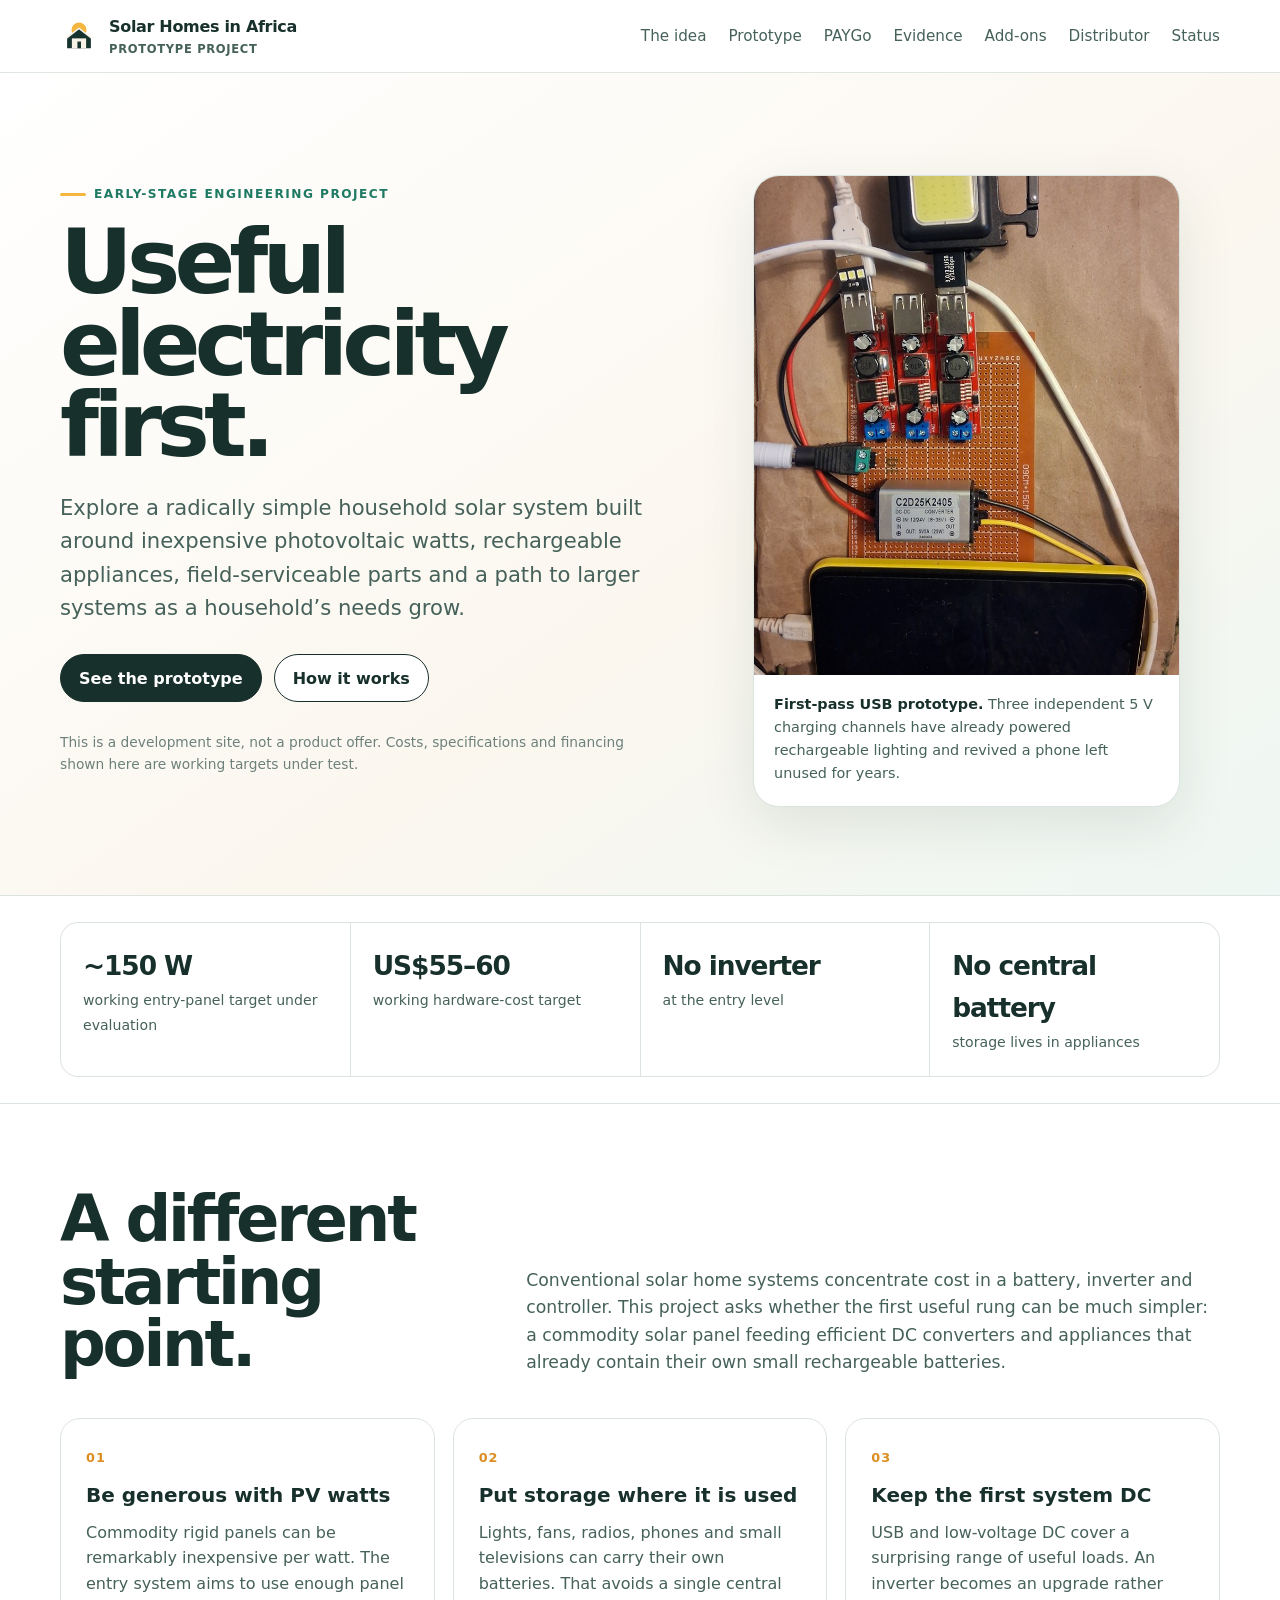
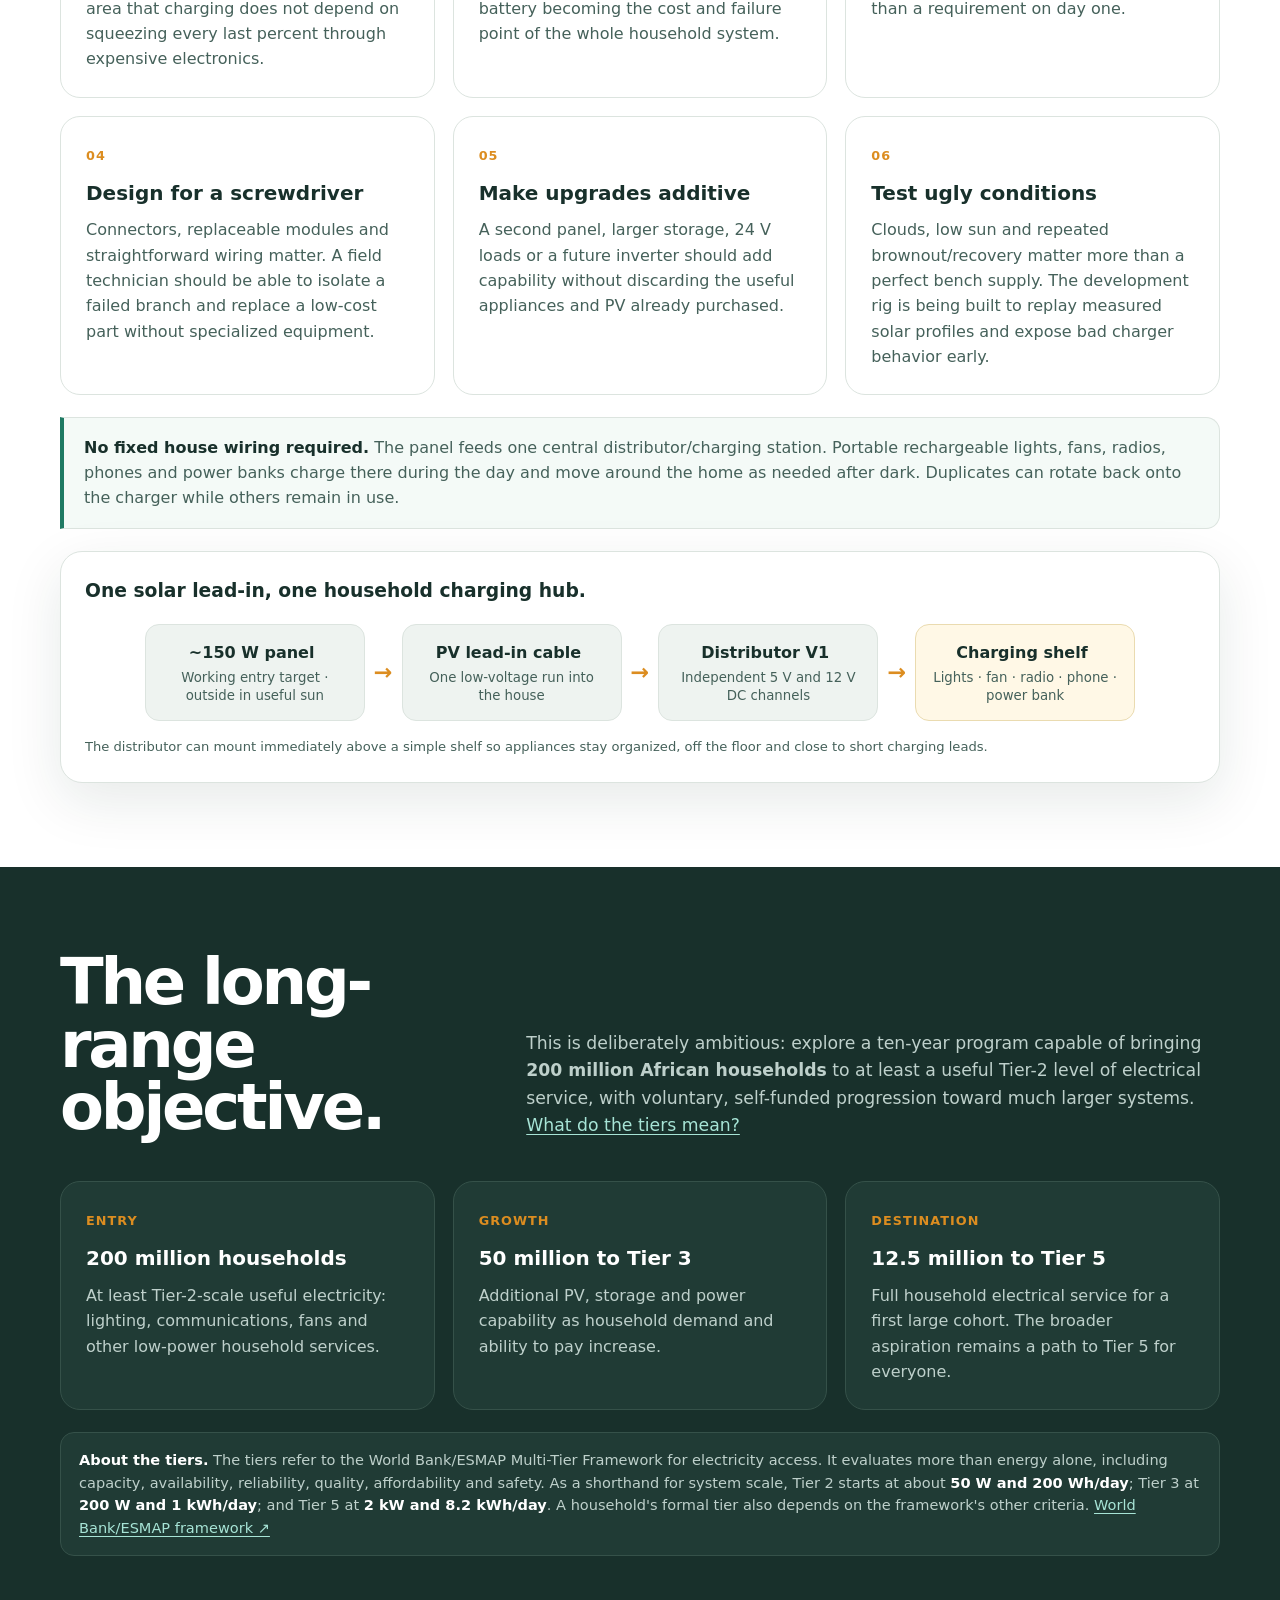
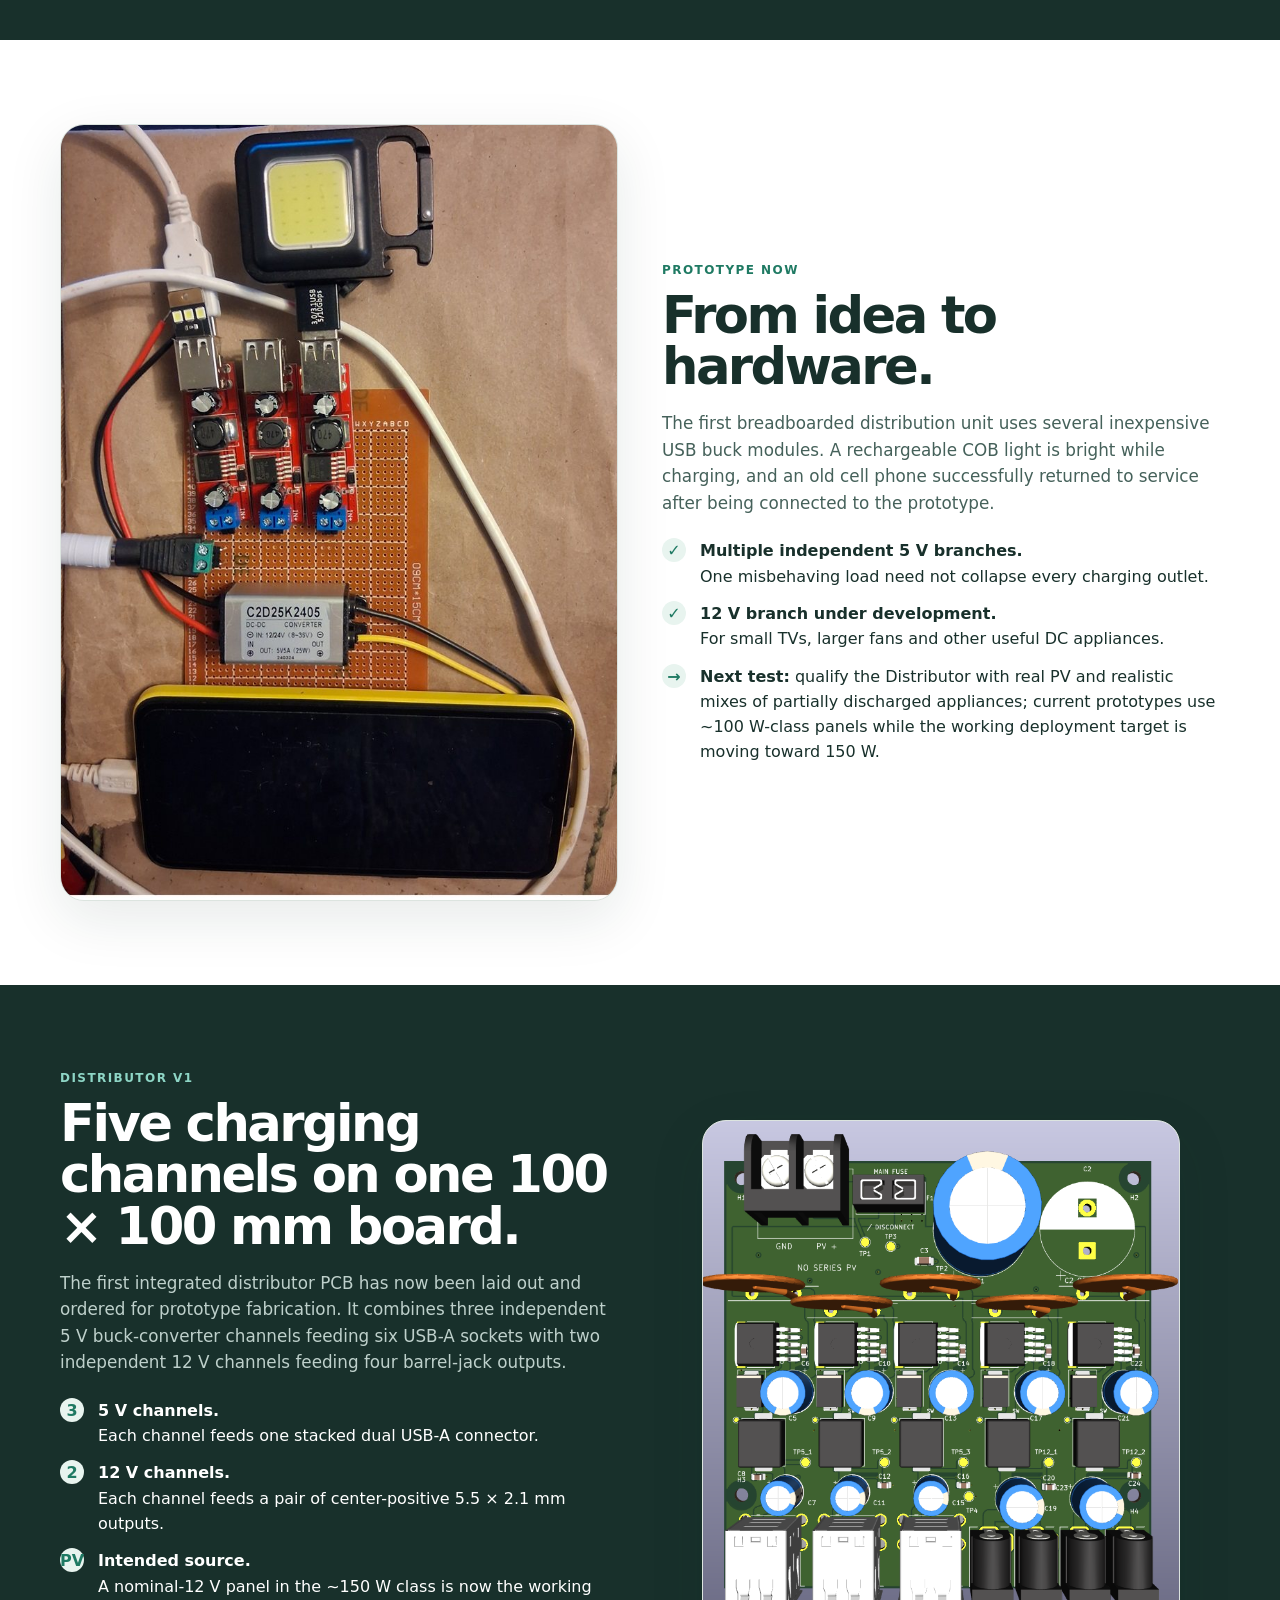
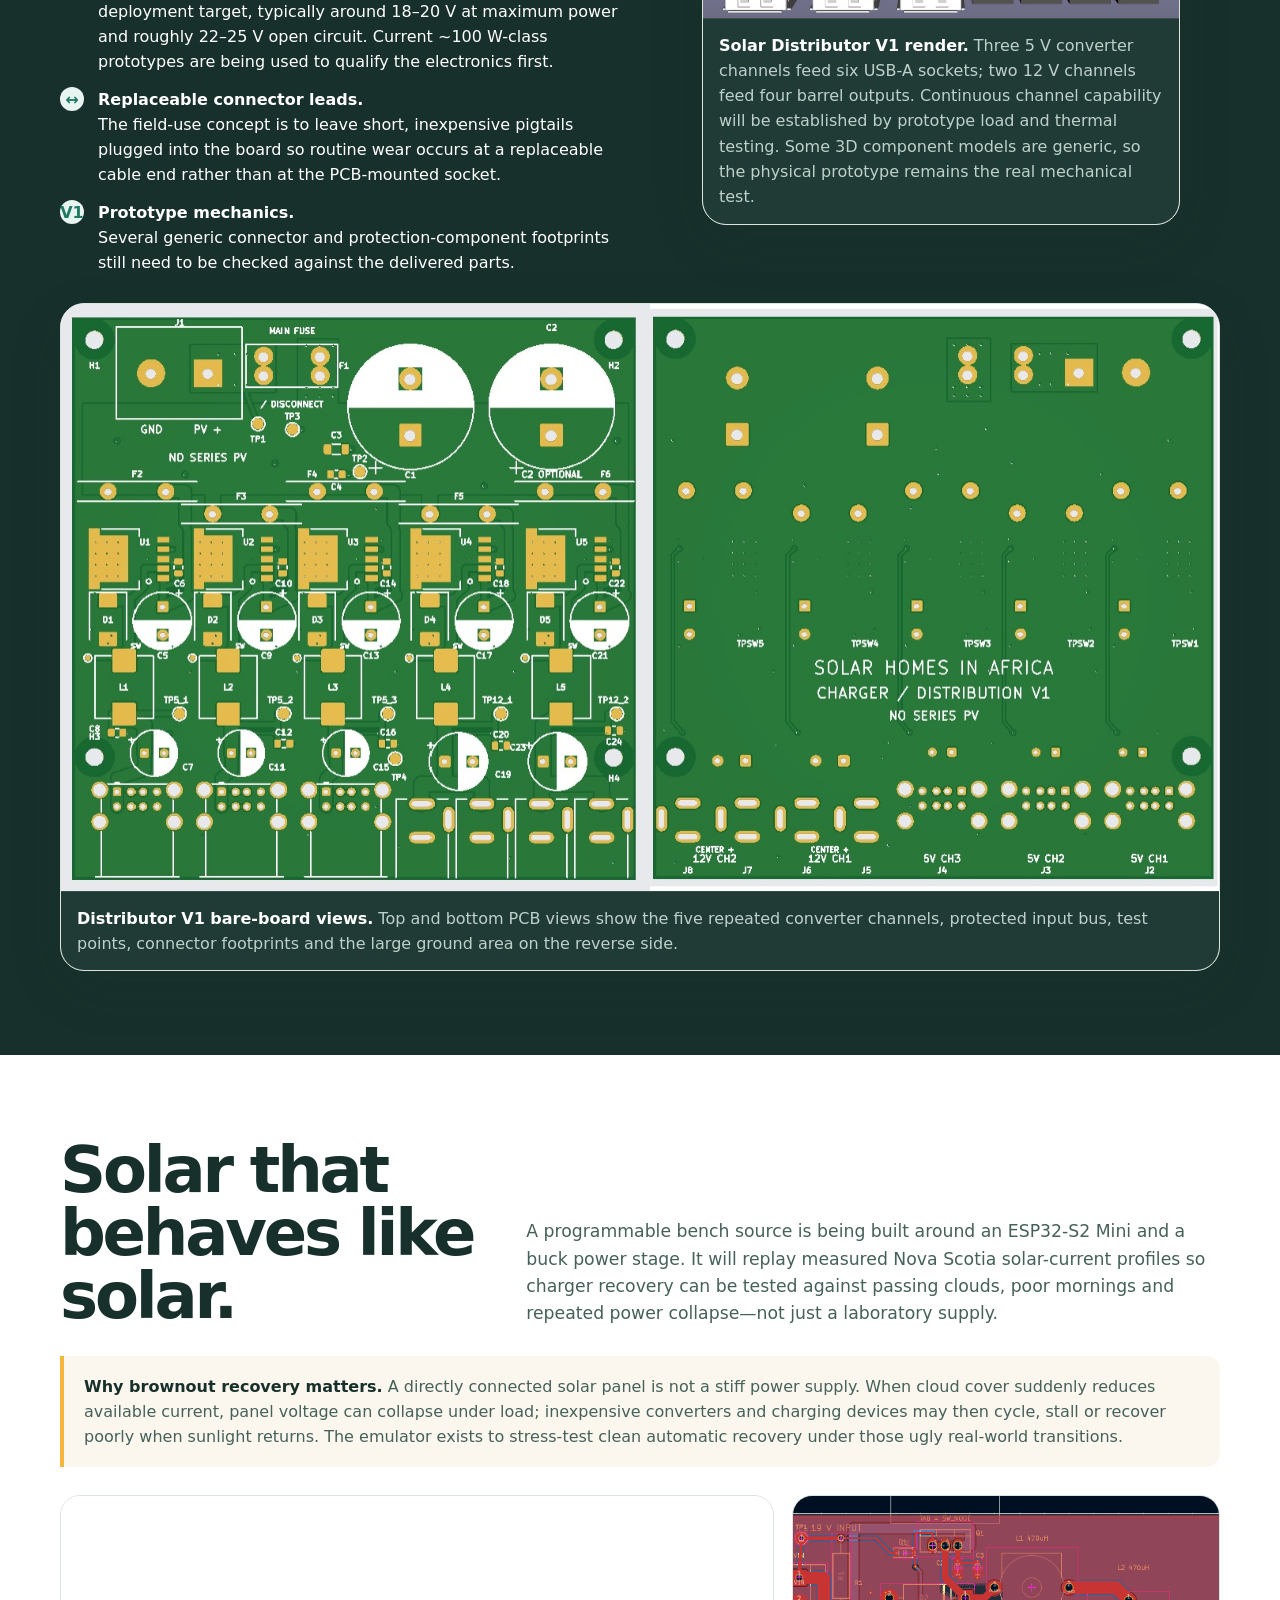
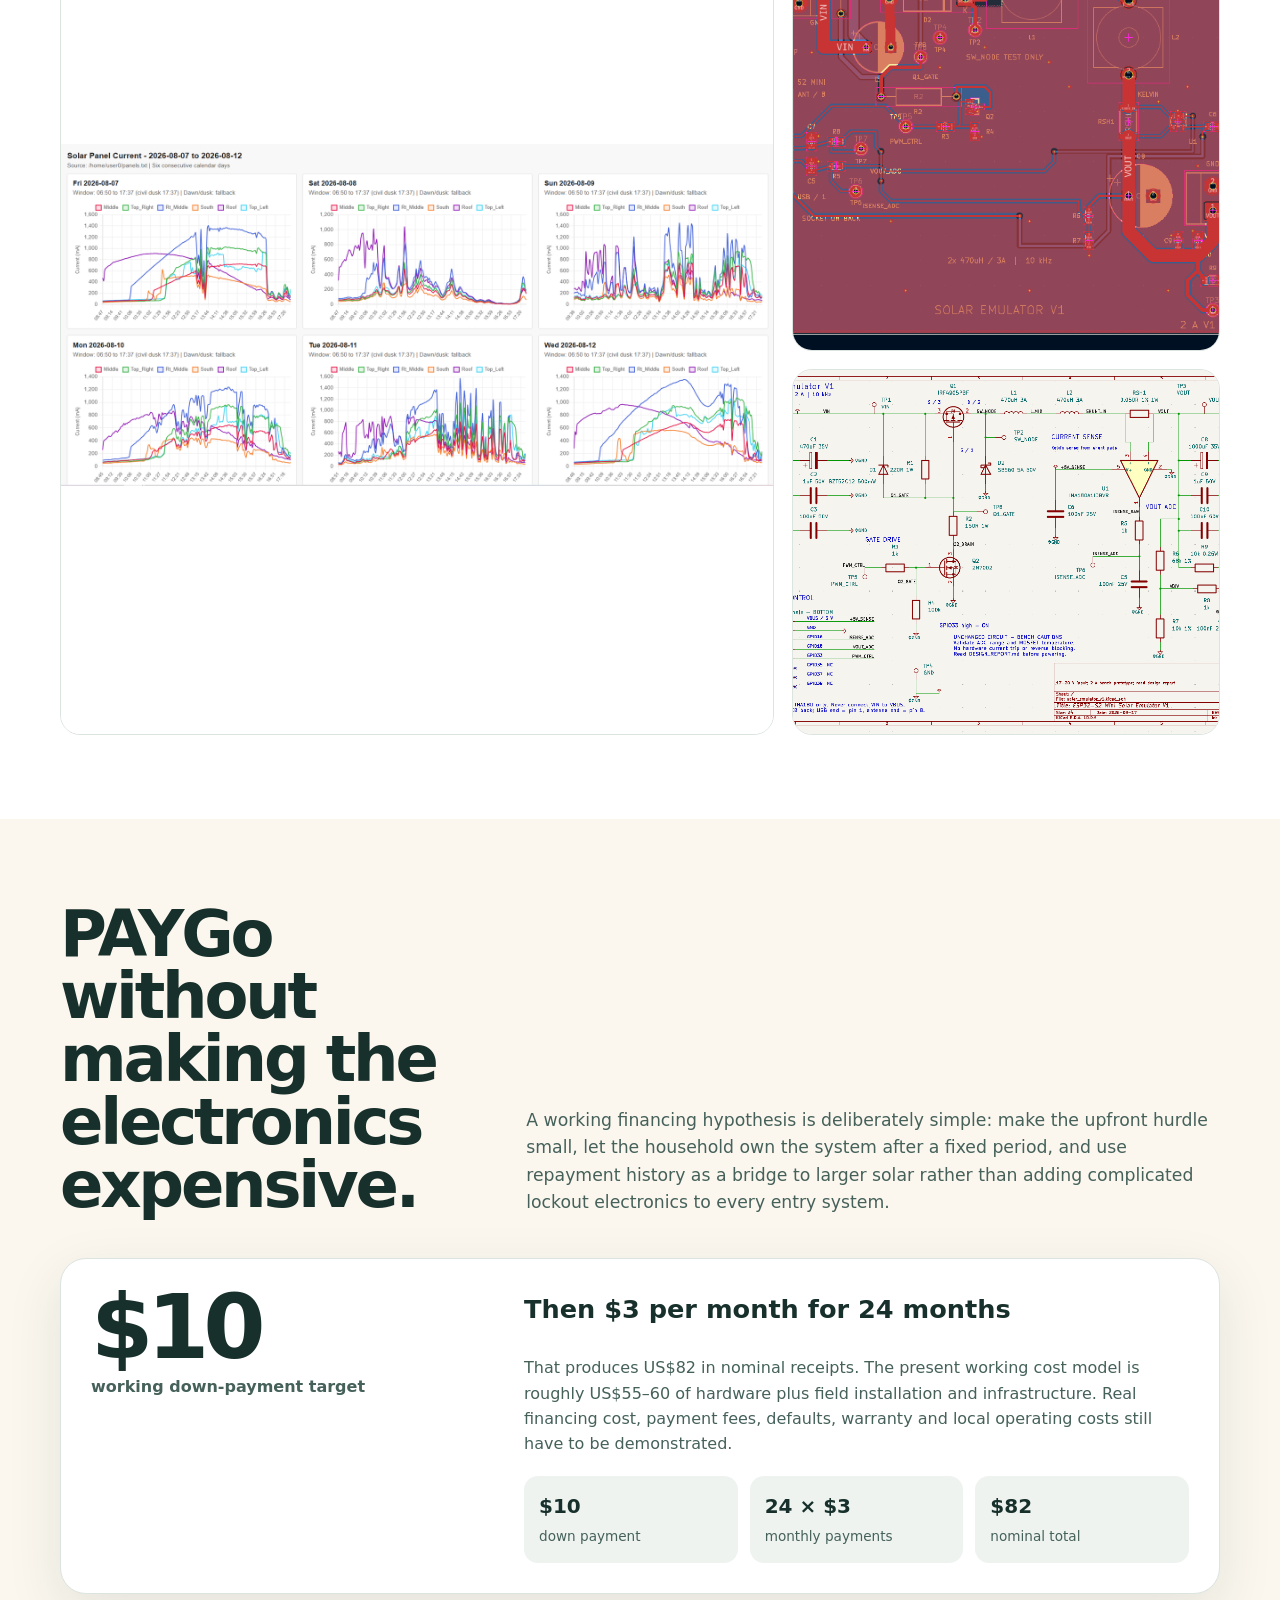
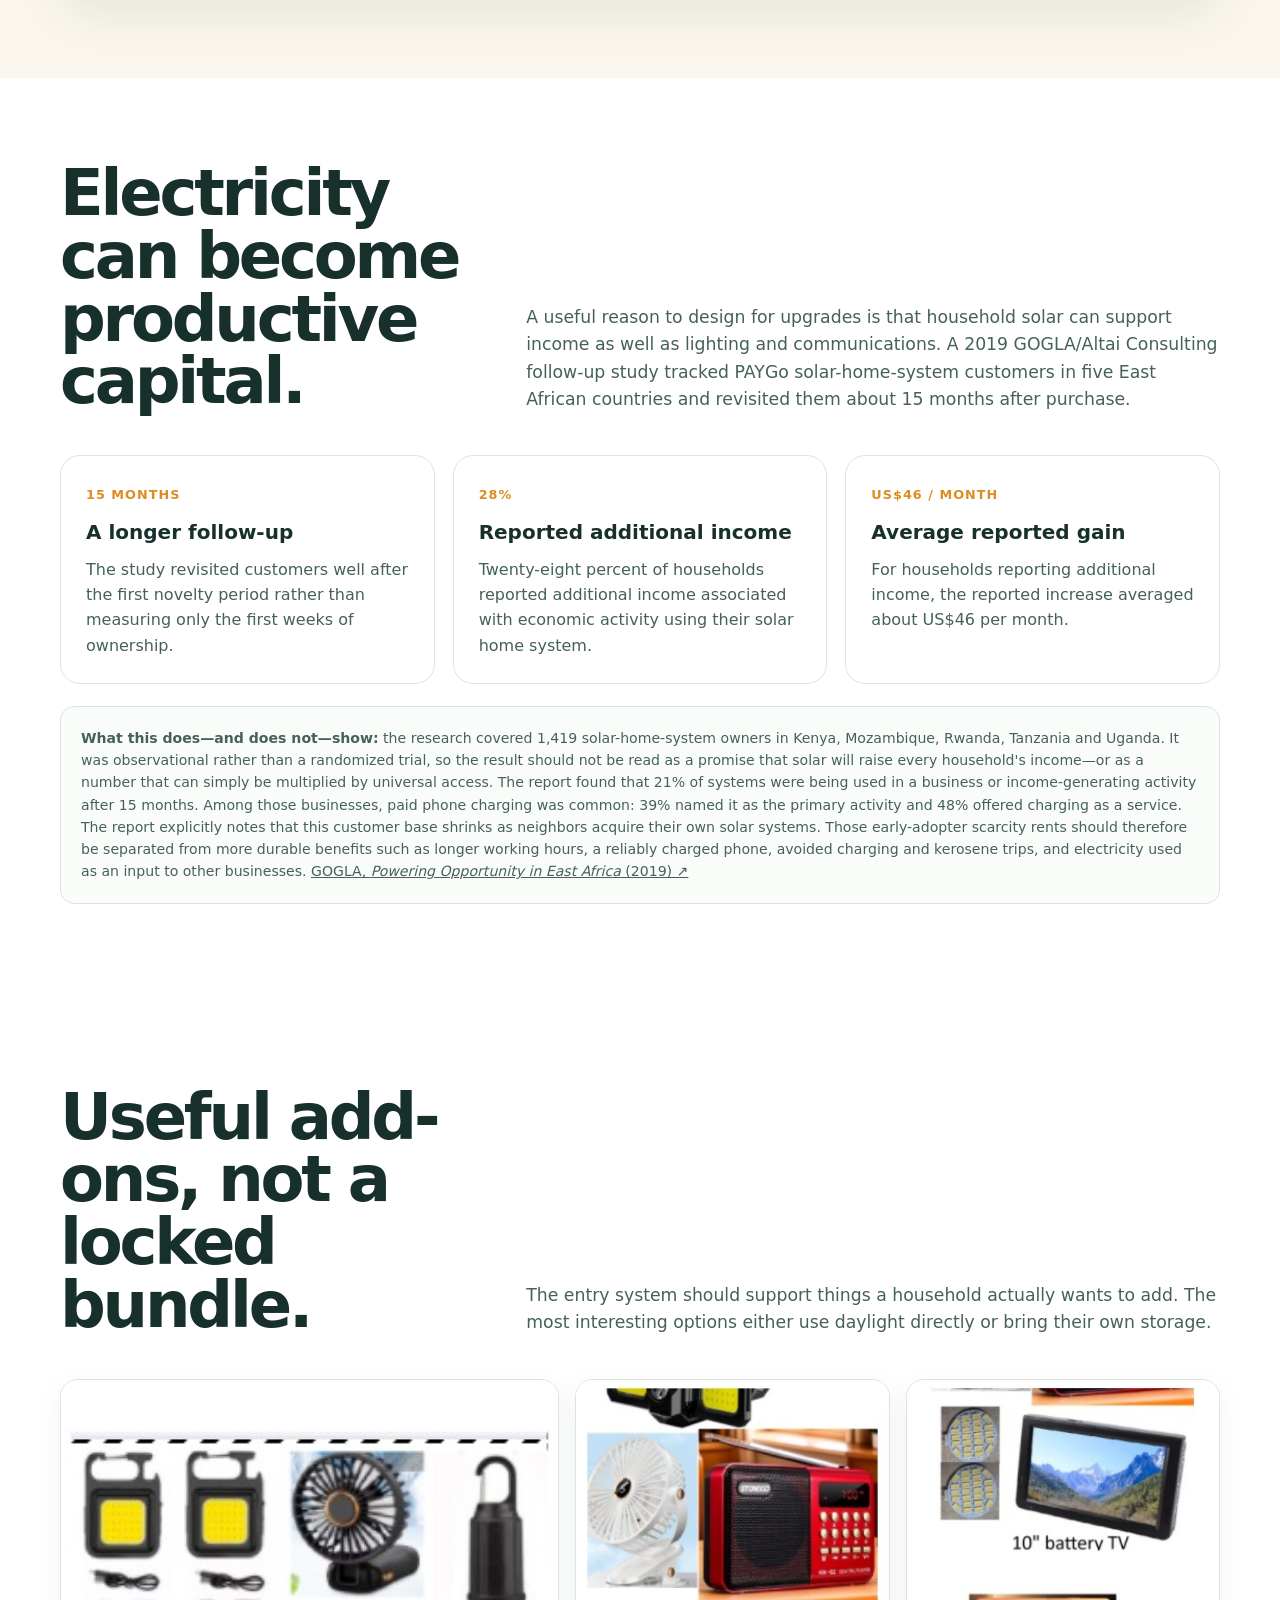
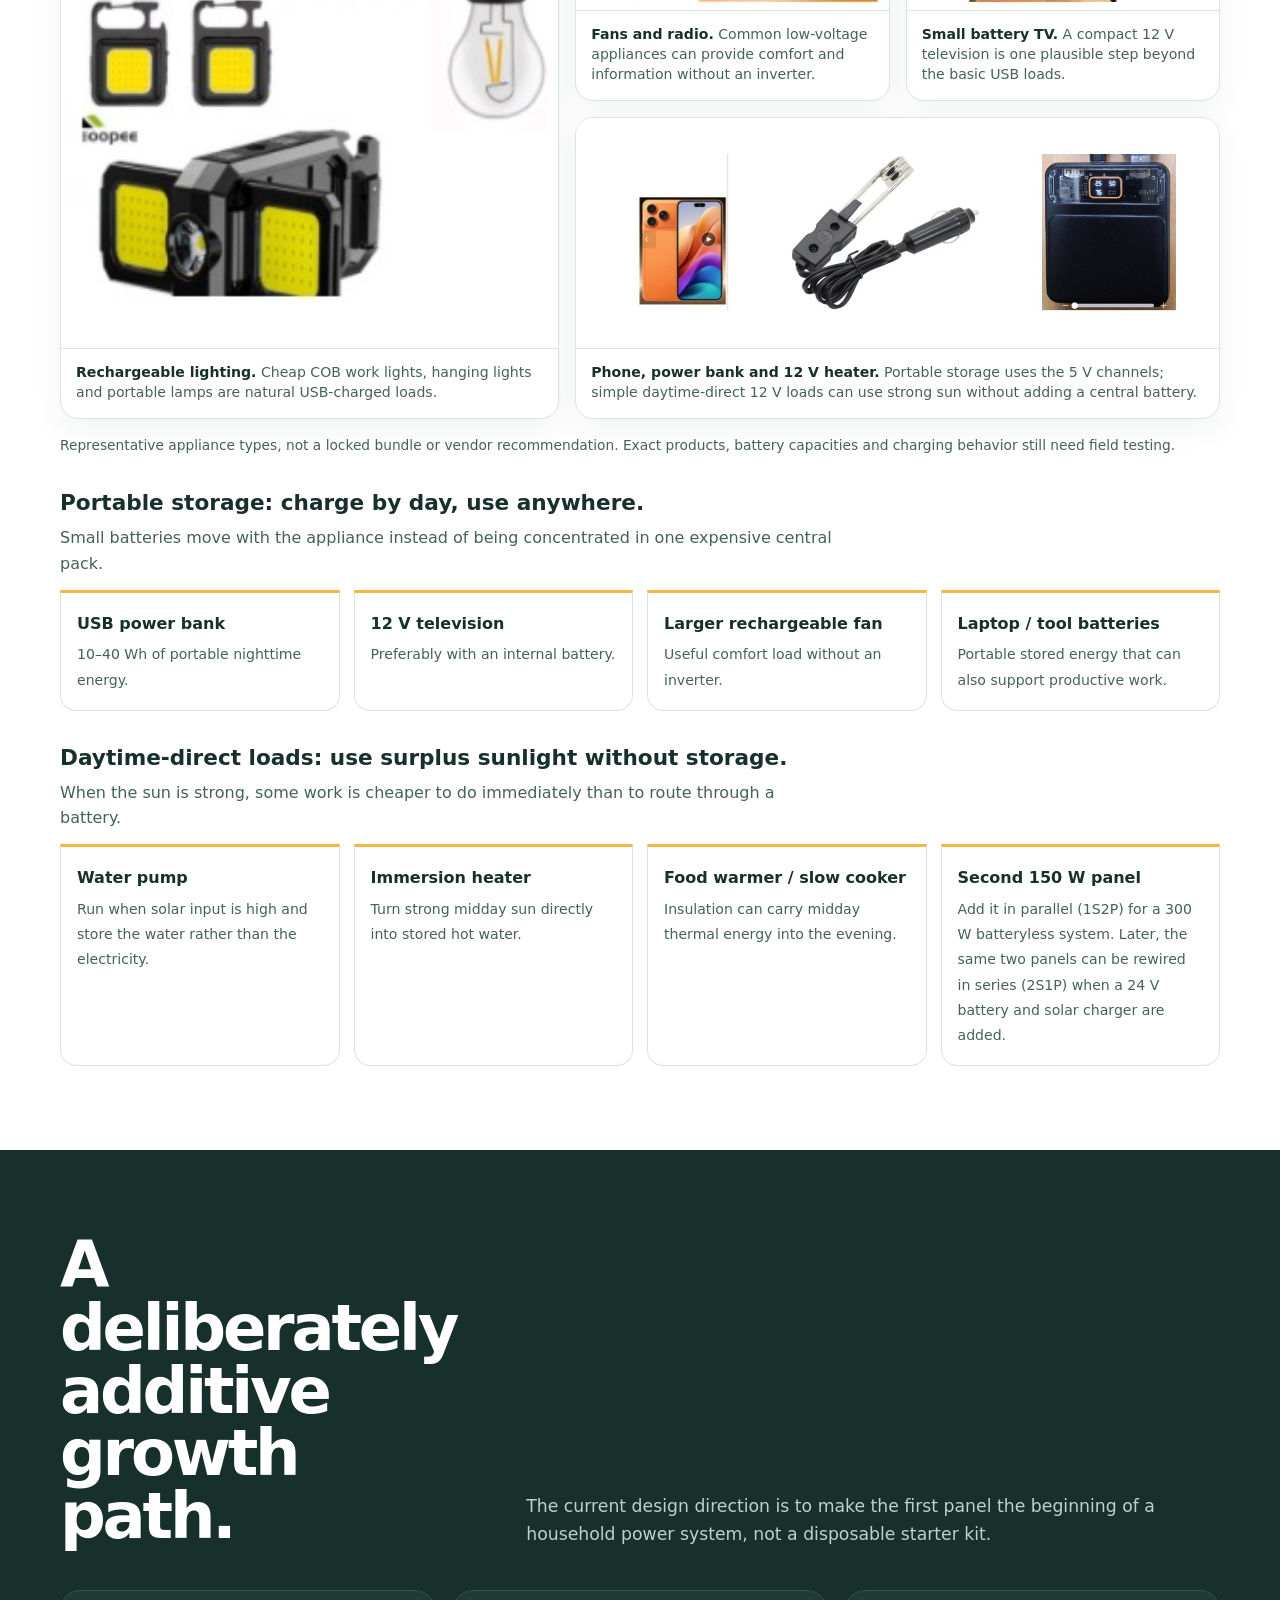
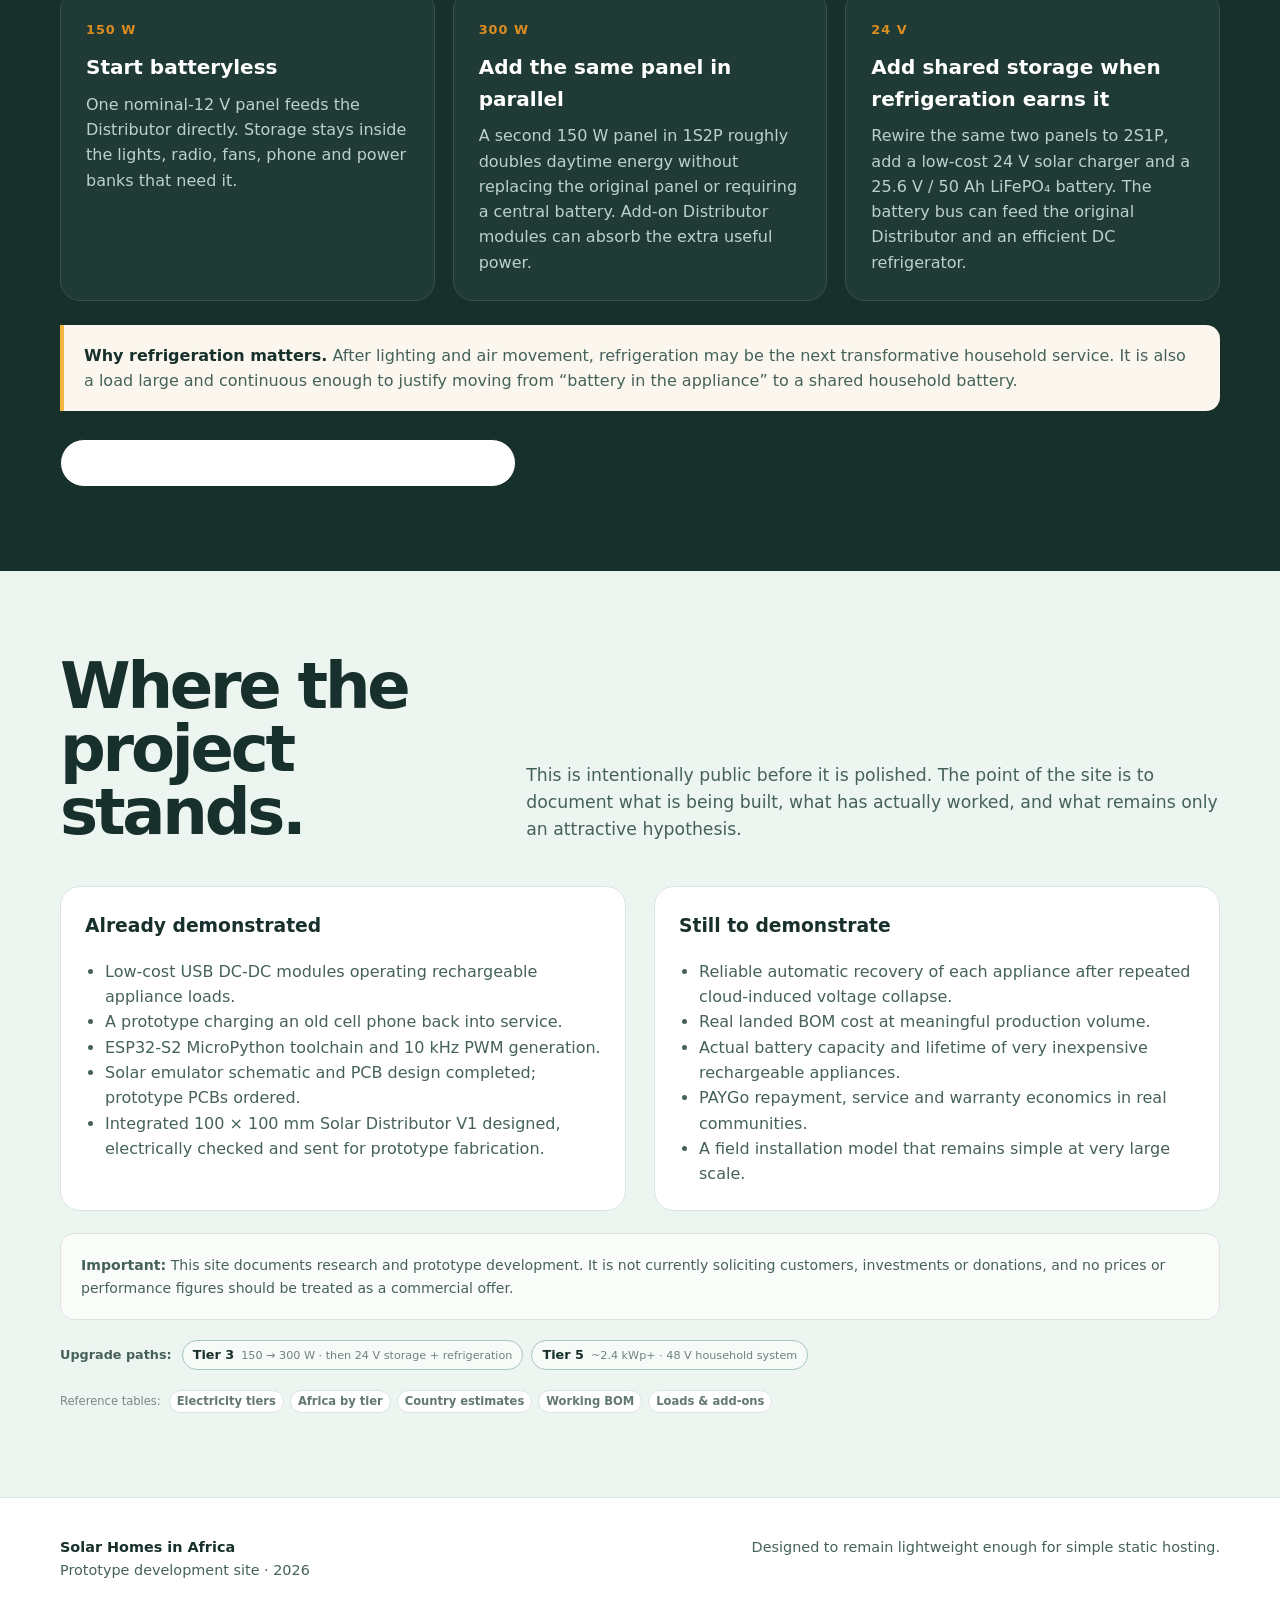
<file: index.html>
<!doctype html>
<html lang="en">
<head>
  <meta charset="utf-8">
  <meta name="viewport" content="width=device-width, initial-scale=1">
  <title>Solar Homes in Africa — low-cost, upgradeable household solar</title>
  <meta name="description" content="An early-stage engineering project exploring a low-cost, serviceable path from basic household solar to much higher levels of electrical access.">
  <meta name="theme-color" content="#18302b">
  <link rel="icon" href="assets/logo-mark.svg" type="image/svg+xml">
  <link rel="stylesheet" href="styles.css?v=1.12">
</head>
<body>
<header class="site-header">
  <div class="container nav">
    <a class="brand" href="#top"><img src="assets/logo-mark.svg" alt=""><span>Solar Homes in Africa<small>prototype project</small></span></a>
    <nav class="nav-links" aria-label="Main navigation">
      <a href="#idea">The idea</a><a href="#prototype">Prototype</a><a href="#paygo">PAYGo</a><a href="#evidence">Evidence</a><a href="#addons">Add-ons</a><a href="#distributor">Distributor</a><a href="#status">Status</a>
    </nav>
  </div>
</header>
<main id="top">
<section class="hero">
  <div class="container hero-grid">
    <div>
      <div class="eyebrow">Early-stage engineering project</div>
      <h1>Useful electricity first.</h1>
      <p>Explore a radically simple household solar system built around inexpensive photovoltaic watts, rechargeable appliances, field-serviceable parts and a path to larger systems as a household’s needs grow.</p>
      <div class="hero-actions"><a class="button primary" href="#prototype">See the prototype</a><a class="button secondary" href="#idea">How it works</a></div>
      <p class="microcopy">This is a development site, not a product offer. Costs, specifications and financing shown here are working targets under test.</p>
    </div>
    <figure class="hero-card">
      <img src="assets/img/usb-prototype.jpg" alt="Early USB charging prototype with rechargeable work light and cell phone">
      <figcaption class="caption"><strong>First-pass USB prototype.</strong> Three independent 5 V charging channels have already powered rechargeable lighting and revived a phone left unused for years.</figcaption>
    </figure>
  </div>
</section>
<div class="stats">
  <div class="container stats-grid">
    <div class="stat"><b>~150 W</b><span>working entry-panel target under evaluation</span></div>
    <div class="stat"><b>US$55–60</b><span>working hardware-cost target</span></div>
    <div class="stat"><b>No inverter</b><span>at the entry level</span></div>
    <div class="stat"><b>No central battery</b><span>storage lives in appliances</span></div>
  </div>
</div>
<section id="idea">
  <div class="container">
    <div class="section-head"><h2>A different starting point.</h2><p>Conventional solar home systems concentrate cost in a battery, inverter and controller. This project asks whether the first useful rung can be much simpler: a commodity solar panel feeding efficient DC converters and appliances that already contain their own small rechargeable batteries.</p></div>
    <div class="cards">
      <article class="card"><span class="num">01</span><h3>Be generous with PV watts</h3><p>Commodity rigid panels can be remarkably inexpensive per watt. The entry system aims to use enough panel area that charging does not depend on squeezing every last percent through expensive electronics.</p></article>
      <article class="card"><span class="num">02</span><h3>Put storage where it is used</h3><p>Lights, fans, radios, phones and small televisions can carry their own batteries. That avoids a single central battery becoming the cost and failure point of the whole household system.</p></article>
      <article class="card"><span class="num">03</span><h3>Keep the first system DC</h3><p>USB and low-voltage DC cover a surprising range of useful loads. An inverter becomes an upgrade rather than a requirement on day one.</p></article>
      <article class="card"><span class="num">04</span><h3>Design for a screwdriver</h3><p>Connectors, replaceable modules and straightforward wiring matter. A field technician should be able to isolate a failed branch and replace a low-cost part without specialized equipment.</p></article>
      <article class="card"><span class="num">05</span><h3>Make upgrades additive</h3><p>A second panel, larger storage, 24 V loads or a future inverter should add capability without discarding the useful appliances and PV already purchased.</p></article>
      <article class="card"><span class="num">06</span><h3>Test ugly conditions</h3><p>Clouds, low sun and repeated brownout/recovery matter more than a perfect bench supply. The development rig is being built to replay measured solar profiles and expose bad charger behavior early.</p></article>
    </div>
    <aside class="hub-note">
      <strong>No fixed house wiring required.</strong> The panel feeds one central distributor/charging station. Portable rechargeable lights, fans, radios, phones and power banks charge there during the day and move around the home as needed after dark. Duplicates can rotate back onto the charger while others remain in use.
    </aside>
    <div class="architecture charging-flow" aria-label="Entry system charging-hub diagram">
      <h3>One solar lead-in, one household charging hub.</h3>
      <div class="flow-row">
        <div class="flow-box"><strong>~150 W panel</strong><small>Working entry target · outside in useful sun</small></div>
        <div class="flow-arrow" aria-hidden="true">→</div>
        <div class="flow-box"><strong>PV lead-in cable</strong><small>One low-voltage run into the house</small></div>
        <div class="flow-arrow" aria-hidden="true">→</div>
        <div class="flow-box"><strong>Distributor V1</strong><small>Independent 5 V and 12 V DC channels</small></div>
        <div class="flow-arrow" aria-hidden="true">→</div>
        <div class="flow-box"><strong>Charging shelf</strong><small>Lights · fan · radio · phone · power bank</small></div>
      </div>
      <p class="assumption" style="margin:16px 0 0">The distributor can mount immediately above a simple shelf so appliances stay organized, off the floor and close to short charging leads.</p>
    </div>
  </div>
</section>
<section class="band">
  <div class="container">
    <div class="section-head"><h2>The long-range objective.</h2><p>This is deliberately ambitious: explore a ten-year program capable of bringing <strong>200 million African households</strong> to at least a useful Tier-2 level of electrical service, with voluntary, self-funded progression toward much larger systems. <a class="tier-link" href="#tiers">What do the tiers mean?</a></p></div>
    <div class="cards">
      <article class="card"><span class="num">ENTRY</span><h3>200 million households</h3><p>At least Tier-2-scale useful electricity: lighting, communications, fans and other low-power household services.</p></article>
      <article class="card"><span class="num">GROWTH</span><h3>50 million to Tier 3</h3><p>Additional PV, storage and power capability as household demand and ability to pay increase.</p></article>
      <article class="card"><span class="num">DESTINATION</span><h3>12.5 million to Tier 5</h3><p>Full household electrical service for a first large cohort. The broader aspiration remains a path to Tier 5 for everyone.</p></article>
    </div>
    <aside class="tier-note" id="tiers" aria-label="Electricity access tier explanation">
      <strong>About the tiers.</strong> The tiers refer to the World Bank/ESMAP Multi-Tier Framework for electricity access. It evaluates more than energy alone, including capacity, availability, reliability, quality, affordability and safety. As a shorthand for system scale, Tier 2 starts at about <strong>50 W and 200 Wh/day</strong>; Tier 3 at <strong>200 W and 1 kWh/day</strong>; and Tier 5 at <strong>2 kW and 8.2 kWh/day</strong>. A household's formal tier also depends on the framework's other criteria. <a href="https://www.worldbank.org/content/dam/Worldbank/Topics/Energy%20and%20Extract/Beyond_Connections_Energy_Access_Redefined_Exec_ESMAP_2015.pdf" target="_blank" rel="noopener">World Bank/ESMAP framework ↗</a>
    </aside>
  </div>
</section>
<section id="prototype">
  <div class="container split">
    <div class="photo-frame"><img src="assets/img/usb-prototype.jpg" alt="USB charging bench prototype"></div>
    <div><div class="kicker">Prototype now</div><h2>From idea to hardware.</h2><p>The first breadboarded distribution unit uses several inexpensive USB buck modules. A rechargeable COB light is bright while charging, and an old cell phone successfully returned to service after being connected to the prototype.</p>
      <div class="bullet-list">
        <div class="bullet"><i>✓</i><div><strong>Multiple independent 5 V branches.</strong><br>One misbehaving load need not collapse every charging outlet.</div></div>
        <div class="bullet"><i>✓</i><div><strong>12 V branch under development.</strong><br>For small TVs, larger fans and other useful DC appliances.</div></div>
        <div class="bullet"><i>→</i><div><strong>Next test:</strong> qualify the Distributor with real PV and realistic mixes of partially discharged appliances; current prototypes use ~100 W-class panels while the working deployment target is moving toward 150 W.</div></div>
      </div>
    </div>
  </div>
</section>
<section class="band" id="distributor">
  <div class="container split">
    <div>
      <div class="kicker" style="color:#8ed6c6">Distributor V1</div>
      <h2>Five charging channels on one 100 × 100 mm board.</h2>
      <p class="muted">The first integrated distributor PCB has now been laid out and ordered for prototype fabrication. It combines three independent 5 V buck-converter channels feeding six USB-A sockets with two independent 12 V channels feeding four barrel-jack outputs.</p>
      <div class="bullet-list">
        <div class="bullet"><i>3</i><div><strong>5 V channels.</strong><br>Each channel feeds one stacked dual USB-A connector.</div></div>
        <div class="bullet"><i>2</i><div><strong>12 V channels.</strong><br>Each channel feeds a pair of center-positive 5.5 × 2.1 mm outputs.</div></div>
        <div class="bullet"><i>PV</i><div><strong>Intended source.</strong><br>A nominal-12 V panel in the ~150 W class is now the working deployment target, typically around 18–20 V at maximum power and roughly 22–25 V open circuit. Current ~100 W-class prototypes are being used to qualify the electronics first.</div></div>
        <div class="bullet"><i>↔</i><div><strong>Replaceable connector leads.</strong><br>The field-use concept is to leave short, inexpensive pigtails plugged into the board so routine wear occurs at a replaceable cable end rather than at the PCB-mounted socket.</div></div>
        <div class="bullet"><i>V1</i><div><strong>Prototype mechanics.</strong><br>Several generic connector and protection-component footprints still need to be checked against the delivered parts.</div></div>
      </div>
    </div>
    <figure class="photo-frame">
      <img src="assets/img/solar-distributor-v1-render.png" alt="3D rendering of the Solar Distributor V1 printed circuit board with input terminal, fuse, capacitors, regulators, USB outputs and barrel jacks">
      <figcaption class="caption" style="padding:14px 16px;color:#bed0cb;background:#203b35;border-top:1px solid #355149"><strong style="color:white">Solar Distributor V1 render.</strong> Three 5 V converter channels feed six USB-A sockets; two 12 V channels feed four barrel outputs. Continuous channel capability will be established by prototype load and thermal testing. Some 3D component models are generic, so the physical prototype remains the real mechanical test.</figcaption>
    </figure>
  </div>
  <div class="container board-view">
    <figure class="photo-frame">
      <img src="assets/img/solar-distributor-v1-pcb.jpg" alt="Top and bottom fabrication views of the Solar Distributor V1 printed circuit board">
      <figcaption class="caption" style="padding:14px 16px;color:#bed0cb;background:#203b35;border-top:1px solid #355149"><strong style="color:white">Distributor V1 bare-board views.</strong> Top and bottom PCB views show the five repeated converter channels, protected input bus, test points, connector footprints and the large ground area on the reverse side.</figcaption>
    </figure>
  </div>
</section>
<section>
  <div class="container">
    <div class="section-head"><h2>Solar that behaves like solar.</h2><p>A programmable bench source is being built around an ESP32-S2 Mini and a buck power stage. It will replay measured Nova Scotia solar-current profiles so charger recovery can be tested against passing clouds, poor mornings and repeated power collapse—not just a laboratory supply.</p></div>
    <div class="callout emulator-callout"><strong>Why brownout recovery matters.</strong> A directly connected solar panel is not a stiff power supply. When cloud cover suddenly reduces available current, panel voltage can collapse under load; inexpensive converters and charging devices may then cycle, stall or recover poorly when sunlight returns. The emulator exists to stress-test clean automatic recovery under those ugly real-world transitions.</div>
    <div class="gallery">
      <figure class="wide"><img src="assets/img/real-solar-profiles.png" alt="Measured solar current profiles over six days"><figcaption>Measured current profiles include smooth clear days and rapidly varying cloud conditions.</figcaption></figure>
      <figure><img src="assets/img/solar-emulator-pcb.png" alt="Solar emulator PCB layout"><figcaption>95 × 85 mm two-layer emulator PCB; first boards are on order.</figcaption></figure>
      <figure><img src="assets/img/solar-emulator-schematic.png" alt="Solar emulator schematic"><figcaption>Human-readable schematic: 19 V input, 10 kHz PWM, current sensing and programmable output behavior.</figcaption></figure>
    </div>
  </div>
</section>
<section class="finance" id="paygo">
  <div class="container">
    <div class="section-head"><h2>PAYGo without making the electronics expensive.</h2><p>A working financing hypothesis is deliberately simple: make the upfront hurdle small, let the household own the system after a fixed period, and use repayment history as a bridge to larger solar rather than adding complicated lockout electronics to every entry system.</p></div>
    <div class="finance-box">
      <div class="price">$10<small>working down-payment target</small></div>
      <div><h3 style="font-size:1.6rem;margin-top:0">Then $3 per month for 24 months</h3><p style="color:var(--ink-soft)">That produces US$82 in nominal receipts. The present working cost model is roughly US$55–60 of hardware plus field installation and infrastructure. Real financing cost, payment fees, defaults, warranty and local operating costs still have to be demonstrated.</p>
        <div class="formula"><div><b>$10</b><span>down payment</span></div><div><b>24 × $3</b><span>monthly payments</span></div><div><b>$82</b><span>nominal total</span></div></div>
      </div>
    </div>
  </div>
</section>
<section id="evidence">
  <div class="container">
    <div class="section-head"><h2>Electricity can become productive capital.</h2><p>A useful reason to design for upgrades is that household solar can support income as well as lighting and communications. A 2019 GOGLA/Altai Consulting follow-up study tracked PAYGo solar-home-system customers in five East African countries and revisited them about 15 months after purchase.</p></div>
    <div class="cards">
      <article class="card"><span class="num">15 MONTHS</span><h3>A longer follow-up</h3><p>The study revisited customers well after the first novelty period rather than measuring only the first weeks of ownership.</p></article>
      <article class="card"><span class="num">28%</span><h3>Reported additional income</h3><p>Twenty-eight percent of households reported additional income associated with economic activity using their solar home system.</p></article>
      <article class="card"><span class="num">US$46 / MONTH</span><h3>Average reported gain</h3><p>For households reporting additional income, the reported increase averaged about US$46 per month.</p></article>
    </div>
    <p class="disclaimer" style="margin-top:22px"><strong>What this does—and does not—show:</strong> the research covered 1,419 solar-home-system owners in Kenya, Mozambique, Rwanda, Tanzania and Uganda. It was observational rather than a randomized trial, so the result should not be read as a promise that solar will raise every household's income—or as a number that can simply be multiplied by universal access. The report found that 21% of systems were being used in a business or income-generating activity after 15 months. Among those businesses, paid phone charging was common: 39% named it as the primary activity and 48% offered charging as a service. The report explicitly notes that this customer base shrinks as neighbors acquire their own solar systems. Those early-adopter scarcity rents should therefore be separated from more durable benefits such as longer working hours, a reliably charged phone, avoided charging and kerosene trips, and electricity used as an input to other businesses. <a href="https://gogla.org/wp-content/uploads/2024/11/powering_opportunity_in_east_africa.pdf" target="_blank" rel="noopener">GOGLA, <em>Powering Opportunity in East Africa</em> (2019) ↗</a></p>
  </div>
</section>
<section id="addons">
  <div class="container">
    <div class="section-head"><h2>Useful add-ons, not a locked bundle.</h2><p>The entry system should support things a household actually wants to add. The most interesting options either use daylight directly or bring their own storage.</p></div>
    <div class="appliance-gallery" aria-label="Examples of low-voltage household appliances">
      <figure class="appliance-card appliance-wide"><img src="assets/img/appliances-lighting.jpg" alt="Examples of rechargeable COB work lights, a small fan, hanging light and portable work light"><figcaption><strong>Rechargeable lighting.</strong> Cheap COB work lights, hanging lights and portable lamps are natural USB-charged loads.</figcaption></figure>
      <figure class="appliance-card"><img src="assets/img/appliances-fan-radio.jpg" alt="Small rechargeable fan and portable radio"><figcaption><strong>Fans and radio.</strong> Common low-voltage appliances can provide comfort and information without an inverter.</figcaption></figure>
      <figure class="appliance-card"><img src="assets/img/appliances-tv.jpg" alt="Small LED lamps and a 10-inch battery television"><figcaption><strong>Small battery TV.</strong> A compact 12 V television is one plausible step beyond the basic USB loads.</figcaption></figure>
      <figure class="appliance-card appliance-phone"><img src="assets/img/appliances-phone-heater-bank.jpg" alt="Mobile phone, 12 V immersion water heater and USB power bank"><figcaption><strong>Phone, power bank and 12 V heater.</strong> Portable storage uses the 5 V channels; simple daytime-direct 12 V loads can use strong sun without adding a central battery.</figcaption></figure>
    </div>
    <p class="appliance-note">Representative appliance types, not a locked bundle or vendor recommendation. Exact products, battery capacities and charging behavior still need field testing.</p>
    <div class="addon-group">
      <h3>Portable storage: charge by day, use anywhere.</h3>
      <p>Small batteries move with the appliance instead of being concentrated in one expensive central pack.</p>
      <div class="addons">
        <div class="addon"><b>USB power bank</b><span>10–40 Wh of portable nighttime energy.</span></div>
        <div class="addon"><b>12 V television</b><span>Preferably with an internal battery.</span></div>
        <div class="addon"><b>Larger rechargeable fan</b><span>Useful comfort load without an inverter.</span></div>
        <div class="addon"><b>Laptop / tool batteries</b><span>Portable stored energy that can also support productive work.</span></div>
      </div>
    </div>
    <div class="addon-group">
      <h3>Daytime-direct loads: use surplus sunlight without storage.</h3>
      <p>When the sun is strong, some work is cheaper to do immediately than to route through a battery.</p>
      <div class="addons">
        <div class="addon"><b>Water pump</b><span>Run when solar input is high and store the water rather than the electricity.</span></div>
        <div class="addon"><b>Immersion heater</b><span>Turn strong midday sun directly into stored hot water.</span></div>
        <div class="addon"><b>Food warmer / slow cooker</b><span>Insulation can carry midday thermal energy into the evening.</span></div>
        <div class="addon"><b>Second 150 W panel</b><span>Add it in parallel (1S2P) for a 300 W batteryless system. Later, the same two panels can be rewired in series (2S1P) when a 24 V battery and solar charger are added.</span></div>
      </div>
    </div>
  </div>
</section>

<section class="band" id="growth-path">
  <div class="container">
    <div class="section-head"><h2>A deliberately additive growth path.</h2><p>The current design direction is to make the first panel the beginning of a household power system, not a disposable starter kit.</p></div>
    <div class="cards">
      <article class="card"><span class="num">150 W</span><h3>Start batteryless</h3><p>One nominal-12 V panel feeds the Distributor directly. Storage stays inside the lights, radio, fans, phone and power banks that need it.</p></article>
      <article class="card"><span class="num">300 W</span><h3>Add the same panel in parallel</h3><p>A second 150 W panel in 1S2P roughly doubles daytime energy without replacing the original panel or requiring a central battery. Add-on Distributor modules can absorb the extra useful power.</p></article>
      <article class="card"><span class="num">24 V</span><h3>Add shared storage when refrigeration earns it</h3><p>Rewire the same two panels to 2S1P, add a low-cost 24 V solar charger and a 25.6 V / 50 Ah LiFePO₄ battery. The battery bus can feed the original Distributor and an efficient DC refrigerator.</p></article>
    </div>
    <p class="callout" style="margin-top:24px"><strong>Why refrigeration matters.</strong> After lighting and air movement, refrigeration may be the next transformative household service. It is also a load large and continuous enough to justify moving from “battery in the appliance” to a shared household battery.</p>
    <div class="page-footer-links"><a class="button secondary" href="Upgrade_Path_to_Tier-3.html">See the 150 W → 300 W → refrigeration path →</a></div>
  </div>
</section>

<section class="status" id="status">
  <div class="container">
    <div class="section-head"><h2>Where the project stands.</h2><p>This is intentionally public before it is polished. The point of the site is to document what is being built, what has actually worked, and what remains only an attractive hypothesis.</p></div>
    <div class="status-grid">
      <div class="status-block"><h3>Already demonstrated</h3><ul><li>Low-cost USB DC-DC modules operating rechargeable appliance loads.</li><li>A prototype charging an old cell phone back into service.</li><li>ESP32-S2 MicroPython toolchain and 10 kHz PWM generation.</li><li>Solar emulator schematic and PCB design completed; prototype PCBs ordered.</li><li>Integrated 100 × 100 mm Solar Distributor V1 designed, electrically checked and sent for prototype fabrication.</li></ul></div>
      <div class="status-block"><h3>Still to demonstrate</h3><ul><li>Reliable automatic recovery of each appliance after repeated cloud-induced voltage collapse.</li><li>Real landed BOM cost at meaningful production volume.</li><li>Actual battery capacity and lifetime of very inexpensive rechargeable appliances.</li><li>PAYGo repayment, service and warranty economics in real communities.</li><li>A field installation model that remains simple at very large scale.</li></ul></div>
    </div>
    <p class="disclaimer" style="margin-top:22px"><strong>Important:</strong> This site documents research and prototype development. It is not currently soliciting customers, investments or donations, and no prices or performance figures should be treated as a commercial offer.</p>
    <div class="upgrade-notes" aria-label="Household upgrade path studies">
      <span>Upgrade paths:</span>
      <a href="Upgrade_Path_to_Tier-3.html"><strong>Tier 3</strong><small>150 → 300 W · then 24 V storage + refrigeration</small></a>
      <a href="Upgrade_Path_to_Tier-5.html"><strong>Tier 5</strong><small>~2.4 kWp+ · 48 V household system</small></a>
    </div>
    <div class="reference-notes" aria-label="Project reference tables">
      <span>Reference tables:</span>
      <a href="ref-electricity-tiers.html">Electricity tiers</a>
      <a href="ref-africa-households-by-tier.html">Africa by tier</a>
      <a href="ref-country-tier-estimates.html">Country estimates</a>
      <a href="ref-working-bom.html">Working BOM</a>
      <a href="ref-loads-addons.html">Loads &amp; add-ons</a>
    </div>
  </div>
</section>
</main>
<footer><div class="container footer-grid"><div><strong>Solar Homes in Africa</strong><br>Prototype development site · 2026</div><div>Designed to remain lightweight enough for simple static hosting.</div></div></footer>
<script src="script.js"></script>
</body>
</html>
</file>
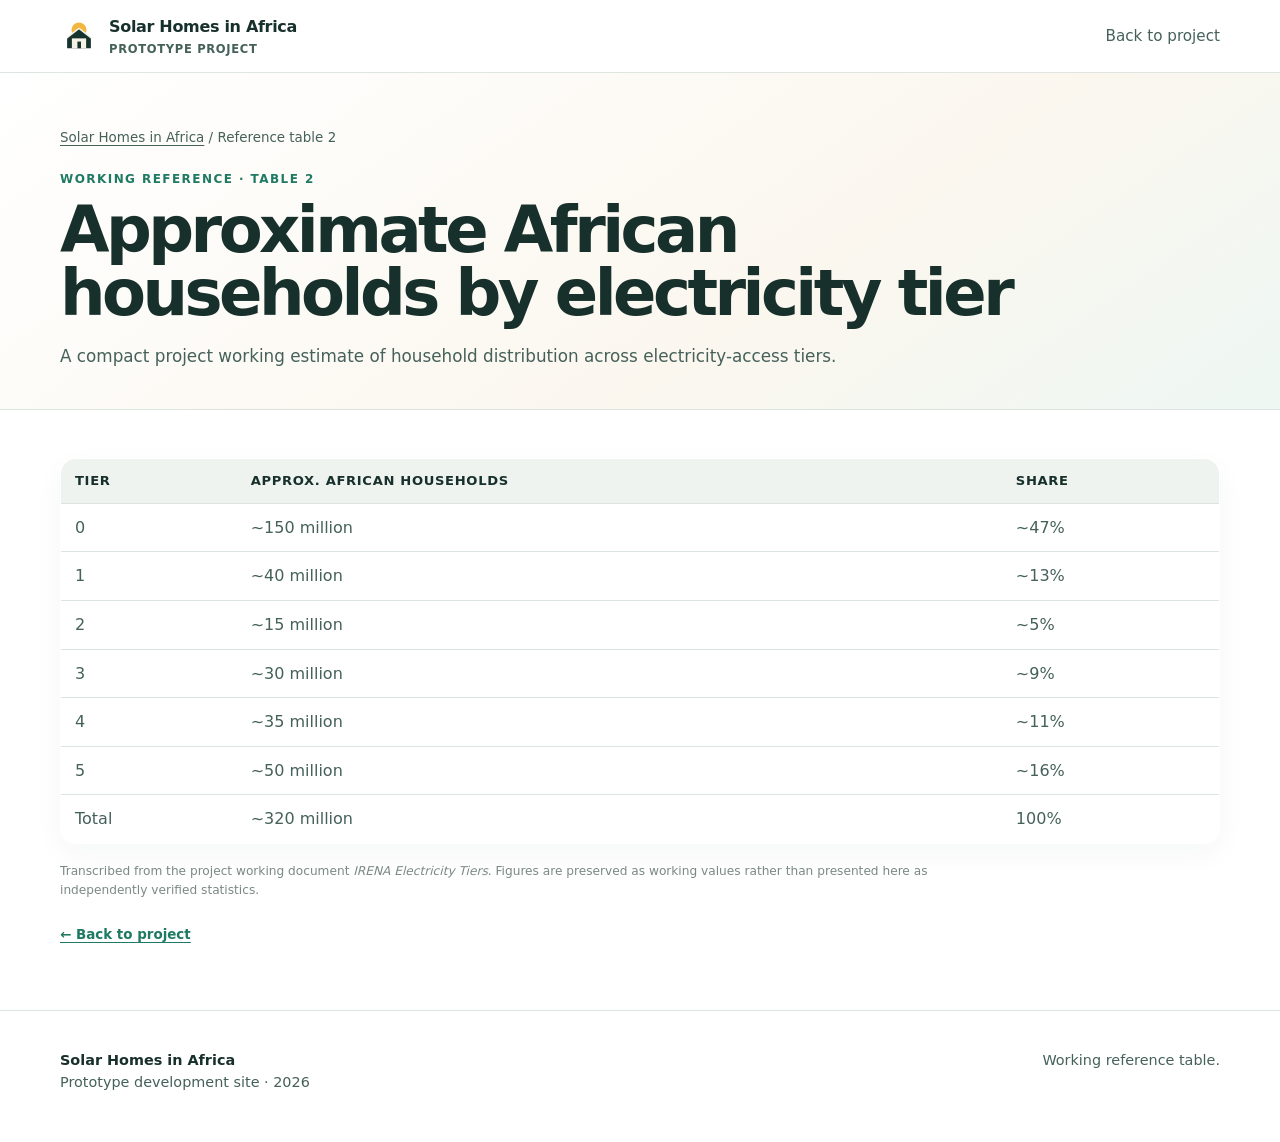
<file: ref-africa-households-by-tier.html>
<!doctype html>
<html lang="en">
<head>
  <meta charset="utf-8">
  <meta name="viewport" content="width=device-width, initial-scale=1">
  <title>Approximate African households by electricity tier — Solar Homes in Africa</title>
  <meta name="description" content="A compact project working estimate of household distribution across electricity-access tiers.">
  <meta name="theme-color" content="#18302b">
  <link rel="icon" href="assets/logo-mark.svg" type="image/svg+xml">
  <link rel="stylesheet" href="styles.css?v=1.9">
</head>
<body>
<header class="site-header">
  <div class="container nav">
    <a class="brand" href="index.html"><img src="assets/logo-mark.svg" alt=""><span>Solar Homes in Africa<small>prototype project</small></span></a>
    <nav class="nav-links" aria-label="Reference navigation"><a href="index.html">Back to project</a></nav>
  </div>
</header>
<main>
<section class="reference-hero">
  <div class="container">
    <div class="breadcrumb"><a href="index.html">Solar Homes in Africa</a> / Reference table 2</div>
    <div class="kicker">Working reference · table 2</div>
    <h1>Approximate African households by electricity tier</h1>
    <p class="lede">A compact project working estimate of household distribution across electricity-access tiers.</p>
  </div>
</section>
<section class="reference-section">
  <div class="container">
    
    <div class="reference-table-wrap"><table class="data-table reference-table"><tr><th>Tier</th><th>Approx. African households</th><th>Share</th></tr><tr><td>0</td><td>~150 million</td><td>~47%</td></tr><tr><td>1</td><td>~40 million</td><td>~13%</td></tr><tr><td>2</td><td>~15 million</td><td>~5%</td></tr><tr><td>3</td><td>~30 million</td><td>~9%</td></tr><tr><td>4</td><td>~35 million</td><td>~11%</td></tr><tr><td>5</td><td>~50 million</td><td>~16%</td></tr><tr><td>Total</td><td>~320 million</td><td>100%</td></tr></table></div>
    <p class="reference-source">Transcribed from the project working document <em>IRENA Electricity Tiers</em>. Figures are preserved as working values rather than presented here as independently verified statistics.</p>
    <div class="reference-back"><a href="index.html#status">← Back to project</a></div>
  </div>
</section>
</main>
<footer><div class="container footer-grid"><div><strong>Solar Homes in Africa</strong><br>Prototype development site · 2026</div><div>Working reference table.</div></div></footer>
</body>
</html>
</file>
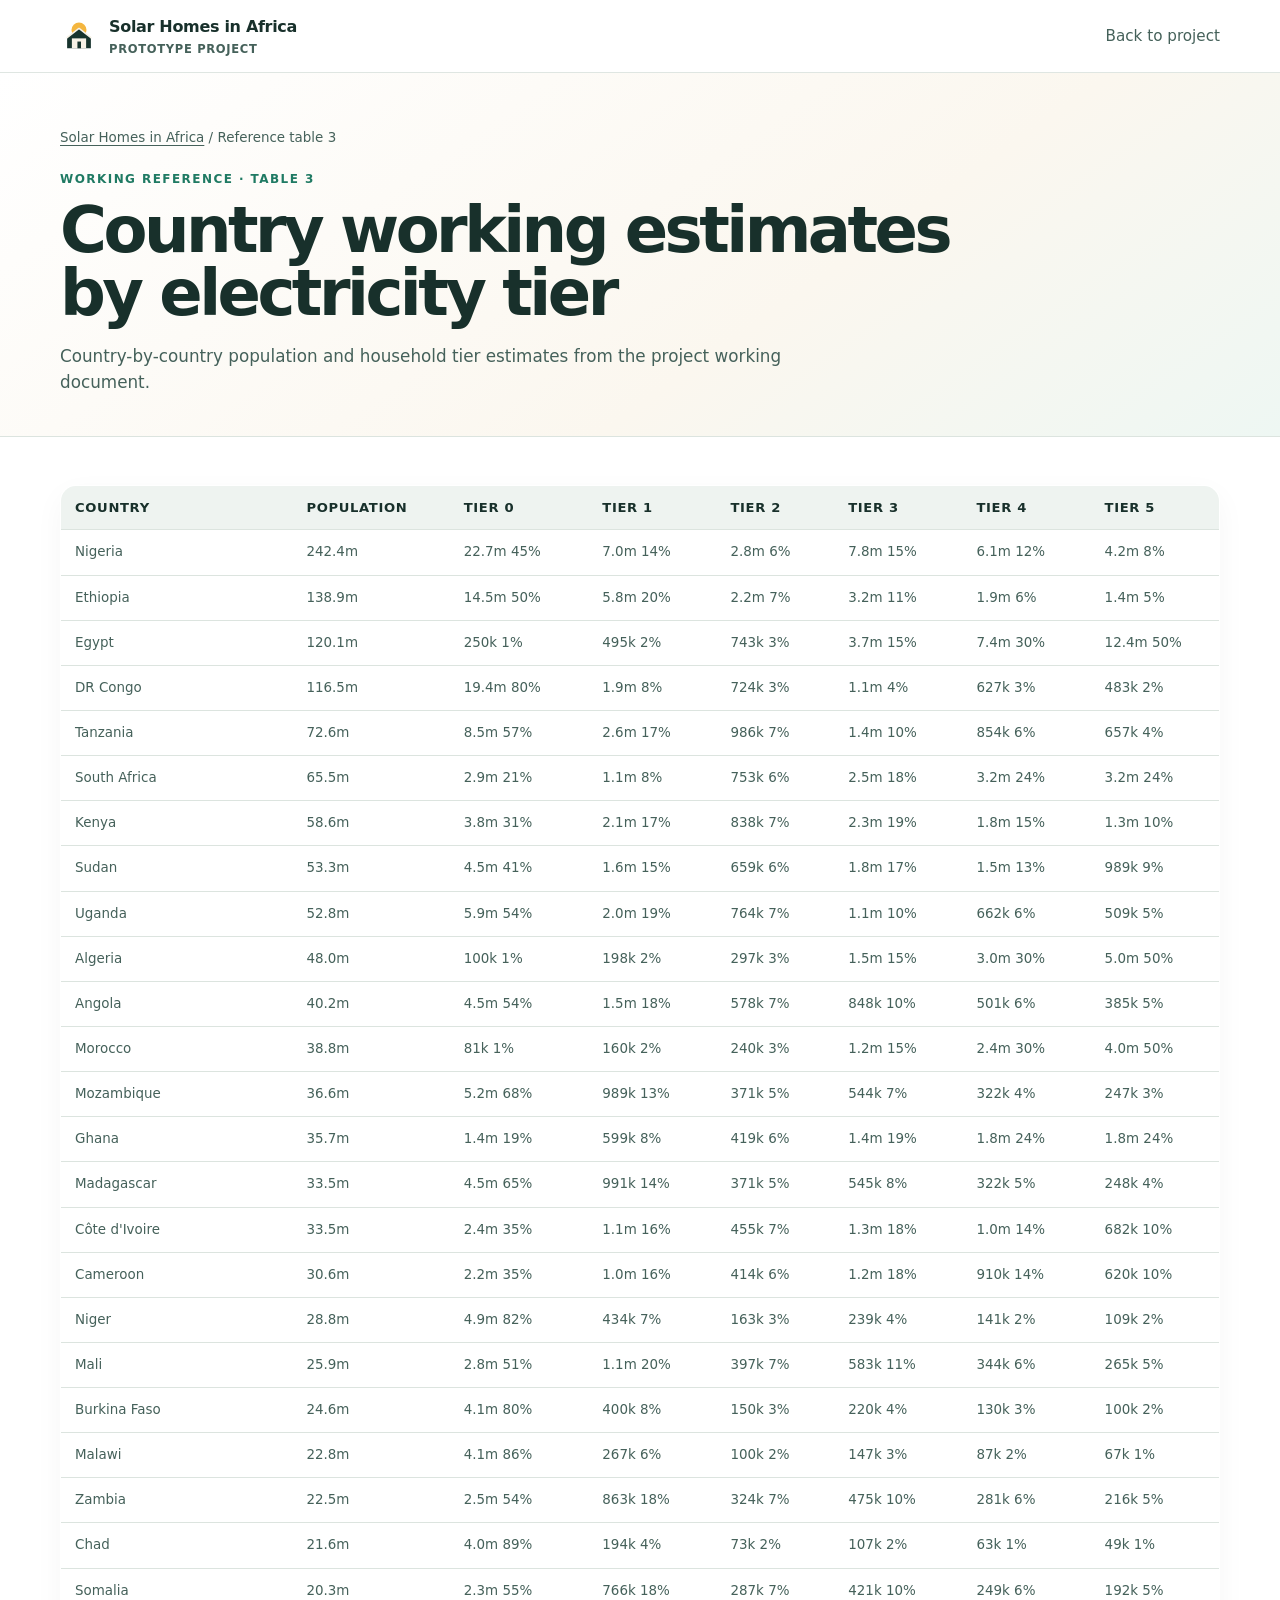
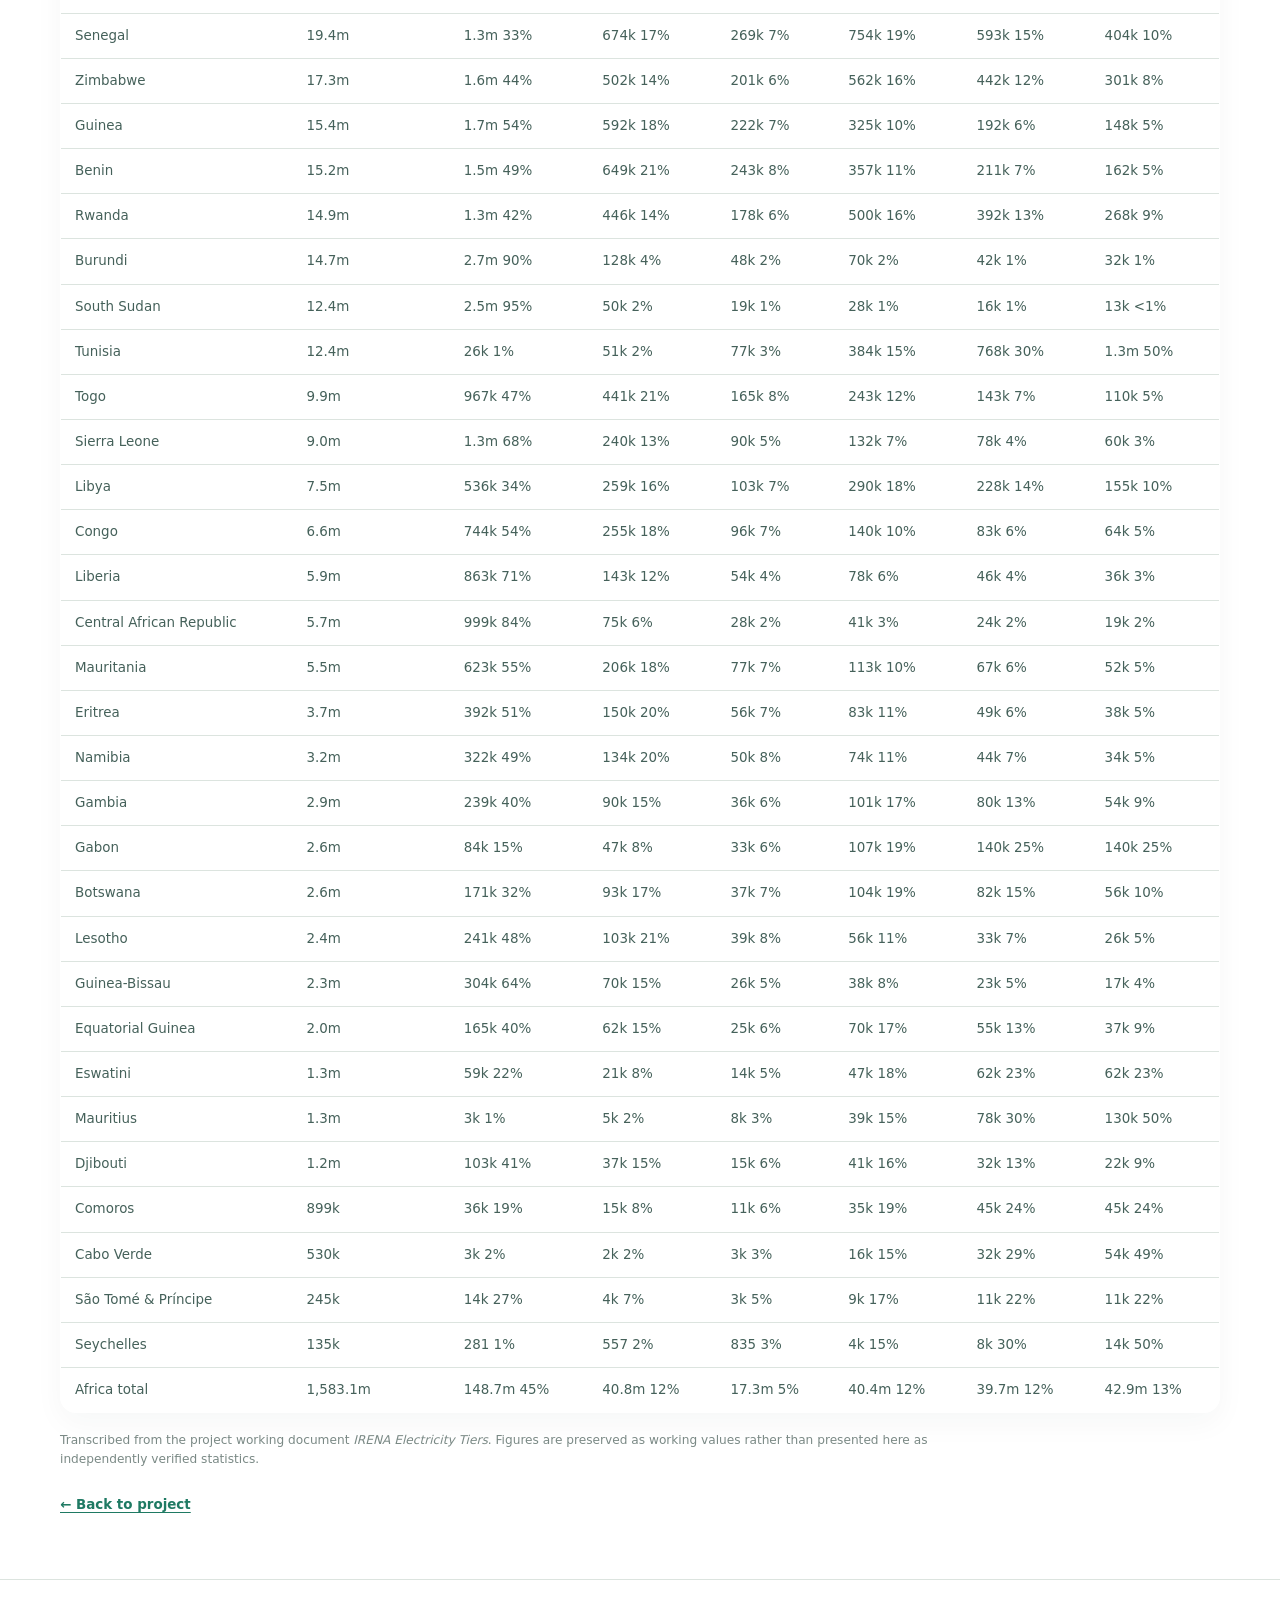
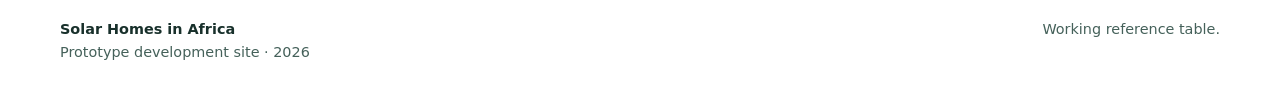
<file: ref-country-tier-estimates.html>
<!doctype html>
<html lang="en">
<head>
  <meta charset="utf-8">
  <meta name="viewport" content="width=device-width, initial-scale=1">
  <title>Country working estimates by electricity tier — Solar Homes in Africa</title>
  <meta name="description" content="Country-by-country population and household tier estimates from the project working document.">
  <meta name="theme-color" content="#18302b">
  <link rel="icon" href="assets/logo-mark.svg" type="image/svg+xml">
  <link rel="stylesheet" href="styles.css?v=1.9">
</head>
<body>
<header class="site-header">
  <div class="container nav">
    <a class="brand" href="index.html"><img src="assets/logo-mark.svg" alt=""><span>Solar Homes in Africa<small>prototype project</small></span></a>
    <nav class="nav-links" aria-label="Reference navigation"><a href="index.html">Back to project</a></nav>
  </div>
</header>
<main>
<section class="reference-hero">
  <div class="container">
    <div class="breadcrumb"><a href="index.html">Solar Homes in Africa</a> / Reference table 3</div>
    <div class="kicker">Working reference · table 3</div>
    <h1>Country working estimates by electricity tier</h1>
    <p class="lede">Country-by-country population and household tier estimates from the project working document.</p>
  </div>
</section>
<section class="reference-section">
  <div class="container">
    
    <div class="reference-table-wrap"><table class="data-table reference-table wide-table"><tr><th>Country</th><th>Population</th><th>Tier 0</th><th>Tier 1</th><th>Tier 2</th><th>Tier 3</th><th>Tier 4</th><th>Tier 5</th></tr><tr><td>Nigeria</td><td>242.4m</td><td>22.7m 45%</td><td>7.0m 14%</td><td>2.8m 6%</td><td>7.8m 15%</td><td>6.1m 12%</td><td>4.2m 8%</td></tr><tr><td>Ethiopia</td><td>138.9m</td><td>14.5m 50%</td><td>5.8m 20%</td><td>2.2m 7%</td><td>3.2m 11%</td><td>1.9m 6%</td><td>1.4m 5%</td></tr><tr><td>Egypt</td><td>120.1m</td><td>250k 1%</td><td>495k 2%</td><td>743k 3%</td><td>3.7m 15%</td><td>7.4m 30%</td><td>12.4m 50%</td></tr><tr><td>DR Congo</td><td>116.5m</td><td>19.4m 80%</td><td>1.9m 8%</td><td>724k 3%</td><td>1.1m 4%</td><td>627k 3%</td><td>483k 2%</td></tr><tr><td>Tanzania</td><td>72.6m</td><td>8.5m 57%</td><td>2.6m 17%</td><td>986k 7%</td><td>1.4m 10%</td><td>854k 6%</td><td>657k 4%</td></tr><tr><td>South Africa</td><td>65.5m</td><td>2.9m 21%</td><td>1.1m 8%</td><td>753k 6%</td><td>2.5m 18%</td><td>3.2m 24%</td><td>3.2m 24%</td></tr><tr><td>Kenya</td><td>58.6m</td><td>3.8m 31%</td><td>2.1m 17%</td><td>838k 7%</td><td>2.3m 19%</td><td>1.8m 15%</td><td>1.3m 10%</td></tr><tr><td>Sudan</td><td>53.3m</td><td>4.5m 41%</td><td>1.6m 15%</td><td>659k 6%</td><td>1.8m 17%</td><td>1.5m 13%</td><td>989k 9%</td></tr><tr><td>Uganda</td><td>52.8m</td><td>5.9m 54%</td><td>2.0m 19%</td><td>764k 7%</td><td>1.1m 10%</td><td>662k 6%</td><td>509k 5%</td></tr><tr><td>Algeria</td><td>48.0m</td><td>100k 1%</td><td>198k 2%</td><td>297k 3%</td><td>1.5m 15%</td><td>3.0m 30%</td><td>5.0m 50%</td></tr><tr><td>Angola</td><td>40.2m</td><td>4.5m 54%</td><td>1.5m 18%</td><td>578k 7%</td><td>848k 10%</td><td>501k 6%</td><td>385k 5%</td></tr><tr><td>Morocco</td><td>38.8m</td><td>81k 1%</td><td>160k 2%</td><td>240k 3%</td><td>1.2m 15%</td><td>2.4m 30%</td><td>4.0m 50%</td></tr><tr><td>Mozambique</td><td>36.6m</td><td>5.2m 68%</td><td>989k 13%</td><td>371k 5%</td><td>544k 7%</td><td>322k 4%</td><td>247k 3%</td></tr><tr><td>Ghana</td><td>35.7m</td><td>1.4m 19%</td><td>599k 8%</td><td>419k 6%</td><td>1.4m 19%</td><td>1.8m 24%</td><td>1.8m 24%</td></tr><tr><td>Madagascar</td><td>33.5m</td><td>4.5m 65%</td><td>991k 14%</td><td>371k 5%</td><td>545k 8%</td><td>322k 5%</td><td>248k 4%</td></tr><tr><td>Côte d&#x27;Ivoire</td><td>33.5m</td><td>2.4m 35%</td><td>1.1m 16%</td><td>455k 7%</td><td>1.3m 18%</td><td>1.0m 14%</td><td>682k 10%</td></tr><tr><td>Cameroon</td><td>30.6m</td><td>2.2m 35%</td><td>1.0m 16%</td><td>414k 6%</td><td>1.2m 18%</td><td>910k 14%</td><td>620k 10%</td></tr><tr><td>Niger</td><td>28.8m</td><td>4.9m 82%</td><td>434k 7%</td><td>163k 3%</td><td>239k 4%</td><td>141k 2%</td><td>109k 2%</td></tr><tr><td>Mali</td><td>25.9m</td><td>2.8m 51%</td><td>1.1m 20%</td><td>397k 7%</td><td>583k 11%</td><td>344k 6%</td><td>265k 5%</td></tr><tr><td>Burkina Faso</td><td>24.6m</td><td>4.1m 80%</td><td>400k 8%</td><td>150k 3%</td><td>220k 4%</td><td>130k 3%</td><td>100k 2%</td></tr><tr><td>Malawi</td><td>22.8m</td><td>4.1m 86%</td><td>267k 6%</td><td>100k 2%</td><td>147k 3%</td><td>87k 2%</td><td>67k 1%</td></tr><tr><td>Zambia</td><td>22.5m</td><td>2.5m 54%</td><td>863k 18%</td><td>324k 7%</td><td>475k 10%</td><td>281k 6%</td><td>216k 5%</td></tr><tr><td>Chad</td><td>21.6m</td><td>4.0m 89%</td><td>194k 4%</td><td>73k 2%</td><td>107k 2%</td><td>63k 1%</td><td>49k 1%</td></tr><tr><td>Somalia</td><td>20.3m</td><td>2.3m 55%</td><td>766k 18%</td><td>287k 7%</td><td>421k 10%</td><td>249k 6%</td><td>192k 5%</td></tr><tr><td>Senegal</td><td>19.4m</td><td>1.3m 33%</td><td>674k 17%</td><td>269k 7%</td><td>754k 19%</td><td>593k 15%</td><td>404k 10%</td></tr><tr><td>Zimbabwe</td><td>17.3m</td><td>1.6m 44%</td><td>502k 14%</td><td>201k 6%</td><td>562k 16%</td><td>442k 12%</td><td>301k 8%</td></tr><tr><td>Guinea</td><td>15.4m</td><td>1.7m 54%</td><td>592k 18%</td><td>222k 7%</td><td>325k 10%</td><td>192k 6%</td><td>148k 5%</td></tr><tr><td>Benin</td><td>15.2m</td><td>1.5m 49%</td><td>649k 21%</td><td>243k 8%</td><td>357k 11%</td><td>211k 7%</td><td>162k 5%</td></tr><tr><td>Rwanda</td><td>14.9m</td><td>1.3m 42%</td><td>446k 14%</td><td>178k 6%</td><td>500k 16%</td><td>392k 13%</td><td>268k 9%</td></tr><tr><td>Burundi</td><td>14.7m</td><td>2.7m 90%</td><td>128k 4%</td><td>48k 2%</td><td>70k 2%</td><td>42k 1%</td><td>32k 1%</td></tr><tr><td>South Sudan</td><td>12.4m</td><td>2.5m 95%</td><td>50k 2%</td><td>19k 1%</td><td>28k 1%</td><td>16k 1%</td><td>13k &lt;1%</td></tr><tr><td>Tunisia</td><td>12.4m</td><td>26k 1%</td><td>51k 2%</td><td>77k 3%</td><td>384k 15%</td><td>768k 30%</td><td>1.3m 50%</td></tr><tr><td>Togo</td><td>9.9m</td><td>967k 47%</td><td>441k 21%</td><td>165k 8%</td><td>243k 12%</td><td>143k 7%</td><td>110k 5%</td></tr><tr><td>Sierra Leone</td><td>9.0m</td><td>1.3m 68%</td><td>240k 13%</td><td>90k 5%</td><td>132k 7%</td><td>78k 4%</td><td>60k 3%</td></tr><tr><td>Libya</td><td>7.5m</td><td>536k 34%</td><td>259k 16%</td><td>103k 7%</td><td>290k 18%</td><td>228k 14%</td><td>155k 10%</td></tr><tr><td>Congo</td><td>6.6m</td><td>744k 54%</td><td>255k 18%</td><td>96k 7%</td><td>140k 10%</td><td>83k 6%</td><td>64k 5%</td></tr><tr><td>Liberia</td><td>5.9m</td><td>863k 71%</td><td>143k 12%</td><td>54k 4%</td><td>78k 6%</td><td>46k 4%</td><td>36k 3%</td></tr><tr><td>Central African Republic</td><td>5.7m</td><td>999k 84%</td><td>75k 6%</td><td>28k 2%</td><td>41k 3%</td><td>24k 2%</td><td>19k 2%</td></tr><tr><td>Mauritania</td><td>5.5m</td><td>623k 55%</td><td>206k 18%</td><td>77k 7%</td><td>113k 10%</td><td>67k 6%</td><td>52k 5%</td></tr><tr><td>Eritrea</td><td>3.7m</td><td>392k 51%</td><td>150k 20%</td><td>56k 7%</td><td>83k 11%</td><td>49k 6%</td><td>38k 5%</td></tr><tr><td>Namibia</td><td>3.2m</td><td>322k 49%</td><td>134k 20%</td><td>50k 8%</td><td>74k 11%</td><td>44k 7%</td><td>34k 5%</td></tr><tr><td>Gambia</td><td>2.9m</td><td>239k 40%</td><td>90k 15%</td><td>36k 6%</td><td>101k 17%</td><td>80k 13%</td><td>54k 9%</td></tr><tr><td>Gabon</td><td>2.6m</td><td>84k 15%</td><td>47k 8%</td><td>33k 6%</td><td>107k 19%</td><td>140k 25%</td><td>140k 25%</td></tr><tr><td>Botswana</td><td>2.6m</td><td>171k 32%</td><td>93k 17%</td><td>37k 7%</td><td>104k 19%</td><td>82k 15%</td><td>56k 10%</td></tr><tr><td>Lesotho</td><td>2.4m</td><td>241k 48%</td><td>103k 21%</td><td>39k 8%</td><td>56k 11%</td><td>33k 7%</td><td>26k 5%</td></tr><tr><td>Guinea-Bissau</td><td>2.3m</td><td>304k 64%</td><td>70k 15%</td><td>26k 5%</td><td>38k 8%</td><td>23k 5%</td><td>17k 4%</td></tr><tr><td>Equatorial Guinea</td><td>2.0m</td><td>165k 40%</td><td>62k 15%</td><td>25k 6%</td><td>70k 17%</td><td>55k 13%</td><td>37k 9%</td></tr><tr><td>Eswatini</td><td>1.3m</td><td>59k 22%</td><td>21k 8%</td><td>14k 5%</td><td>47k 18%</td><td>62k 23%</td><td>62k 23%</td></tr><tr><td>Mauritius</td><td>1.3m</td><td>3k 1%</td><td>5k 2%</td><td>8k 3%</td><td>39k 15%</td><td>78k 30%</td><td>130k 50%</td></tr><tr><td>Djibouti</td><td>1.2m</td><td>103k 41%</td><td>37k 15%</td><td>15k 6%</td><td>41k 16%</td><td>32k 13%</td><td>22k 9%</td></tr><tr><td>Comoros</td><td>899k</td><td>36k 19%</td><td>15k 8%</td><td>11k 6%</td><td>35k 19%</td><td>45k 24%</td><td>45k 24%</td></tr><tr><td>Cabo Verde</td><td>530k</td><td>3k 2%</td><td>2k 2%</td><td>3k 3%</td><td>16k 15%</td><td>32k 29%</td><td>54k 49%</td></tr><tr><td>São Tomé &amp; Príncipe</td><td>245k</td><td>14k 27%</td><td>4k 7%</td><td>3k 5%</td><td>9k 17%</td><td>11k 22%</td><td>11k 22%</td></tr><tr><td>Seychelles</td><td>135k</td><td>281 1%</td><td>557 2%</td><td>835 3%</td><td>4k 15%</td><td>8k 30%</td><td>14k 50%</td></tr><tr><td>Africa total</td><td>1,583.1m</td><td>148.7m 45%</td><td>40.8m 12%</td><td>17.3m 5%</td><td>40.4m 12%</td><td>39.7m 12%</td><td>42.9m 13%</td></tr></table></div>
    <p class="reference-source">Transcribed from the project working document <em>IRENA Electricity Tiers</em>. Figures are preserved as working values rather than presented here as independently verified statistics.</p>
    <div class="reference-back"><a href="index.html#status">← Back to project</a></div>
  </div>
</section>
</main>
<footer><div class="container footer-grid"><div><strong>Solar Homes in Africa</strong><br>Prototype development site · 2026</div><div>Working reference table.</div></div></footer>
</body>
</html>
</file>
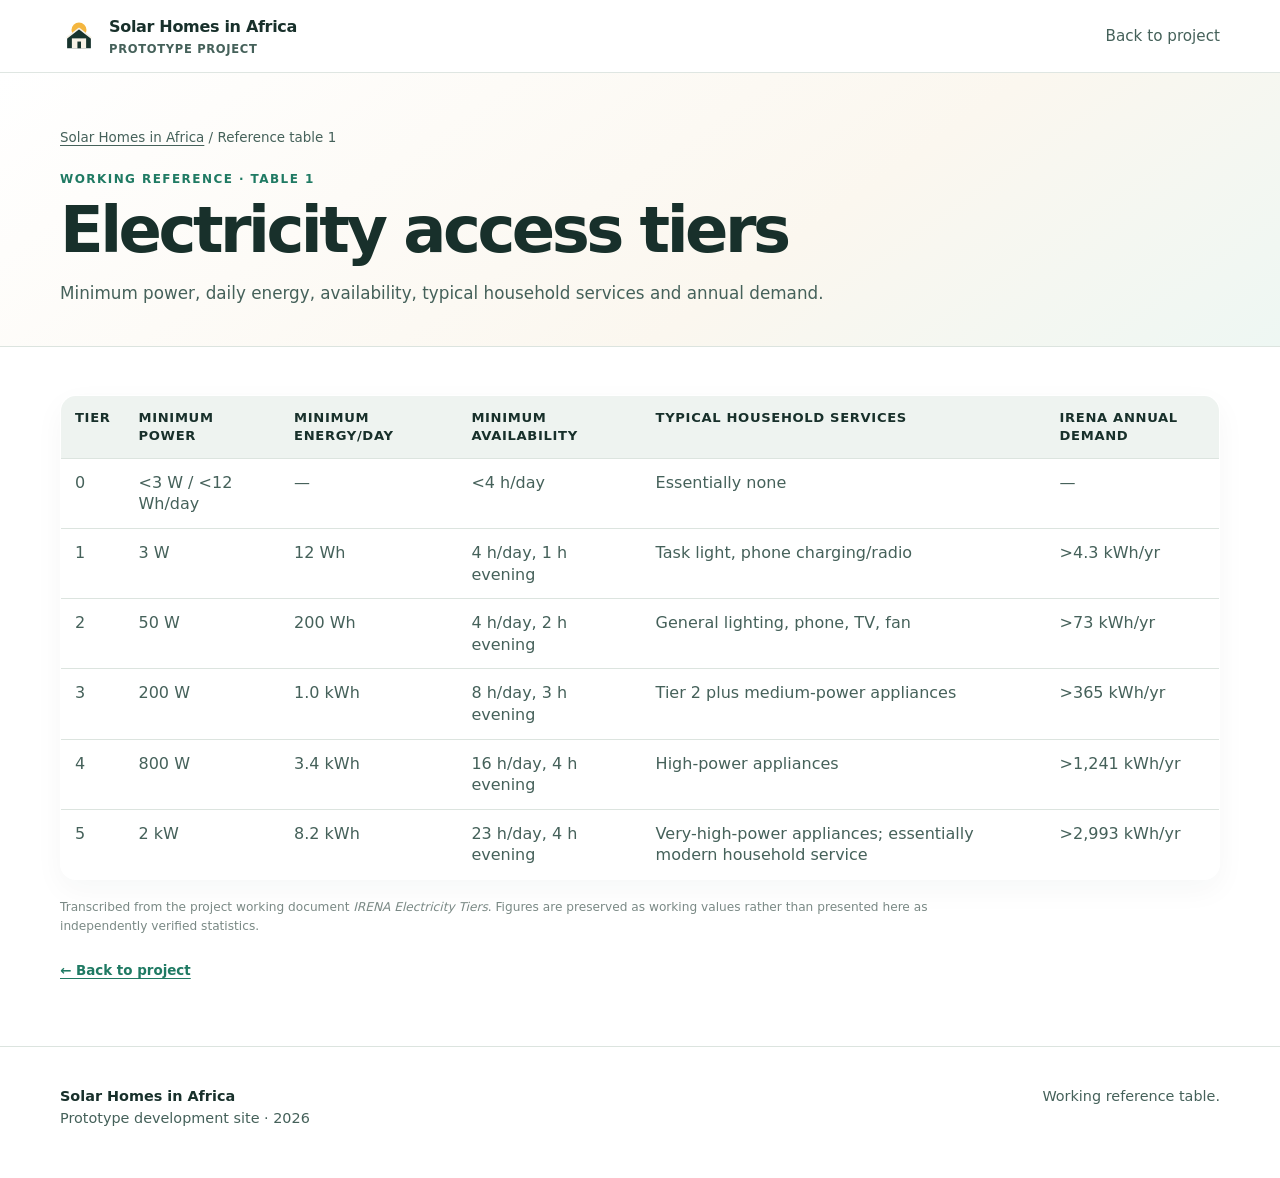
<file: ref-electricity-tiers.html>
<!doctype html>
<html lang="en">
<head>
  <meta charset="utf-8">
  <meta name="viewport" content="width=device-width, initial-scale=1">
  <title>Electricity access tiers — Solar Homes in Africa</title>
  <meta name="description" content="Minimum power, daily energy, availability, typical household services and annual demand.">
  <meta name="theme-color" content="#18302b">
  <link rel="icon" href="assets/logo-mark.svg" type="image/svg+xml">
  <link rel="stylesheet" href="styles.css?v=1.9">
</head>
<body>
<header class="site-header">
  <div class="container nav">
    <a class="brand" href="index.html"><img src="assets/logo-mark.svg" alt=""><span>Solar Homes in Africa<small>prototype project</small></span></a>
    <nav class="nav-links" aria-label="Reference navigation"><a href="index.html">Back to project</a></nav>
  </div>
</header>
<main>
<section class="reference-hero">
  <div class="container">
    <div class="breadcrumb"><a href="index.html">Solar Homes in Africa</a> / Reference table 1</div>
    <div class="kicker">Working reference · table 1</div>
    <h1>Electricity access tiers</h1>
    <p class="lede">Minimum power, daily energy, availability, typical household services and annual demand.</p>
  </div>
</section>
<section class="reference-section">
  <div class="container">
    
    <div class="reference-table-wrap"><table class="data-table reference-table"><tr><th>Tier</th><th>Minimum power</th><th>Minimum energy/day</th><th>Minimum availability</th><th>Typical household services</th><th>IRENA annual demand</th></tr><tr><td>0</td><td>&lt;3 W / &lt;12 Wh/day</td><td>—</td><td>&lt;4 h/day</td><td>Essentially none</td><td>—</td></tr><tr><td>1</td><td>3 W</td><td>12 Wh</td><td>4 h/day, 1 h evening</td><td>Task light, phone charging/radio</td><td>&gt;4.3 kWh/yr</td></tr><tr><td>2</td><td>50 W</td><td>200 Wh</td><td>4 h/day, 2 h evening</td><td>General lighting, phone, TV, fan</td><td>&gt;73 kWh/yr</td></tr><tr><td>3</td><td>200 W</td><td>1.0 kWh</td><td>8 h/day, 3 h evening</td><td>Tier 2 plus medium-power appliances</td><td>&gt;365 kWh/yr</td></tr><tr><td>4</td><td>800 W</td><td>3.4 kWh</td><td>16 h/day, 4 h evening</td><td>High-power appliances</td><td>&gt;1,241 kWh/yr</td></tr><tr><td>5</td><td>2 kW</td><td>8.2 kWh</td><td>23 h/day, 4 h evening</td><td>Very-high-power appliances; essentially modern household service</td><td>&gt;2,993 kWh/yr</td></tr></table></div>
    <p class="reference-source">Transcribed from the project working document <em>IRENA Electricity Tiers</em>. Figures are preserved as working values rather than presented here as independently verified statistics.</p>
    <div class="reference-back"><a href="index.html#status">← Back to project</a></div>
  </div>
</section>
</main>
<footer><div class="container footer-grid"><div><strong>Solar Homes in Africa</strong><br>Prototype development site · 2026</div><div>Working reference table.</div></div></footer>
</body>
</html>
</file>
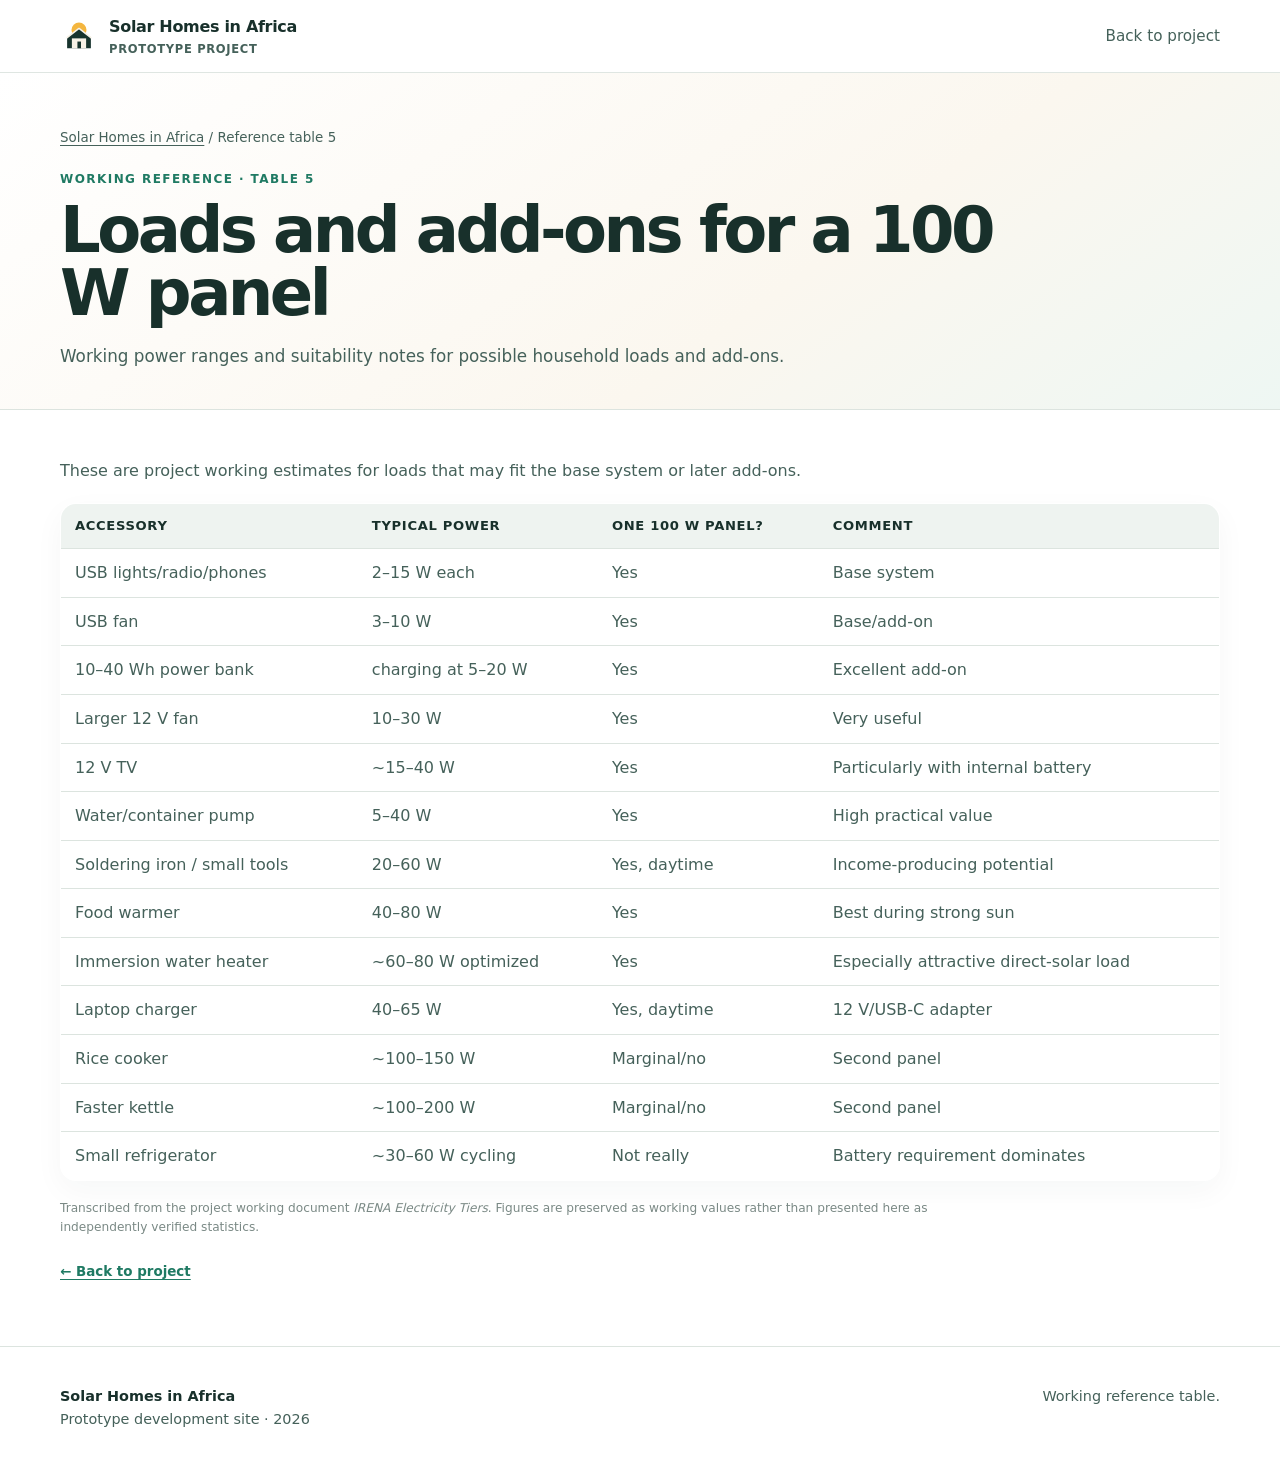
<file: ref-loads-addons.html>
<!doctype html>
<html lang="en">
<head>
  <meta charset="utf-8">
  <meta name="viewport" content="width=device-width, initial-scale=1">
  <title>Loads and add-ons for a 100 W panel — Solar Homes in Africa</title>
  <meta name="description" content="Working power ranges and suitability notes for possible household loads and add-ons.">
  <meta name="theme-color" content="#18302b">
  <link rel="icon" href="assets/logo-mark.svg" type="image/svg+xml">
  <link rel="stylesheet" href="styles.css?v=1.9">
</head>
<body>
<header class="site-header">
  <div class="container nav">
    <a class="brand" href="index.html"><img src="assets/logo-mark.svg" alt=""><span>Solar Homes in Africa<small>prototype project</small></span></a>
    <nav class="nav-links" aria-label="Reference navigation"><a href="index.html">Back to project</a></nav>
  </div>
</header>
<main>
<section class="reference-hero">
  <div class="container">
    <div class="breadcrumb"><a href="index.html">Solar Homes in Africa</a> / Reference table 5</div>
    <div class="kicker">Working reference · table 5</div>
    <h1>Loads and add-ons for a 100 W panel</h1>
    <p class="lede">Working power ranges and suitability notes for possible household loads and add-ons.</p>
  </div>
</section>
<section class="reference-section">
  <div class="container">
    <p class="reference-intro">These are project working estimates for loads that may fit the base system or later add-ons.</p>
    <div class="reference-table-wrap"><table class="data-table reference-table"><tr><th>Accessory</th><th>Typical power</th><th>One 100 W panel?</th><th>Comment</th></tr><tr><td>USB lights/radio/phones</td><td>2–15 W each</td><td>Yes</td><td>Base system</td></tr><tr><td>USB fan</td><td>3–10 W</td><td>Yes</td><td>Base/add-on</td></tr><tr><td>10–40 Wh power bank</td><td>charging at 5–20 W</td><td>Yes</td><td>Excellent add-on</td></tr><tr><td>Larger 12 V fan</td><td>10–30 W</td><td>Yes</td><td>Very useful</td></tr><tr><td>12 V TV</td><td>~15–40 W</td><td>Yes</td><td>Particularly with internal battery</td></tr><tr><td>Water/container pump</td><td>5–40 W</td><td>Yes</td><td>High practical value</td></tr><tr><td>Soldering iron / small tools</td><td>20–60 W</td><td>Yes, daytime</td><td>Income-producing potential</td></tr><tr><td>Food warmer</td><td>40–80 W</td><td>Yes</td><td>Best during strong sun</td></tr><tr><td>Immersion water heater</td><td>~60–80 W optimized</td><td>Yes</td><td>Especially attractive direct-solar load</td></tr><tr><td>Laptop charger</td><td>40–65 W</td><td>Yes, daytime</td><td>12 V/USB-C adapter</td></tr><tr><td>Rice cooker</td><td>~100–150 W</td><td>Marginal/no</td><td>Second panel</td></tr><tr><td>Faster kettle</td><td>~100–200 W</td><td>Marginal/no</td><td>Second panel</td></tr><tr><td>Small refrigerator</td><td>~30–60 W cycling</td><td>Not really</td><td>Battery requirement dominates</td></tr></table></div>
    <p class="reference-source">Transcribed from the project working document <em>IRENA Electricity Tiers</em>. Figures are preserved as working values rather than presented here as independently verified statistics.</p>
    <div class="reference-back"><a href="index.html#status">← Back to project</a></div>
  </div>
</section>
</main>
<footer><div class="container footer-grid"><div><strong>Solar Homes in Africa</strong><br>Prototype development site · 2026</div><div>Working reference table.</div></div></footer>
</body>
</html>
</file>
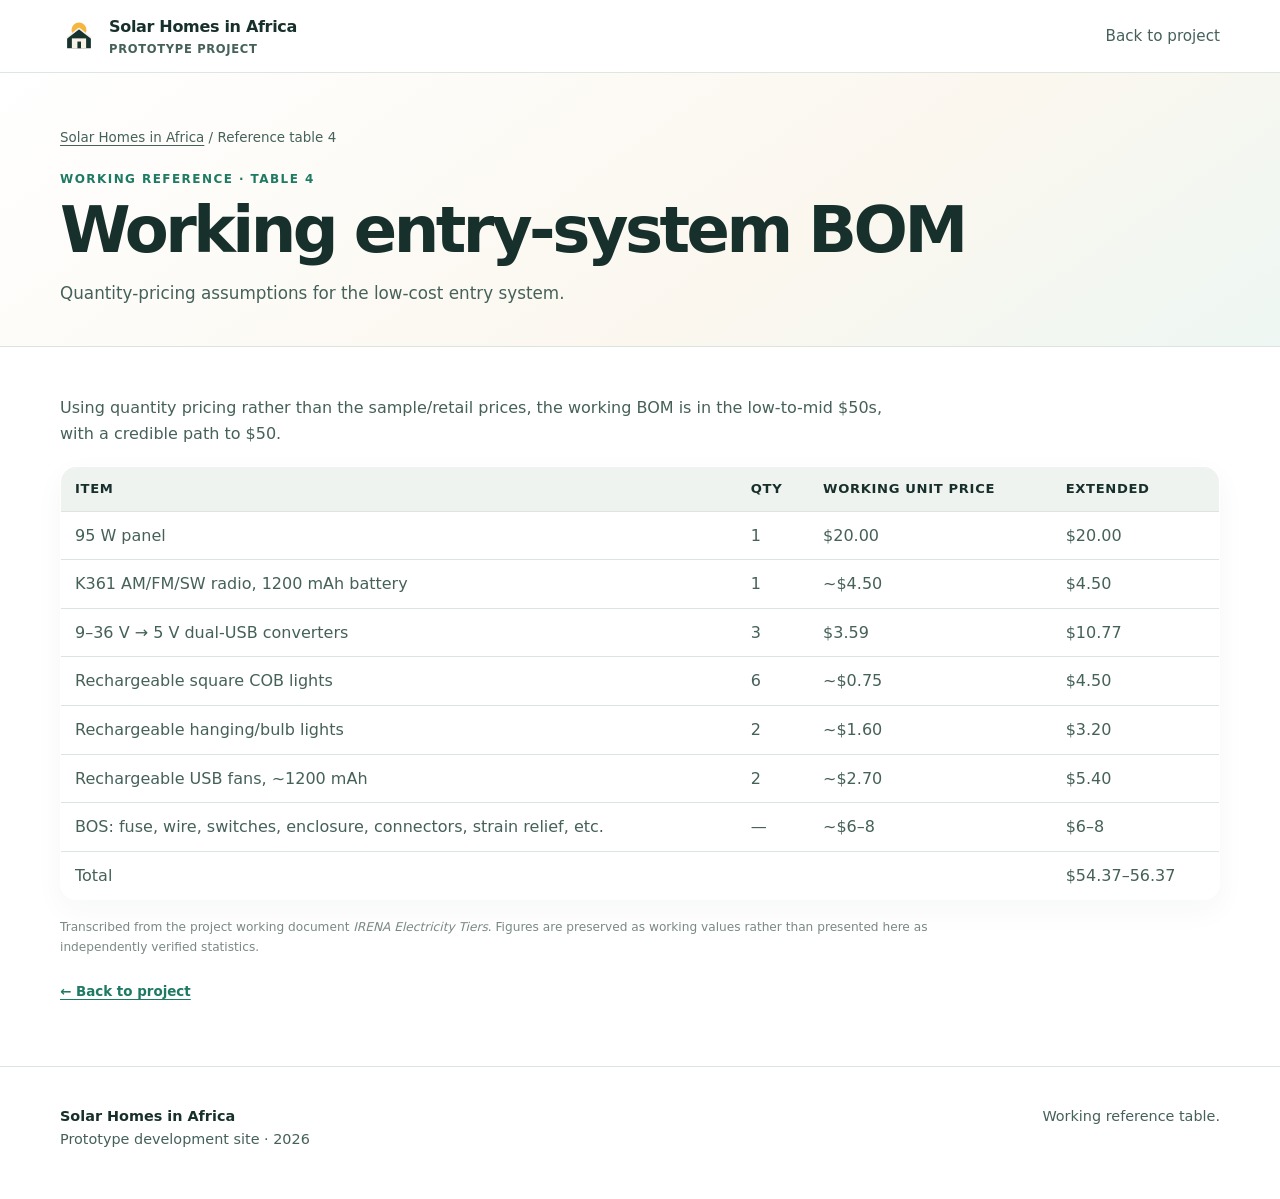
<file: ref-working-bom.html>
<!doctype html>
<html lang="en">
<head>
  <meta charset="utf-8">
  <meta name="viewport" content="width=device-width, initial-scale=1">
  <title>Working entry-system BOM — Solar Homes in Africa</title>
  <meta name="description" content="Quantity-pricing assumptions for the low-cost entry system.">
  <meta name="theme-color" content="#18302b">
  <link rel="icon" href="assets/logo-mark.svg" type="image/svg+xml">
  <link rel="stylesheet" href="styles.css?v=1.9">
</head>
<body>
<header class="site-header">
  <div class="container nav">
    <a class="brand" href="index.html"><img src="assets/logo-mark.svg" alt=""><span>Solar Homes in Africa<small>prototype project</small></span></a>
    <nav class="nav-links" aria-label="Reference navigation"><a href="index.html">Back to project</a></nav>
  </div>
</header>
<main>
<section class="reference-hero">
  <div class="container">
    <div class="breadcrumb"><a href="index.html">Solar Homes in Africa</a> / Reference table 4</div>
    <div class="kicker">Working reference · table 4</div>
    <h1>Working entry-system BOM</h1>
    <p class="lede">Quantity-pricing assumptions for the low-cost entry system.</p>
  </div>
</section>
<section class="reference-section">
  <div class="container">
    <p class="reference-intro">Using quantity pricing rather than the sample/retail prices, the working BOM is in the low-to-mid $50s, with a credible path to $50.</p>
    <div class="reference-table-wrap"><table class="data-table reference-table"><tr><th>Item</th><th>Qty</th><th>Working unit price</th><th>Extended</th></tr><tr><td>95 W panel</td><td>1</td><td>$20.00</td><td>$20.00</td></tr><tr><td>K361 AM/FM/SW radio, 1200 mAh battery</td><td>1</td><td>~$4.50</td><td>$4.50</td></tr><tr><td>9–36 V → 5 V dual-USB converters</td><td>3</td><td>$3.59</td><td>$10.77</td></tr><tr><td>Rechargeable square COB lights</td><td>6</td><td>~$0.75</td><td>$4.50</td></tr><tr><td>Rechargeable hanging/bulb lights</td><td>2</td><td>~$1.60</td><td>$3.20</td></tr><tr><td>Rechargeable USB fans, ~1200 mAh</td><td>2</td><td>~$2.70</td><td>$5.40</td></tr><tr><td>BOS: fuse, wire, switches, enclosure, connectors, strain relief, etc.</td><td>—</td><td>~$6–8</td><td>$6–8</td></tr><tr><td>Total</td><td></td><td></td><td>$54.37–56.37</td></tr></table></div>
    <p class="reference-source">Transcribed from the project working document <em>IRENA Electricity Tiers</em>. Figures are preserved as working values rather than presented here as independently verified statistics.</p>
    <div class="reference-back"><a href="index.html#status">← Back to project</a></div>
  </div>
</section>
</main>
<footer><div class="container footer-grid"><div><strong>Solar Homes in Africa</strong><br>Prototype development site · 2026</div><div>Working reference table.</div></div></footer>
</body>
</html>
</file>
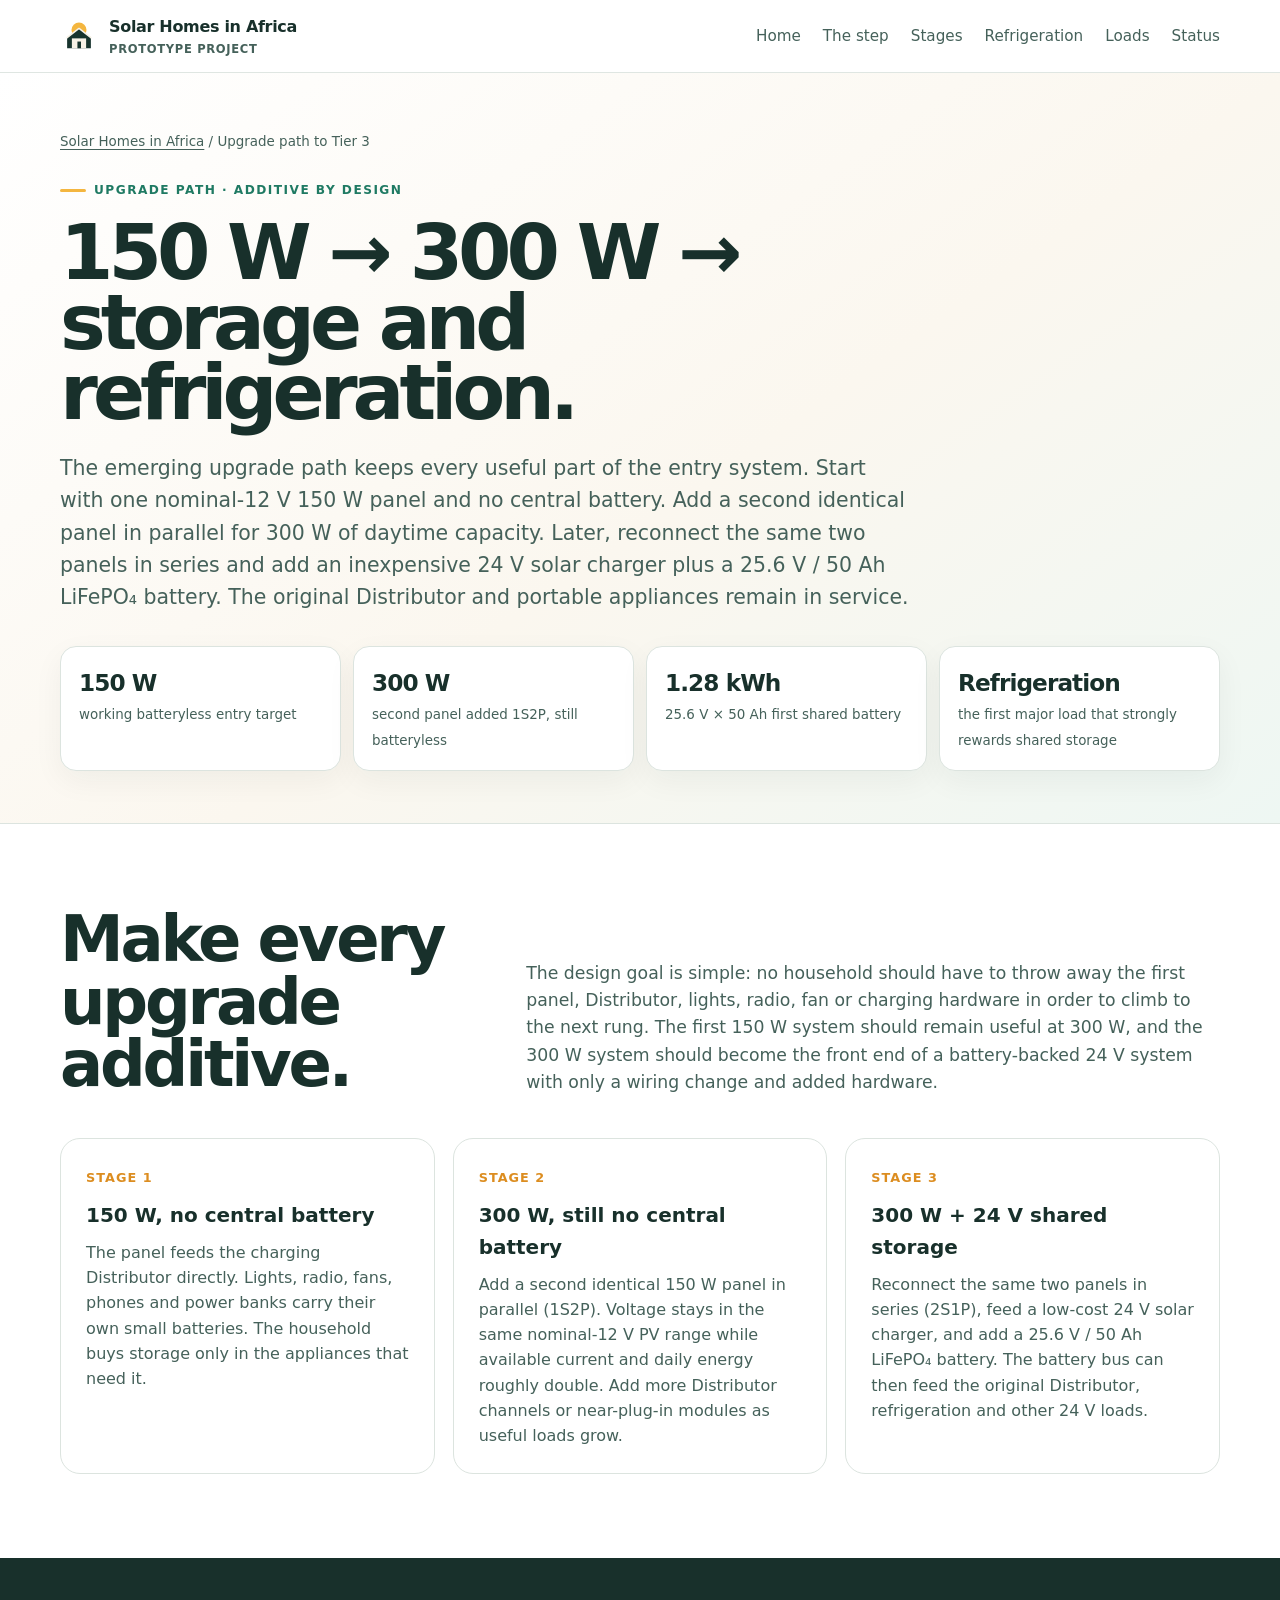
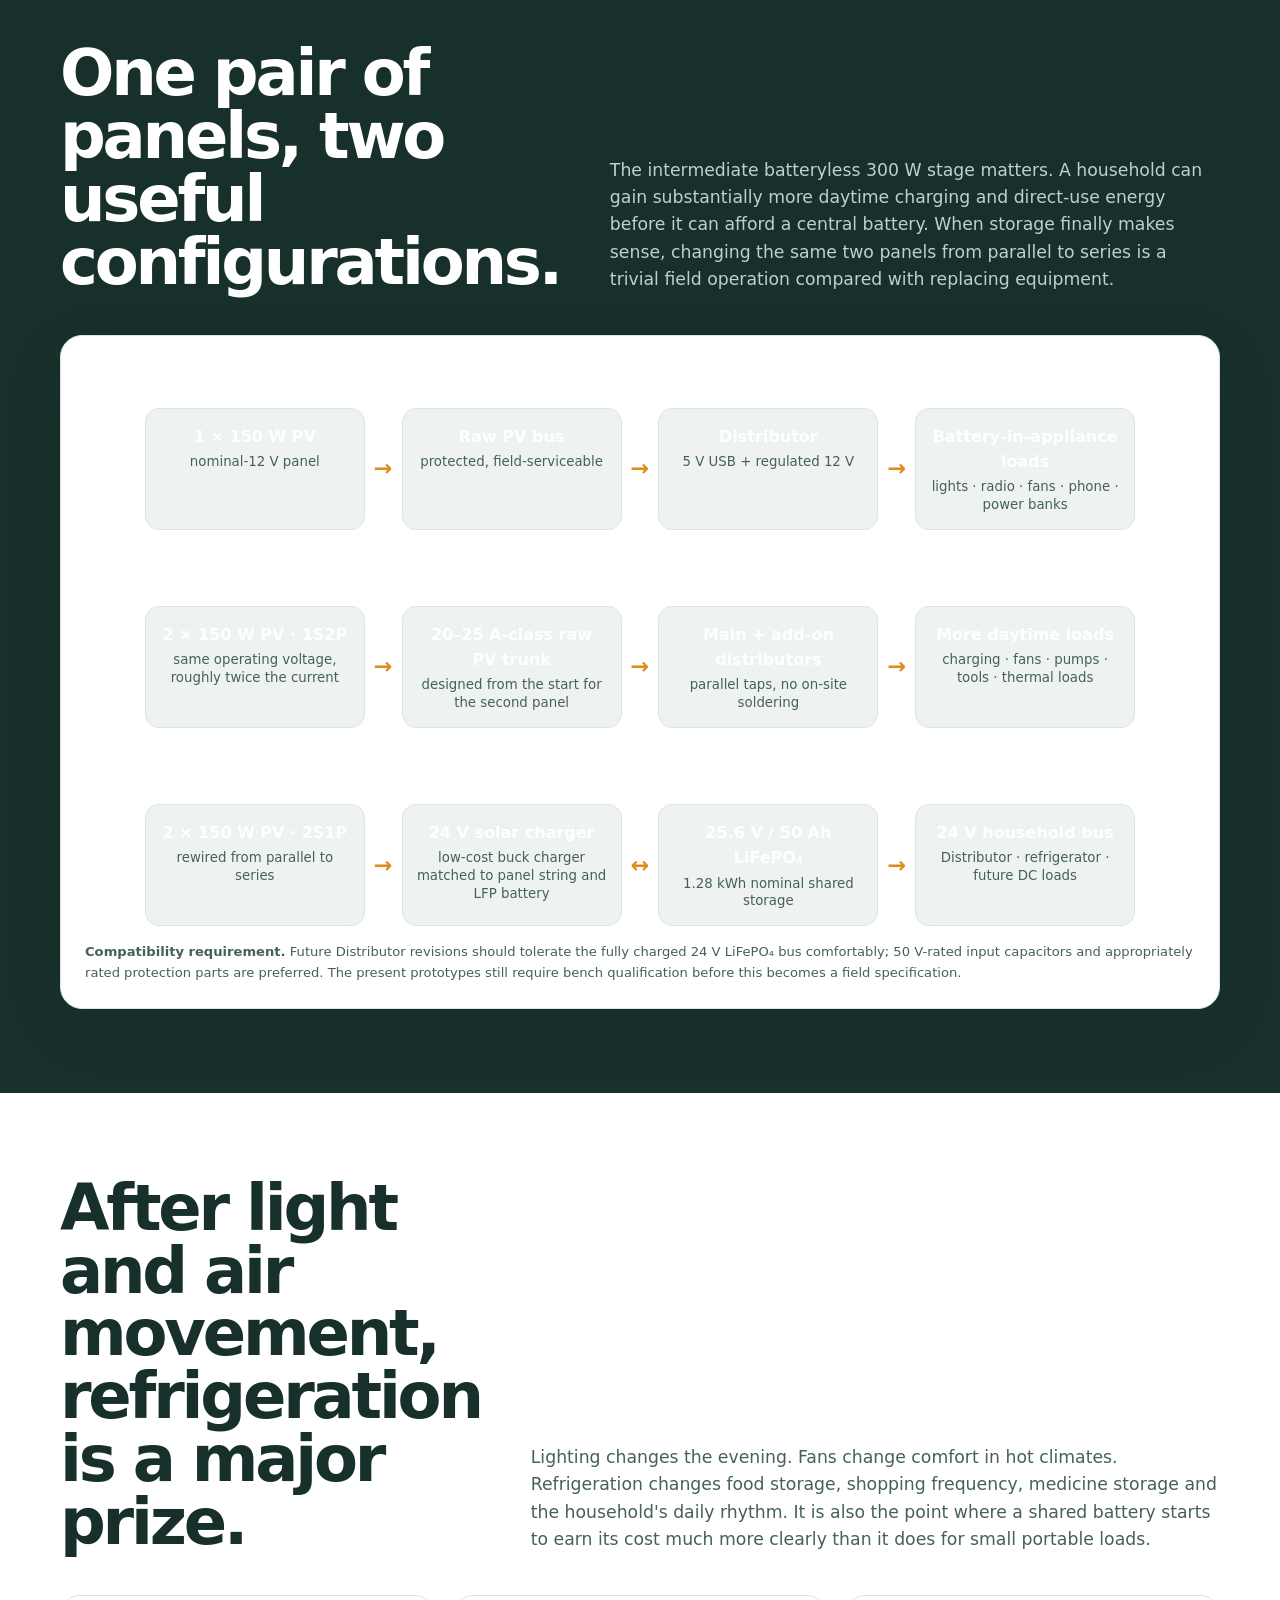
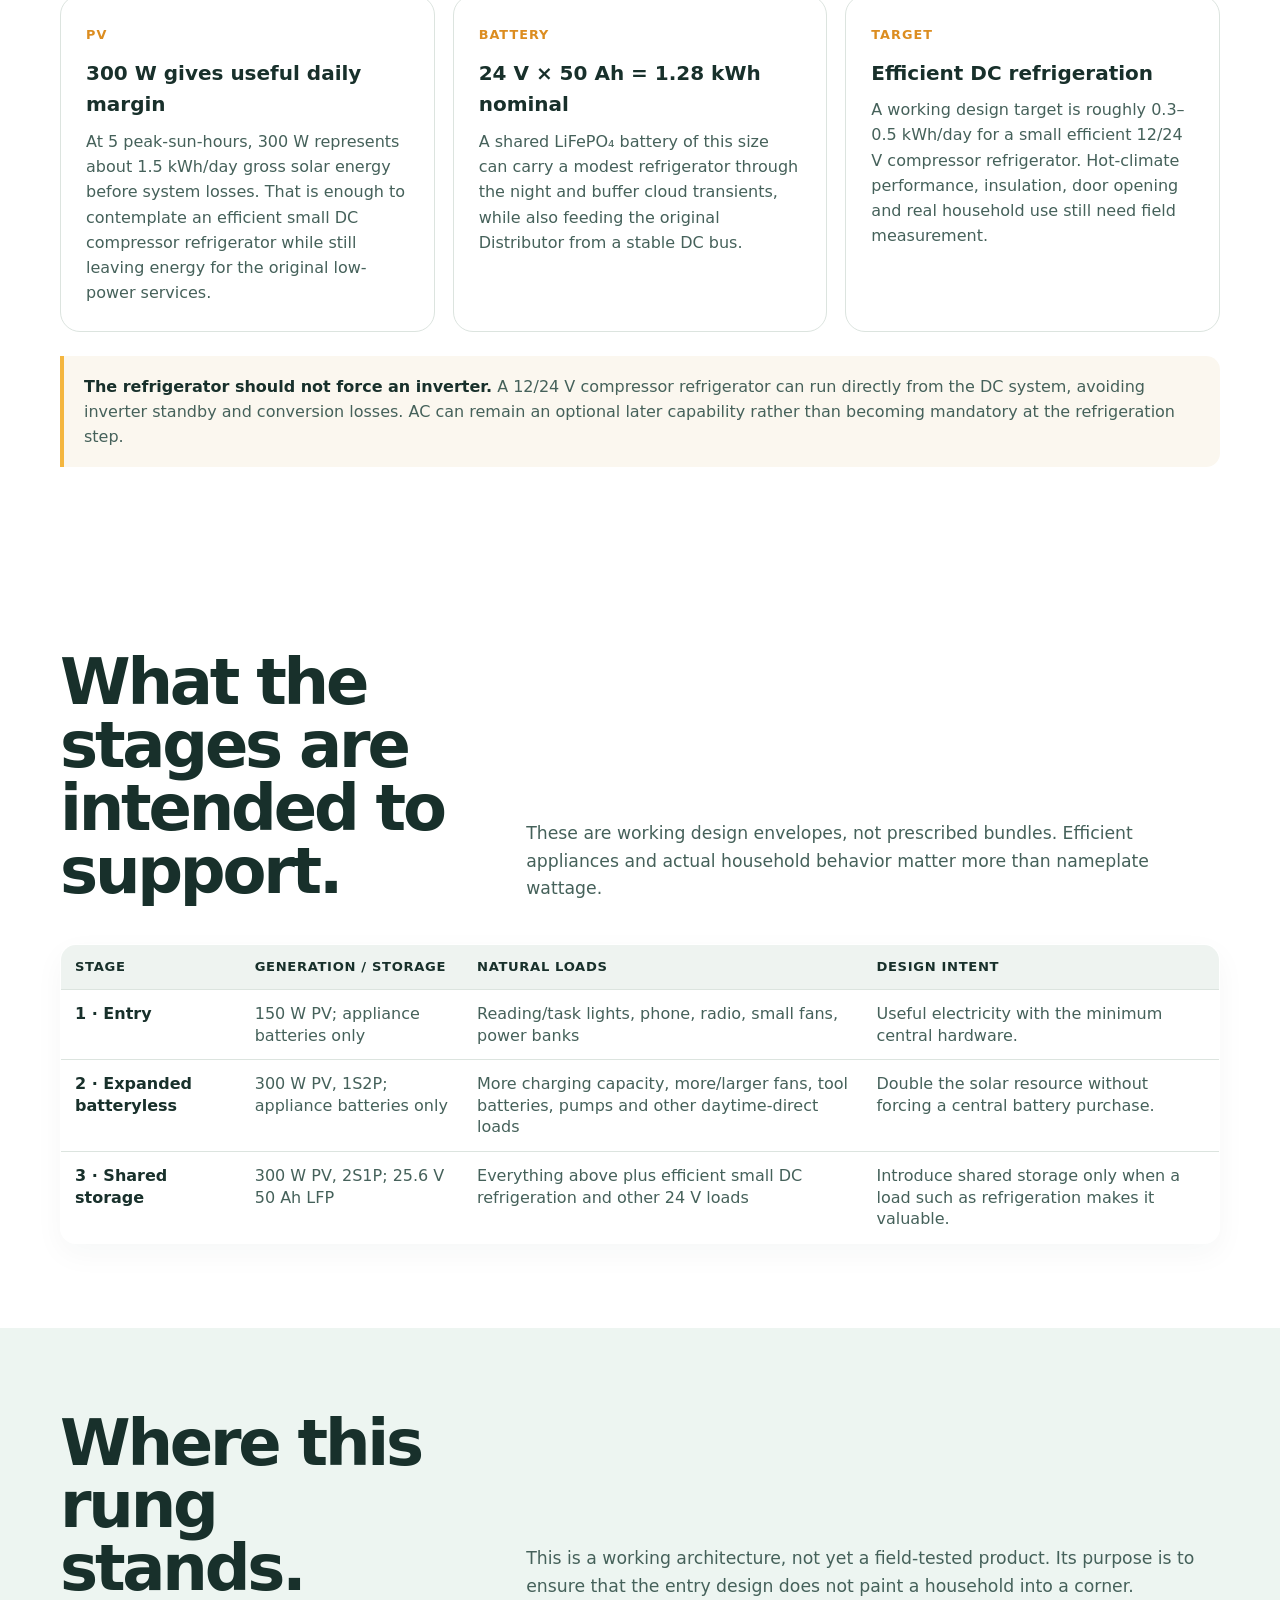
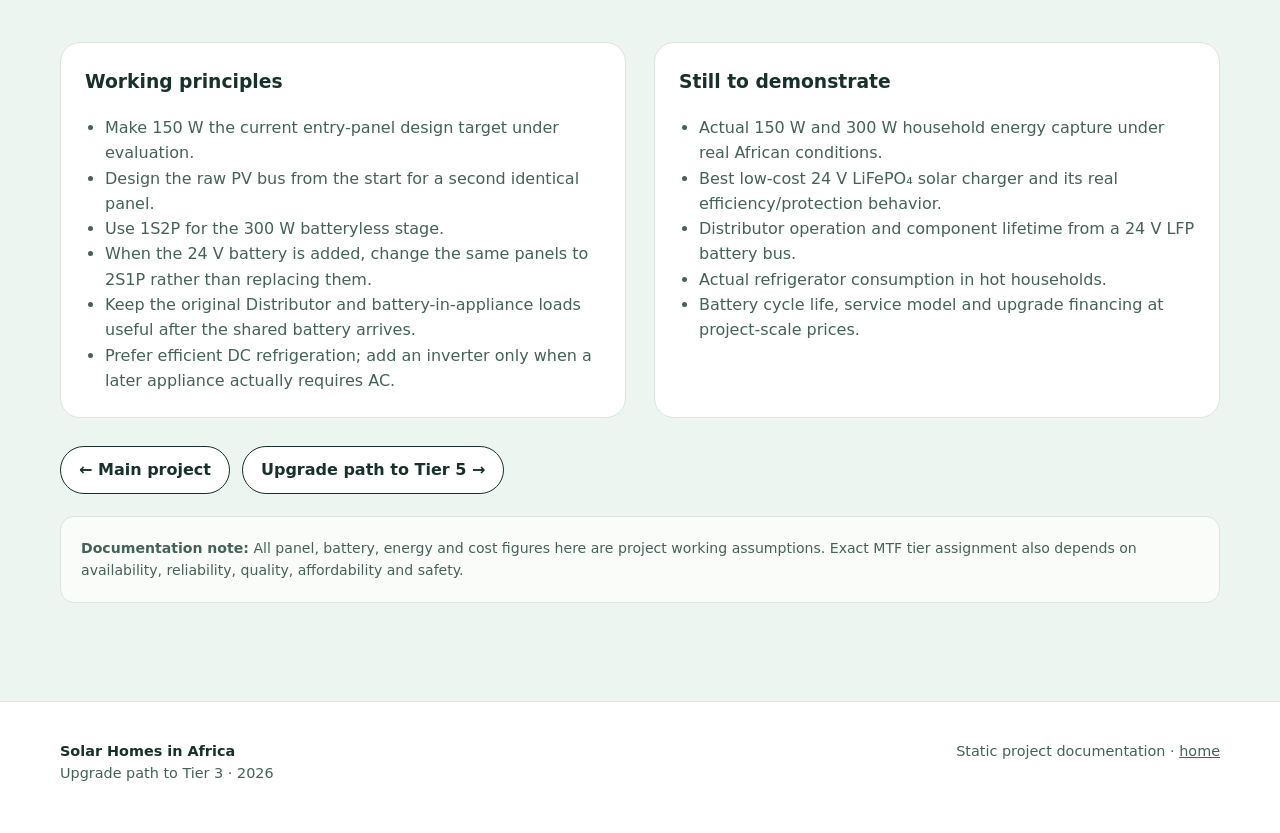
<file: Upgrade_Path_to_Tier-3.html>
<!doctype html>
<html lang="en">
<head>
  <meta charset="utf-8">
  <meta name="viewport" content="width=device-width, initial-scale=1">
  <title>Upgrade path to Tier 3 — Solar Homes in Africa</title>
  <meta name="description" content="Working additive upgrade path from a 150 W battery-in-appliance entry system to 300 W batteryless service and then a 24 V shared battery capable of supporting efficient DC refrigeration.">
  <meta name="theme-color" content="#18302b">
  <link rel="icon" href="assets/logo-mark.svg" type="image/svg+xml">
  <link rel="stylesheet" href="styles.css?v=1.12">
</head>
<body>
<header class="site-header"><div class="container nav"><a class="brand" href="index.html"><img src="assets/logo-mark.svg" alt=""><span>Solar Homes in Africa<small>prototype project</small></span></a><nav class="nav-links" aria-label="Page navigation"><a href="index.html">Home</a><a href="#step">The step</a><a href="#stages">Stages</a><a href="#refrigeration">Refrigeration</a><a href="#loads">Loads</a><a href="#status">Status</a></nav></div></header>
<main>
<section class="subhero">
  <div class="container">
    <div class="breadcrumb"><a href="index.html">Solar Homes in Africa</a> / Upgrade path to Tier 3</div>
    <div class="eyebrow">Upgrade path · additive by design</div>
    <h1>150 W → 300 W → storage and refrigeration.</h1>
    <p class="lede">The emerging upgrade path keeps every useful part of the entry system. Start with one nominal-12 V 150 W panel and no central battery. Add a second identical panel in parallel for 300 W of daytime capacity. Later, reconnect the same two panels in series and add an inexpensive 24 V solar charger plus a 25.6 V / 50 Ah LiFePO₄ battery. The original Distributor and portable appliances remain in service.</p>
    <div class="spec-grid">
      <div class="spec-card"><b>150 W</b><span>working batteryless entry target</span></div>
      <div class="spec-card"><b>300 W</b><span>second panel added 1S2P, still batteryless</span></div>
      <div class="spec-card"><b>1.28 kWh</b><span>25.6 V × 50 Ah first shared battery</span></div>
      <div class="spec-card"><b>Refrigeration</b><span>the first major load that strongly rewards shared storage</span></div>
    </div>
  </div>
</section>

<section id="step">
  <div class="container">
    <div class="section-head"><h2>Make every upgrade additive.</h2><p>The design goal is simple: no household should have to throw away the first panel, Distributor, lights, radio, fan or charging hardware in order to climb to the next rung. The first 150 W system should remain useful at 300 W, and the 300 W system should become the front end of a battery-backed 24 V system with only a wiring change and added hardware.</p></div>
    <div class="cards">
      <article class="card"><span class="num">STAGE 1</span><h3>150 W, no central battery</h3><p>The panel feeds the charging Distributor directly. Lights, radio, fans, phones and power banks carry their own small batteries. The household buys storage only in the appliances that need it.</p></article>
      <article class="card"><span class="num">STAGE 2</span><h3>300 W, still no central battery</h3><p>Add a second identical 150 W panel in parallel (1S2P). Voltage stays in the same nominal-12 V PV range while available current and daily energy roughly double. Add more Distributor channels or near-plug-in modules as useful loads grow.</p></article>
      <article class="card"><span class="num">STAGE 3</span><h3>300 W + 24 V shared storage</h3><p>Reconnect the same two panels in series (2S1P), feed a low-cost 24 V solar charger, and add a 25.6 V / 50 Ah LiFePO₄ battery. The battery bus can then feed the original Distributor, refrigeration and other 24 V loads.</p></article>
    </div>
  </div>
</section>

<section class="band" id="stages">
  <div class="container">
    <div class="section-head"><h2>One pair of panels, two useful configurations.</h2><p>The intermediate batteryless 300 W stage matters. A household can gain substantially more daytime charging and direct-use energy before it can afford a central battery. When storage finally makes sense, changing the same two panels from parallel to series is a trivial field operation compared with replacing equipment.</p></div>
    <div class="architecture">
      <h3>Stage 1 — one panel</h3>
      <div class="flow-row">
        <div class="flow-box"><strong>1 × 150 W PV</strong><small>nominal-12 V panel</small></div><div class="flow-arrow">→</div>
        <div class="flow-box"><strong>Raw PV bus</strong><small>protected, field-serviceable</small></div><div class="flow-arrow">→</div>
        <div class="flow-box"><strong>Distributor</strong><small>5 V USB + regulated 12 V</small></div><div class="flow-arrow">→</div>
        <div class="flow-box"><strong>Battery-in-appliance loads</strong><small>lights · radio · fans · phone · power banks</small></div>
      </div>

      <h3 style="margin-top:28px">Stage 2 — add a second panel, still no central battery</h3>
      <div class="flow-row">
        <div class="flow-box"><strong>2 × 150 W PV · 1S2P</strong><small>same operating voltage, roughly twice the current</small></div><div class="flow-arrow">→</div>
        <div class="flow-box"><strong>20–25 A-class raw PV trunk</strong><small>designed from the start for the second panel</small></div><div class="flow-arrow">→</div>
        <div class="flow-box"><strong>Main + add-on distributors</strong><small>parallel taps, no on-site soldering</small></div><div class="flow-arrow">→</div>
        <div class="flow-box"><strong>More daytime loads</strong><small>charging · fans · pumps · tools · thermal loads</small></div>
      </div>

      <h3 style="margin-top:28px">Stage 3 — same two panels, now with a 24 V battery</h3>
      <div class="flow-row">
        <div class="flow-box"><strong>2 × 150 W PV · 2S1P</strong><small>rewired from parallel to series</small></div><div class="flow-arrow">→</div>
        <div class="flow-box"><strong>24 V solar charger</strong><small>low-cost buck charger matched to panel string and LFP battery</small></div><div class="flow-arrow">↔</div>
        <div class="flow-box"><strong>25.6 V / 50 Ah LiFePO₄</strong><small>1.28 kWh nominal shared storage</small></div><div class="flow-arrow">→</div>
        <div class="flow-box"><strong>24 V household bus</strong><small>Distributor · refrigerator · future DC loads</small></div>
      </div>
      <p class="assumption" style="margin:16px 0 0"><strong>Compatibility requirement.</strong> Future Distributor revisions should tolerate the fully charged 24 V LiFePO₄ bus comfortably; 50 V-rated input capacitors and appropriately rated protection parts are preferred. The present prototypes still require bench qualification before this becomes a field specification.</p>
    </div>
  </div>
</section>

<section id="refrigeration">
  <div class="container">
    <div class="section-head"><h2>After light and air movement, refrigeration is a major prize.</h2><p>Lighting changes the evening. Fans change comfort in hot climates. Refrigeration changes food storage, shopping frequency, medicine storage and the household's daily rhythm. It is also the point where a shared battery starts to earn its cost much more clearly than it does for small portable loads.</p></div>
    <div class="cards">
      <article class="card"><span class="num">PV</span><h3>300 W gives useful daily margin</h3><p>At 5 peak-sun-hours, 300 W represents about 1.5 kWh/day gross solar energy before system losses. That is enough to contemplate an efficient small DC compressor refrigerator while still leaving energy for the original low-power services.</p></article>
      <article class="card"><span class="num">BATTERY</span><h3>24 V × 50 Ah = 1.28 kWh nominal</h3><p>A shared LiFePO₄ battery of this size can carry a modest refrigerator through the night and buffer cloud transients, while also feeding the original Distributor from a stable DC bus.</p></article>
      <article class="card"><span class="num">TARGET</span><h3>Efficient DC refrigeration</h3><p>A working design target is roughly 0.3–0.5 kWh/day for a small efficient 12/24 V compressor refrigerator. Hot-climate performance, insulation, door opening and real household use still need field measurement.</p></article>
    </div>
    <p class="callout" style="margin-top:24px"><strong>The refrigerator should not force an inverter.</strong> A 12/24 V compressor refrigerator can run directly from the DC system, avoiding inverter standby and conversion losses. AC can remain an optional later capability rather than becoming mandatory at the refrigeration step.</p>
  </div>
</section>

<section id="loads">
  <div class="container">
    <div class="section-head"><h2>What the stages are intended to support.</h2><p>These are working design envelopes, not prescribed bundles. Efficient appliances and actual household behavior matter more than nameplate wattage.</p></div>
    <div class="reference-table-wrap"><table class="data-table reference-table">
      <thead><tr><th>Stage</th><th>Generation / storage</th><th>Natural loads</th><th>Design intent</th></tr></thead>
      <tbody>
        <tr><td><strong>1 · Entry</strong></td><td>150 W PV; appliance batteries only</td><td>Reading/task lights, phone, radio, small fans, power banks</td><td>Useful electricity with the minimum central hardware.</td></tr>
        <tr><td><strong>2 · Expanded batteryless</strong></td><td>300 W PV, 1S2P; appliance batteries only</td><td>More charging capacity, more/larger fans, tool batteries, pumps and other daytime-direct loads</td><td>Double the solar resource without forcing a central battery purchase.</td></tr>
        <tr><td><strong>3 · Shared storage</strong></td><td>300 W PV, 2S1P; 25.6 V 50 Ah LFP</td><td>Everything above plus efficient small DC refrigeration and other 24 V loads</td><td>Introduce shared storage only when a load such as refrigeration makes it valuable.</td></tr>
      </tbody>
    </table></div>
  </div>
</section>

<section class="status" id="status">
  <div class="container">
    <div class="section-head"><h2>Where this rung stands.</h2><p>This is a working architecture, not yet a field-tested product. Its purpose is to ensure that the entry design does not paint a household into a corner.</p></div>
    <div class="status-grid">
      <div class="status-block"><h3>Working principles</h3><ul><li>Make 150 W the current entry-panel design target under evaluation.</li><li>Design the raw PV bus from the start for a second identical panel.</li><li>Use 1S2P for the 300 W batteryless stage.</li><li>When the 24 V battery is added, change the same panels to 2S1P rather than replacing them.</li><li>Keep the original Distributor and battery-in-appliance loads useful after the shared battery arrives.</li><li>Prefer efficient DC refrigeration; add an inverter only when a later appliance actually requires AC.</li></ul></div>
      <div class="status-block"><h3>Still to demonstrate</h3><ul><li>Actual 150 W and 300 W household energy capture under real African conditions.</li><li>Best low-cost 24 V LiFePO₄ solar charger and its real efficiency/protection behavior.</li><li>Distributor operation and component lifetime from a 24 V LFP battery bus.</li><li>Actual refrigerator consumption in hot households.</li><li>Battery cycle life, service model and upgrade financing at project-scale prices.</li></ul></div>
    </div>
    <div class="page-footer-links"><a class="button secondary" href="index.html">← Main project</a><a class="button secondary" href="Upgrade_Path_to_Tier-5.html">Upgrade path to Tier 5 →</a></div>
    <p class="disclaimer" style="margin-top:22px"><strong>Documentation note:</strong> All panel, battery, energy and cost figures here are project working assumptions. Exact MTF tier assignment also depends on availability, reliability, quality, affordability and safety.</p>
  </div>
</section>
</main>
<footer><div class="container footer-grid"><div><strong>Solar Homes in Africa</strong><br>Upgrade path to Tier 3 · 2026</div><div>Static project documentation · <a href="index.html">home</a></div></div></footer>
<script src="script.js"></script>
</body>
</html>
</file>
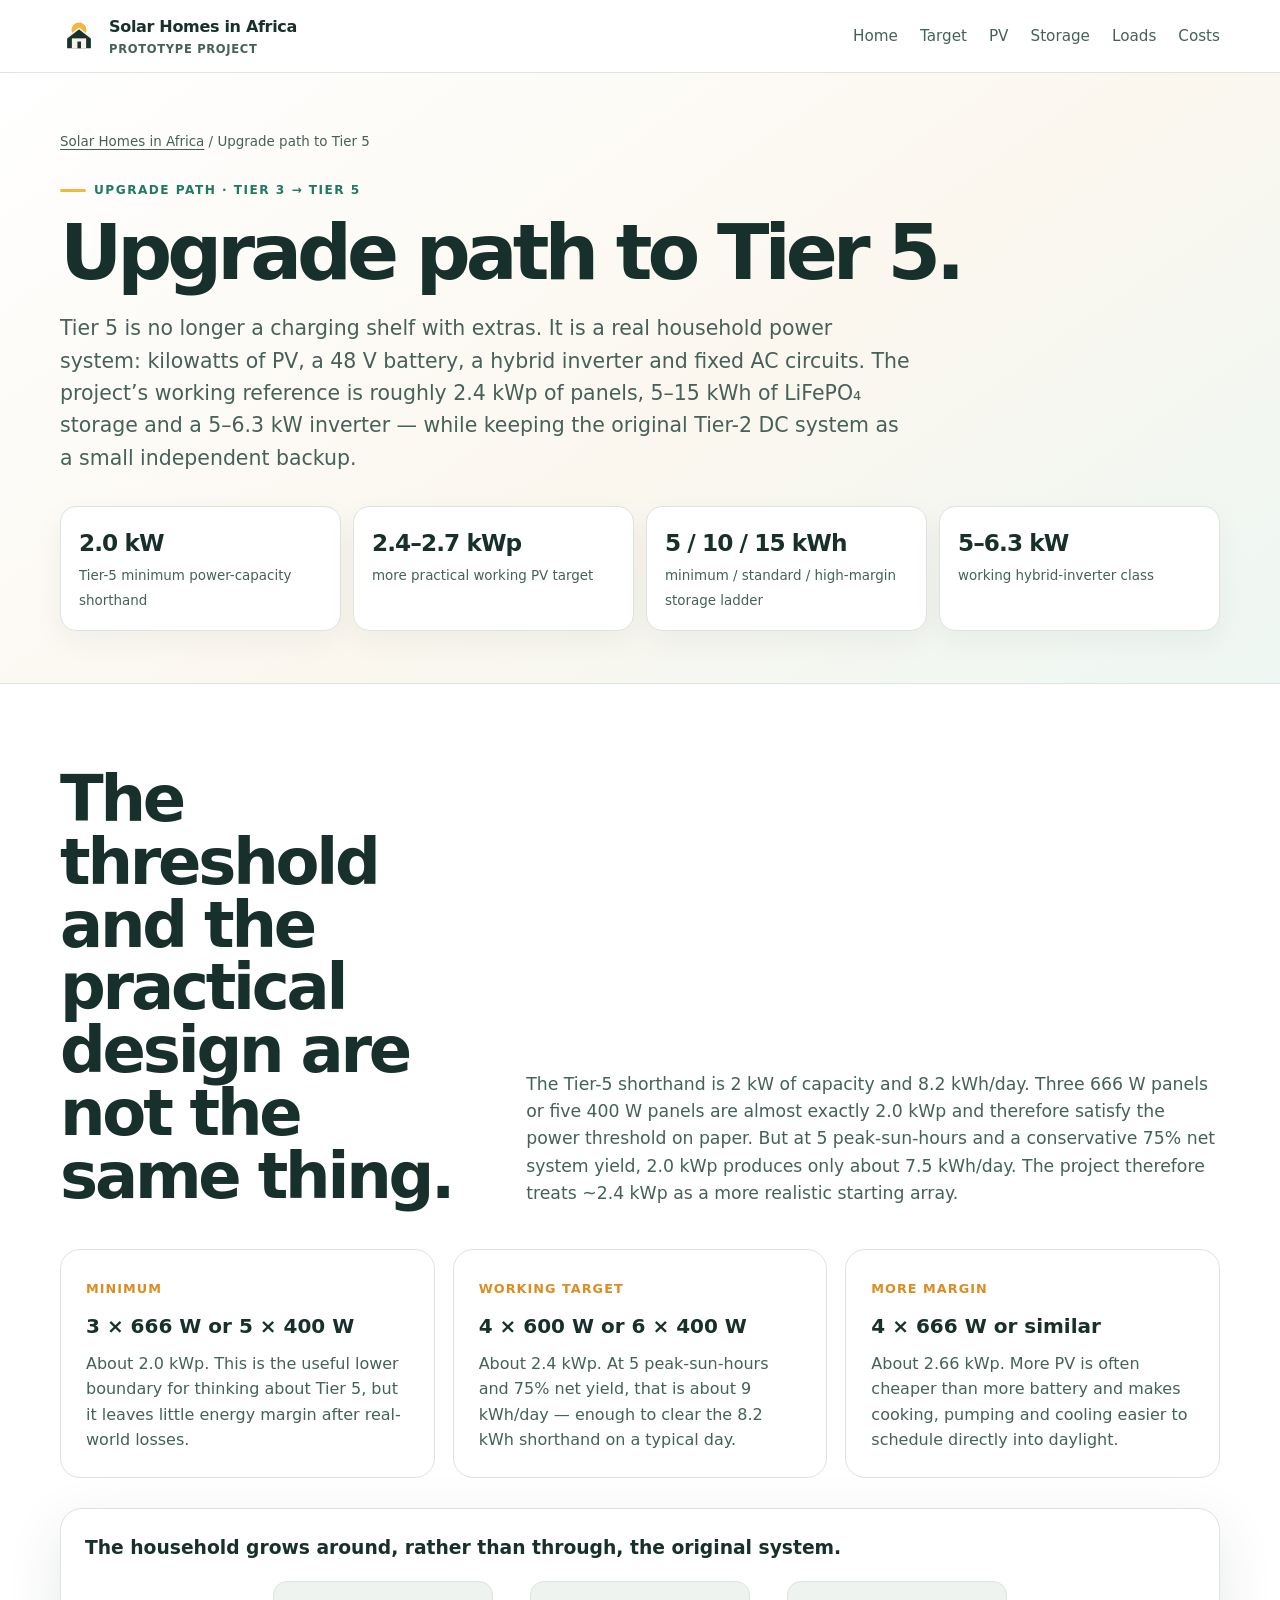
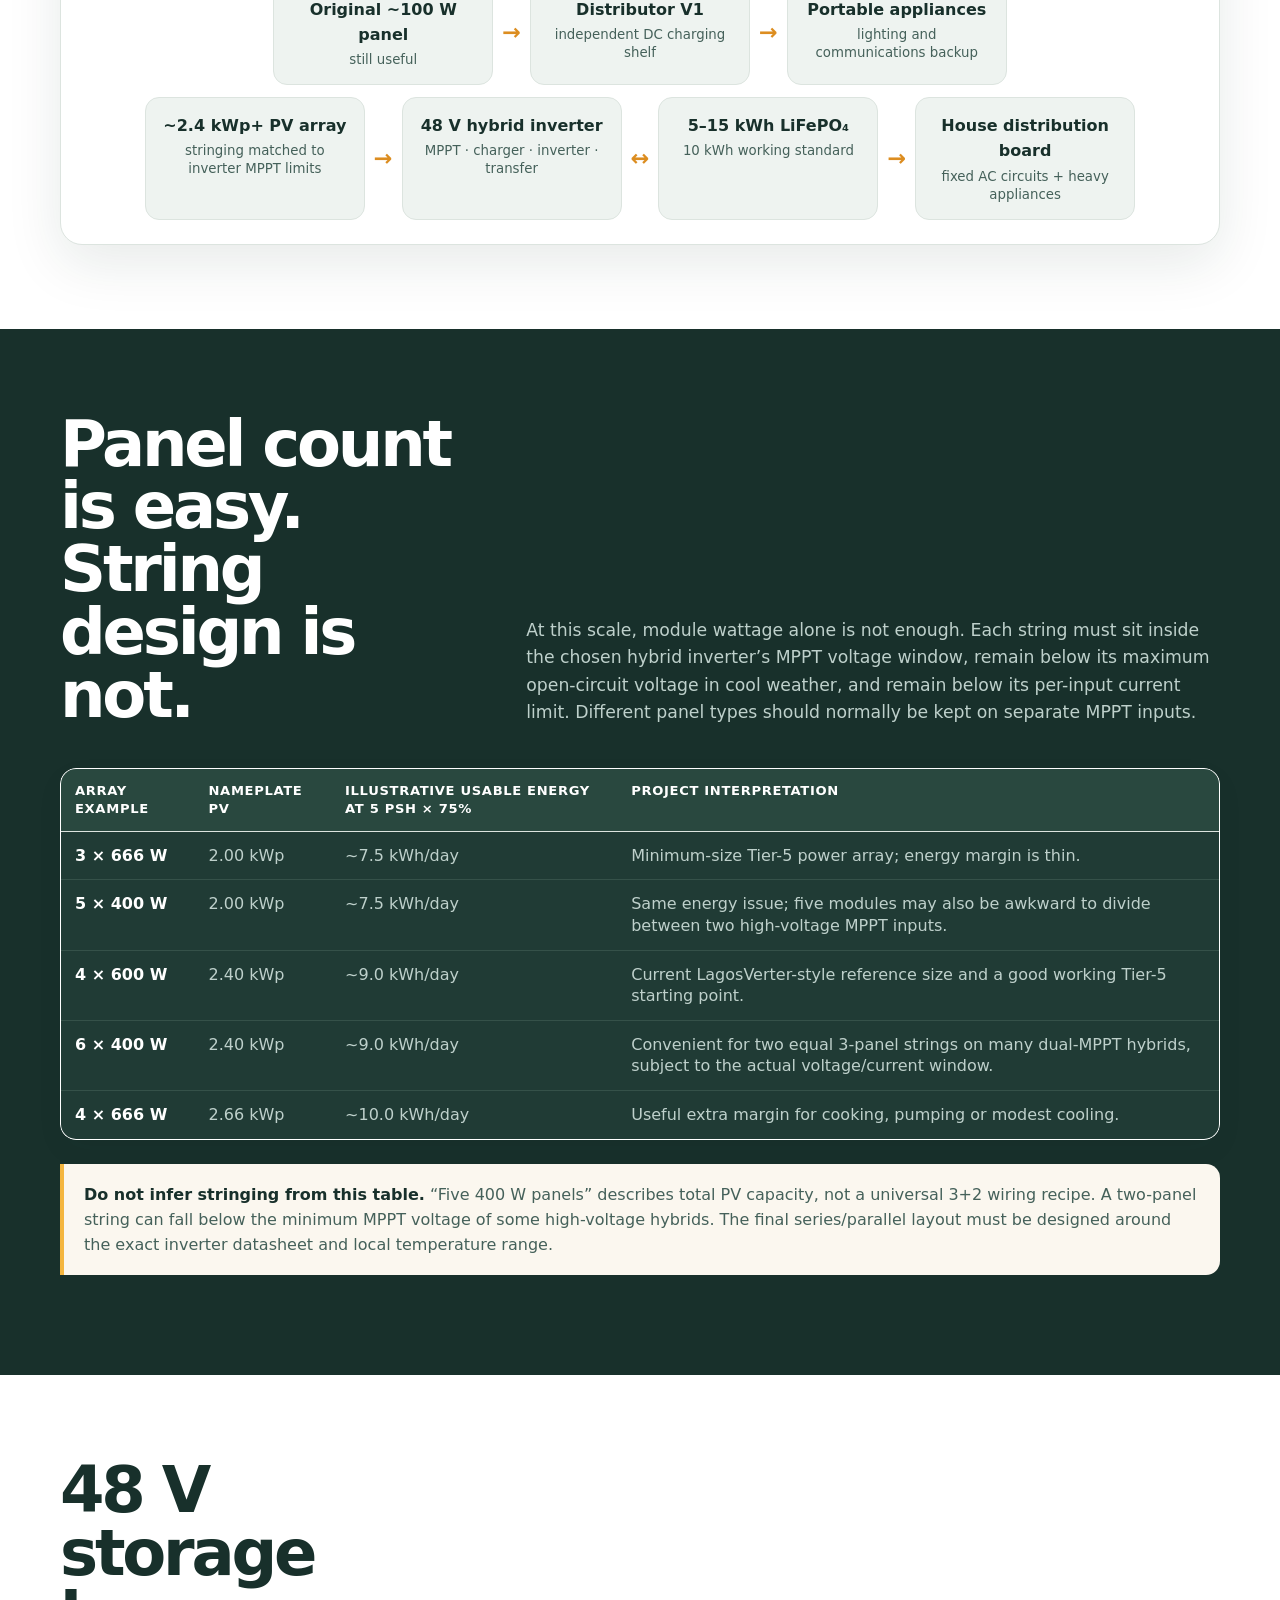
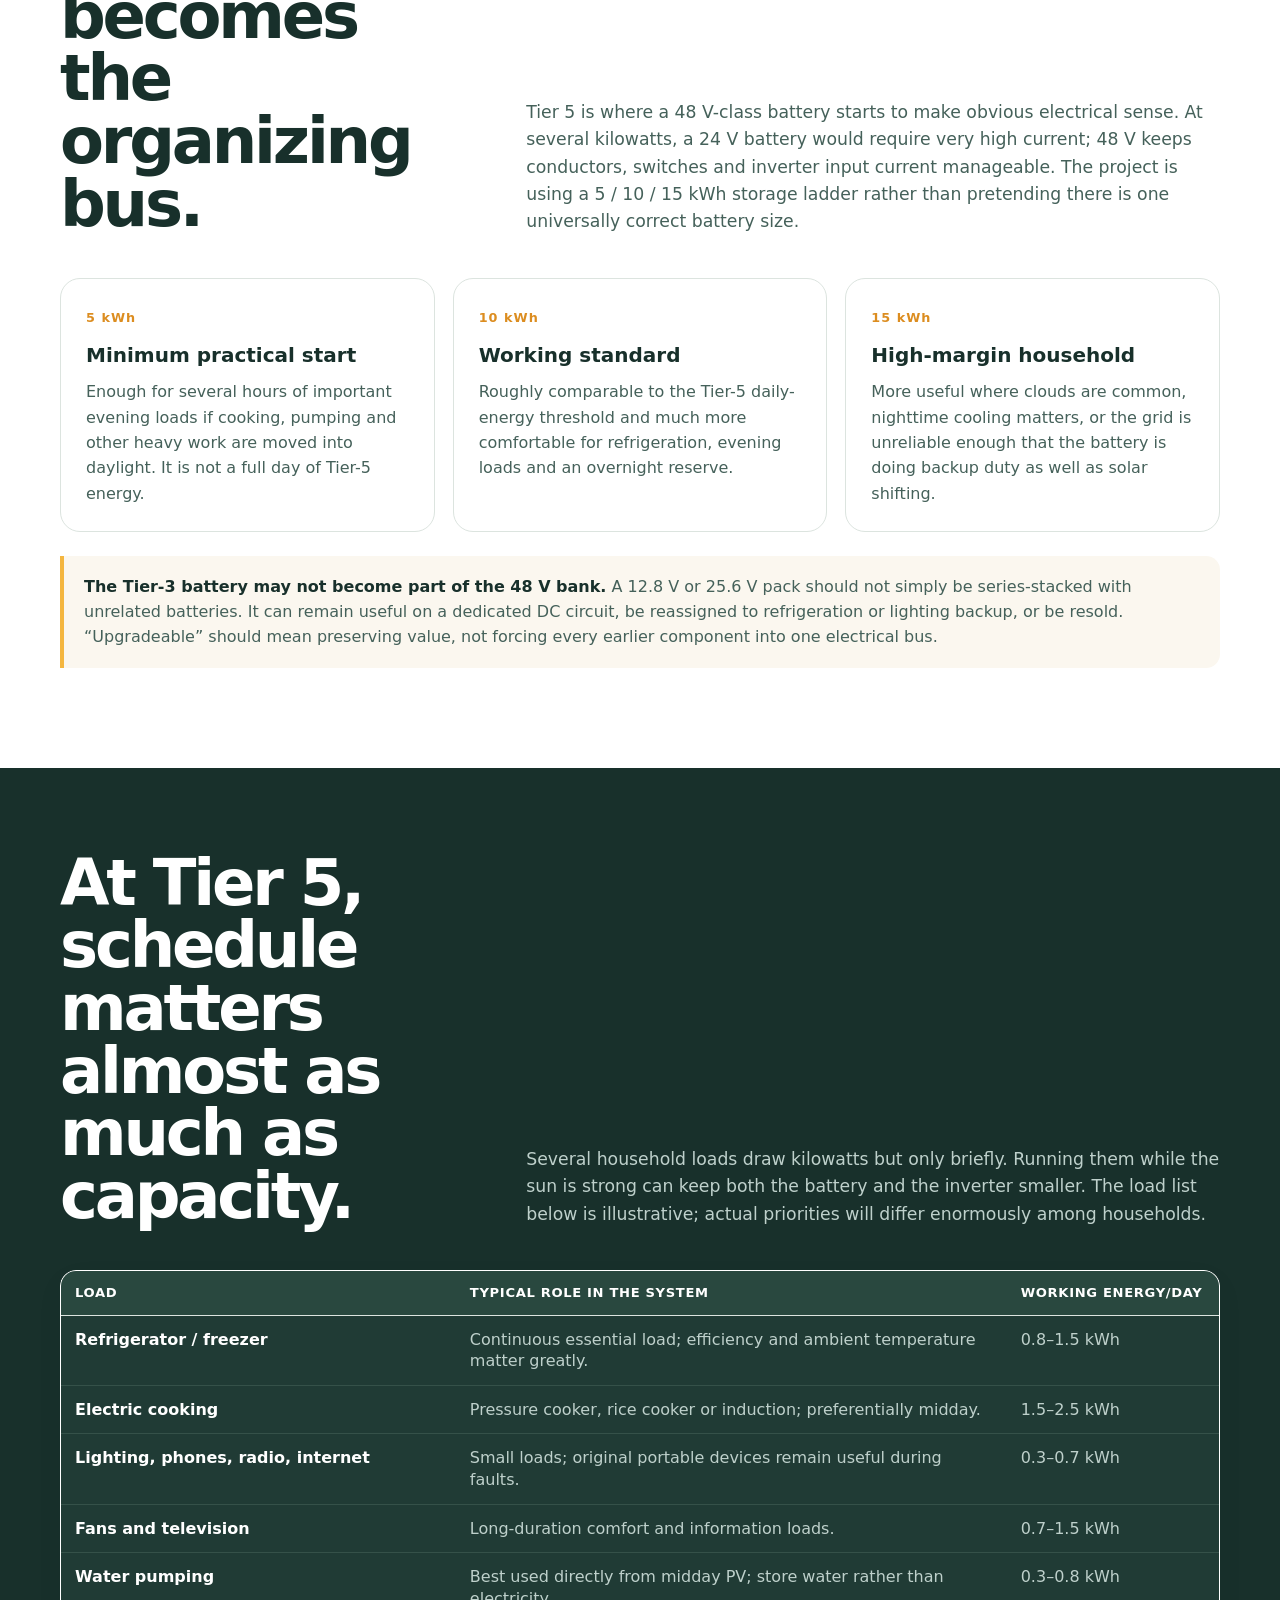
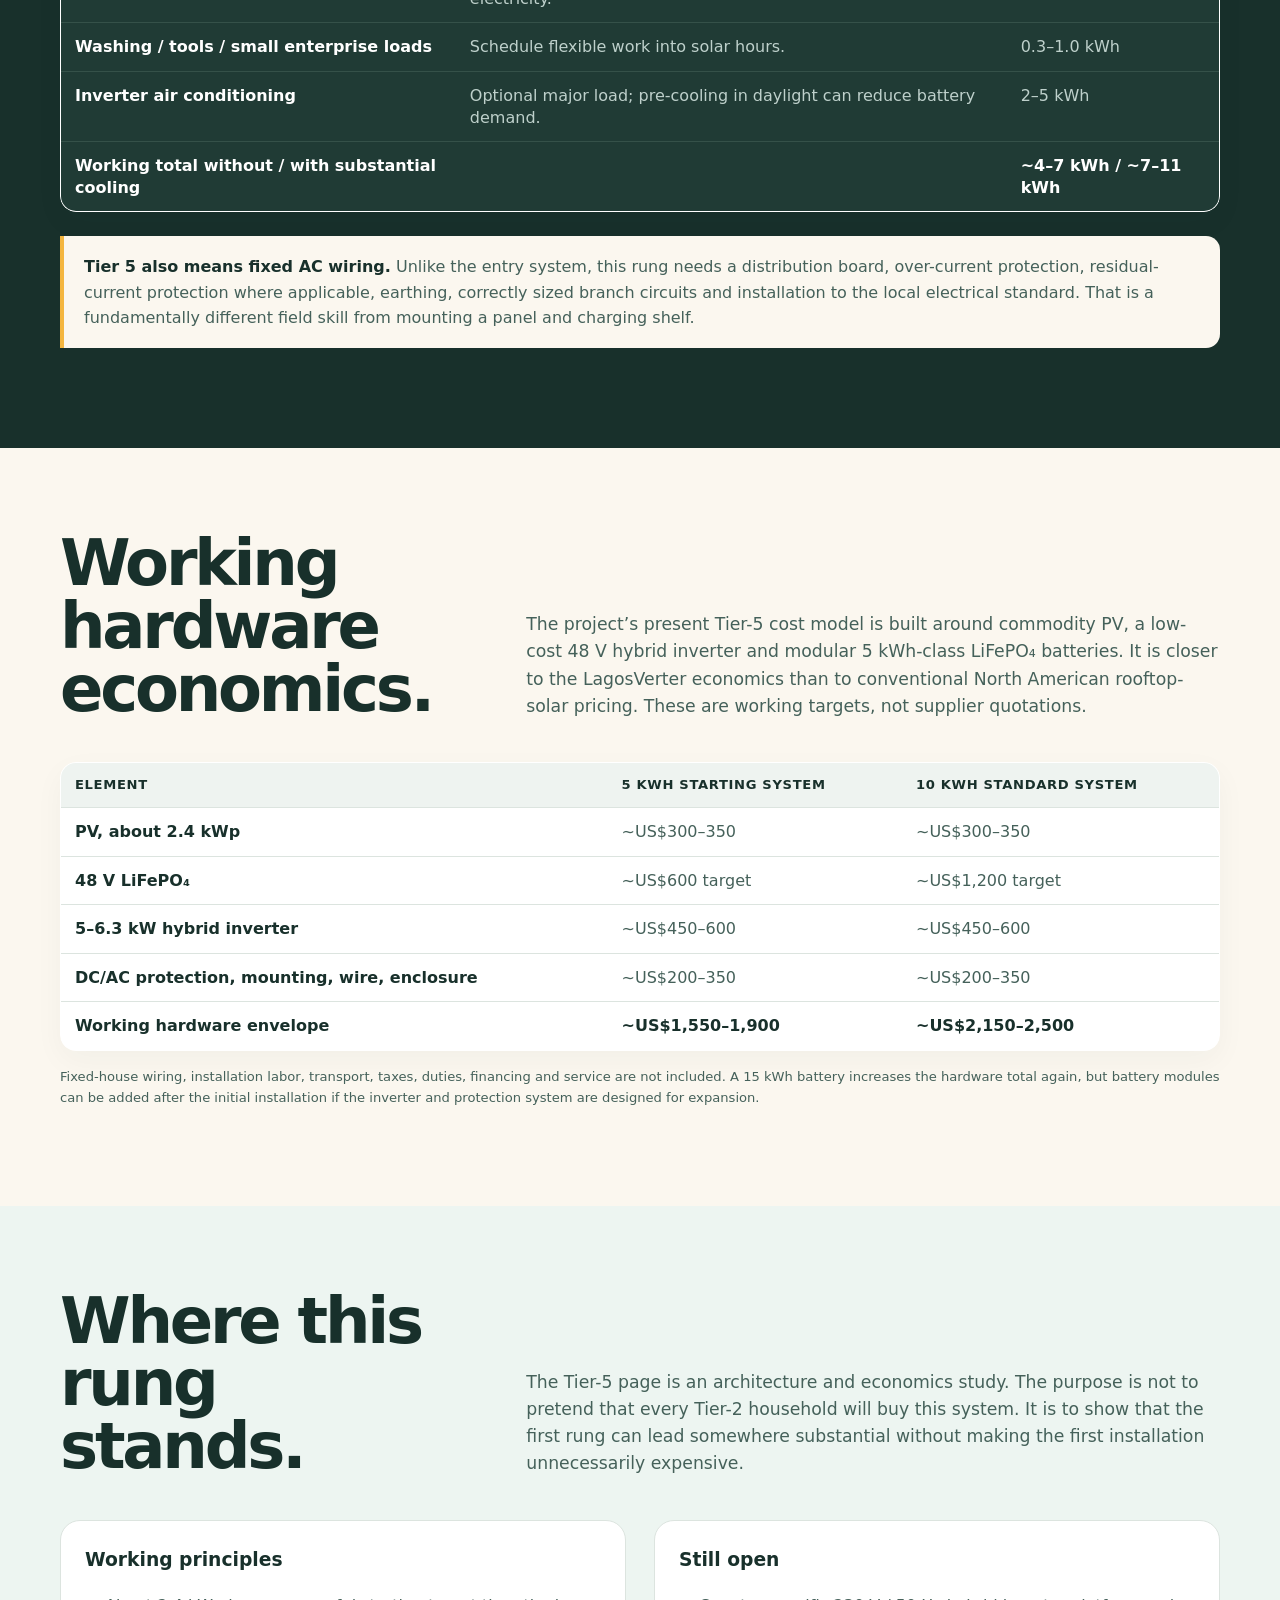
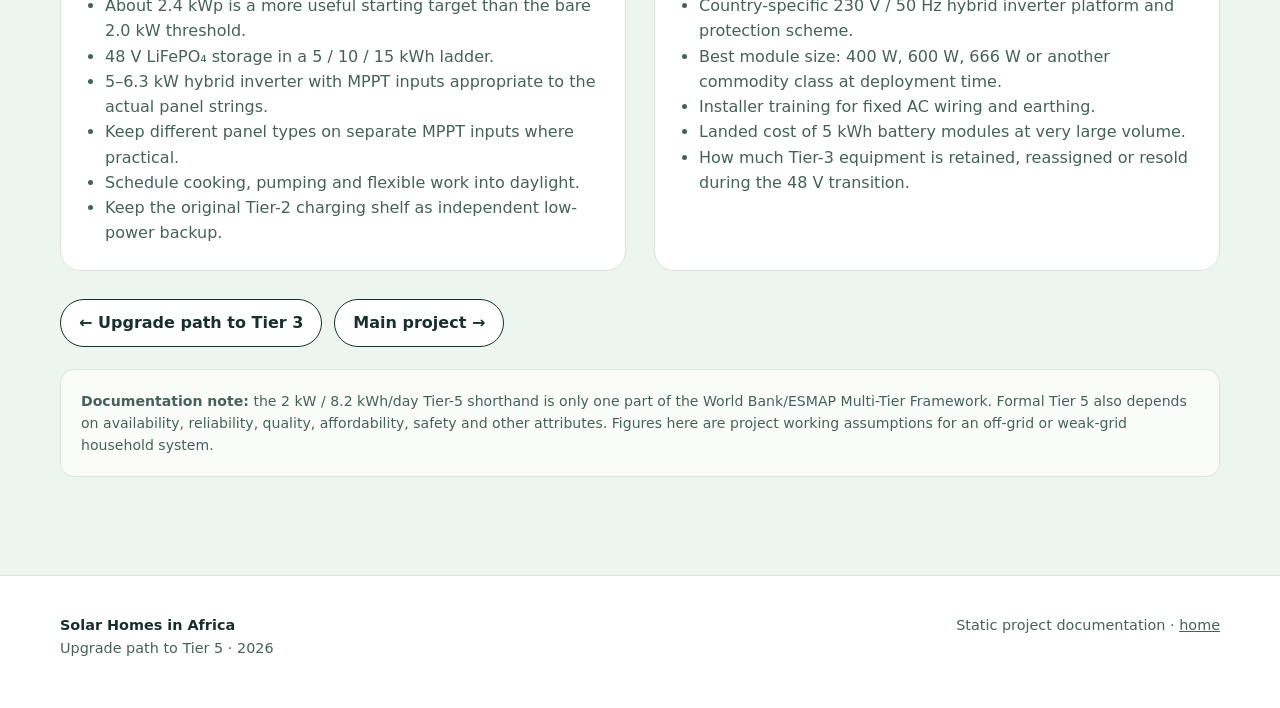
<file: Upgrade_Path_to_Tier-5.html>
<!doctype html>
<html lang="en">
<head>
  <meta charset="utf-8">
  <meta name="viewport" content="width=device-width, initial-scale=1">
  <title>Upgrade path to Tier 5 — Solar Homes in Africa</title>
  <meta name="description" content="Working path from the Tier-2 entry system through Tier 3 to Tier-5 household electrical service using roughly 2.4 kWp or more of PV, 48 V LiFePO4 storage and a 5–6 kW hybrid inverter.">
  <meta name="theme-color" content="#18302b">
  <link rel="icon" href="assets/logo-mark.svg" type="image/svg+xml">
  <link rel="stylesheet" href="styles.css?v=1.11">
</head>
<body>
<header class="site-header"><div class="container nav"><a class="brand" href="index.html"><img src="assets/logo-mark.svg" alt=""><span>Solar Homes in Africa<small>prototype project</small></span></a><nav class="nav-links" aria-label="Page navigation"><a href="index.html">Home</a><a href="#target">Target</a><a href="#array">PV</a><a href="#storage">Storage</a><a href="#loads">Loads</a><a href="#costs">Costs</a></nav></div></header>
<main>
<section class="subhero">
  <div class="container">
    <div class="breadcrumb"><a href="index.html">Solar Homes in Africa</a> / Upgrade path to Tier 5</div>
    <div class="eyebrow">Upgrade path · Tier 3 → Tier 5</div>
    <h1>Upgrade path to Tier&nbsp;5.</h1>
    <p class="lede">Tier 5 is no longer a charging shelf with extras. It is a real household power system: kilowatts of PV, a 48 V battery, a hybrid inverter and fixed AC circuits. The project’s working reference is roughly 2.4 kWp of panels, 5–15 kWh of LiFePO₄ storage and a 5–6.3 kW inverter — while keeping the original Tier-2 DC system as a small independent backup.</p>
    <div class="spec-grid">
      <div class="spec-card"><b>2.0 kW</b><span>Tier-5 minimum power-capacity shorthand</span></div>
      <div class="spec-card"><b>2.4–2.7 kWp</b><span>more practical working PV target</span></div>
      <div class="spec-card"><b>5 / 10 / 15 kWh</b><span>minimum / standard / high-margin storage ladder</span></div>
      <div class="spec-card"><b>5–6.3 kW</b><span>working hybrid-inverter class</span></div>
    </div>
  </div>
</section>

<section id="target">
  <div class="container">
    <div class="section-head"><h2>The threshold and the practical design are not the same thing.</h2><p>The Tier-5 shorthand is 2 kW of capacity and 8.2 kWh/day. Three 666 W panels or five 400 W panels are almost exactly 2.0 kWp and therefore satisfy the power threshold on paper. But at 5 peak-sun-hours and a conservative 75% net system yield, 2.0 kWp produces only about 7.5 kWh/day. The project therefore treats ~2.4 kWp as a more realistic starting array.</p></div>
    <div class="cards">
      <article class="card"><span class="num">MINIMUM</span><h3>3 × 666 W or 5 × 400 W</h3><p>About 2.0 kWp. This is the useful lower boundary for thinking about Tier 5, but it leaves little energy margin after real-world losses.</p></article>
      <article class="card"><span class="num">WORKING TARGET</span><h3>4 × 600 W or 6 × 400 W</h3><p>About 2.4 kWp. At 5 peak-sun-hours and 75% net yield, that is about 9 kWh/day — enough to clear the 8.2 kWh shorthand on a typical day.</p></article>
      <article class="card"><span class="num">MORE MARGIN</span><h3>4 × 666 W or similar</h3><p>About 2.66 kWp. More PV is often cheaper than more battery and makes cooking, pumping and cooling easier to schedule directly into daylight.</p></article>
    </div>
    <div class="architecture">
      <h3>The household grows around, rather than through, the original system.</h3>
      <div class="flow-row">
        <div class="flow-box"><strong>Original ~100 W panel</strong><small>still useful</small></div><div class="flow-arrow">→</div>
        <div class="flow-box"><strong>Distributor V1</strong><small>independent DC charging shelf</small></div><div class="flow-arrow">→</div>
        <div class="flow-box"><strong>Portable appliances</strong><small>lighting and communications backup</small></div>
      </div>
      <div class="flow-row" style="margin-top:12px">
        <div class="flow-box"><strong>~2.4 kWp+ PV array</strong><small>stringing matched to inverter MPPT limits</small></div><div class="flow-arrow">→</div>
        <div class="flow-box"><strong>48 V hybrid inverter</strong><small>MPPT · charger · inverter · transfer</small></div><div class="flow-arrow">↔</div>
        <div class="flow-box"><strong>5–15 kWh LiFePO₄</strong><small>10 kWh working standard</small></div><div class="flow-arrow">→</div>
        <div class="flow-box"><strong>House distribution board</strong><small>fixed AC circuits + heavy appliances</small></div>
      </div>
    </div>
  </div>
</section>

<section class="band" id="array">
  <div class="container">
    <div class="section-head"><h2>Panel count is easy. String design is not.</h2><p>At this scale, module wattage alone is not enough. Each string must sit inside the chosen hybrid inverter’s MPPT voltage window, remain below its maximum open-circuit voltage in cool weather, and remain below its per-input current limit. Different panel types should normally be kept on separate MPPT inputs.</p></div>
    <div class="reference-table-wrap"><table class="data-table reference-table">
      <thead><tr><th>Array example</th><th>Nameplate PV</th><th>Illustrative usable energy at 5 PSH × 75%</th><th>Project interpretation</th></tr></thead>
      <tbody>
        <tr><td><strong>3 × 666 W</strong></td><td>2.00 kWp</td><td>~7.5 kWh/day</td><td>Minimum-size Tier-5 power array; energy margin is thin.</td></tr>
        <tr><td><strong>5 × 400 W</strong></td><td>2.00 kWp</td><td>~7.5 kWh/day</td><td>Same energy issue; five modules may also be awkward to divide between two high-voltage MPPT inputs.</td></tr>
        <tr><td><strong>4 × 600 W</strong></td><td>2.40 kWp</td><td>~9.0 kWh/day</td><td>Current LagosVerter-style reference size and a good working Tier-5 starting point.</td></tr>
        <tr><td><strong>6 × 400 W</strong></td><td>2.40 kWp</td><td>~9.0 kWh/day</td><td>Convenient for two equal 3-panel strings on many dual-MPPT hybrids, subject to the actual voltage/current window.</td></tr>
        <tr><td><strong>4 × 666 W</strong></td><td>2.66 kWp</td><td>~10.0 kWh/day</td><td>Useful extra margin for cooking, pumping or modest cooling.</td></tr>
      </tbody>
    </table></div>
    <p class="callout" style="margin-top:24px"><strong>Do not infer stringing from this table.</strong> “Five 400 W panels” describes total PV capacity, not a universal 3+2 wiring recipe. A two-panel string can fall below the minimum MPPT voltage of some high-voltage hybrids. The final series/parallel layout must be designed around the exact inverter datasheet and local temperature range.</p>
  </div>
</section>

<section id="storage">
  <div class="container">
    <div class="section-head"><h2>48 V storage becomes the organizing bus.</h2><p>Tier 5 is where a 48 V-class battery starts to make obvious electrical sense. At several kilowatts, a 24 V battery would require very high current; 48 V keeps conductors, switches and inverter input current manageable. The project is using a 5 / 10 / 15 kWh storage ladder rather than pretending there is one universally correct battery size.</p></div>
    <div class="cards">
      <article class="card"><span class="num">5 kWh</span><h3>Minimum practical start</h3><p>Enough for several hours of important evening loads if cooking, pumping and other heavy work are moved into daylight. It is not a full day of Tier-5 energy.</p></article>
      <article class="card"><span class="num">10 kWh</span><h3>Working standard</h3><p>Roughly comparable to the Tier-5 daily-energy threshold and much more comfortable for refrigeration, evening loads and an overnight reserve.</p></article>
      <article class="card"><span class="num">15 kWh</span><h3>High-margin household</h3><p>More useful where clouds are common, nighttime cooling matters, or the grid is unreliable enough that the battery is doing backup duty as well as solar shifting.</p></article>
    </div>
    <p class="callout" style="margin-top:24px"><strong>The Tier-3 battery may not become part of the 48 V bank.</strong> A 12.8 V or 25.6 V pack should not simply be series-stacked with unrelated batteries. It can remain useful on a dedicated DC circuit, be reassigned to refrigeration or lighting backup, or be resold. “Upgradeable” should mean preserving value, not forcing every earlier component into one electrical bus.</p>
  </div>
</section>

<section class="band" id="loads">
  <div class="container">
    <div class="section-head"><h2>At Tier 5, schedule matters almost as much as capacity.</h2><p>Several household loads draw kilowatts but only briefly. Running them while the sun is strong can keep both the battery and the inverter smaller. The load list below is illustrative; actual priorities will differ enormously among households.</p></div>
    <div class="reference-table-wrap"><table class="data-table reference-table">
      <thead><tr><th>Load</th><th>Typical role in the system</th><th>Working energy/day</th></tr></thead>
      <tbody>
        <tr><td><strong>Refrigerator / freezer</strong></td><td>Continuous essential load; efficiency and ambient temperature matter greatly.</td><td>0.8–1.5 kWh</td></tr>
        <tr><td><strong>Electric cooking</strong></td><td>Pressure cooker, rice cooker or induction; preferentially midday.</td><td>1.5–2.5 kWh</td></tr>
        <tr><td><strong>Lighting, phones, radio, internet</strong></td><td>Small loads; original portable devices remain useful during faults.</td><td>0.3–0.7 kWh</td></tr>
        <tr><td><strong>Fans and television</strong></td><td>Long-duration comfort and information loads.</td><td>0.7–1.5 kWh</td></tr>
        <tr><td><strong>Water pumping</strong></td><td>Best used directly from midday PV; store water rather than electricity.</td><td>0.3–0.8 kWh</td></tr>
        <tr><td><strong>Washing / tools / small enterprise loads</strong></td><td>Schedule flexible work into solar hours.</td><td>0.3–1.0 kWh</td></tr>
        <tr><td><strong>Inverter air conditioning</strong></td><td>Optional major load; pre-cooling in daylight can reduce battery demand.</td><td>2–5 kWh</td></tr>
        <tr><td><strong>Working total without / with substantial cooling</strong></td><td></td><td><strong>~4–7 kWh / ~7–11 kWh</strong></td></tr>
      </tbody>
    </table></div>
    <p class="callout" style="margin-top:24px"><strong>Tier 5 also means fixed AC wiring.</strong> Unlike the entry system, this rung needs a distribution board, over-current protection, residual-current protection where applicable, earthing, correctly sized branch circuits and installation to the local electrical standard. That is a fundamentally different field skill from mounting a panel and charging shelf.</p>
  </div>
</section>

<section class="finance" id="costs">
  <div class="container">
    <div class="section-head"><h2>Working hardware economics.</h2><p>The project’s present Tier-5 cost model is built around commodity PV, a low-cost 48 V hybrid inverter and modular 5 kWh-class LiFePO₄ batteries. It is closer to the LagosVerter economics than to conventional North American rooftop-solar pricing. These are working targets, not supplier quotations.</p></div>
    <div class="reference-table-wrap"><table class="data-table reference-table">
      <thead><tr><th>Element</th><th>5 kWh starting system</th><th>10 kWh standard system</th></tr></thead>
      <tbody>
        <tr><td><strong>PV, about 2.4 kWp</strong></td><td>~US$300–350</td><td>~US$300–350</td></tr>
        <tr><td><strong>48 V LiFePO₄</strong></td><td>~US$600 target</td><td>~US$1,200 target</td></tr>
        <tr><td><strong>5–6.3 kW hybrid inverter</strong></td><td>~US$450–600</td><td>~US$450–600</td></tr>
        <tr><td><strong>DC/AC protection, mounting, wire, enclosure</strong></td><td>~US$200–350</td><td>~US$200–350</td></tr>
        <tr><td><strong>Working hardware envelope</strong></td><td><strong>~US$1,550–1,900</strong></td><td><strong>~US$2,150–2,500</strong></td></tr>
      </tbody>
    </table></div>
    <p class="assumption" style="margin-top:16px">Fixed-house wiring, installation labor, transport, taxes, duties, financing and service are not included. A 15 kWh battery increases the hardware total again, but battery modules can be added after the initial installation if the inverter and protection system are designed for expansion.</p>
  </div>
</section>

<section class="status" id="status">
  <div class="container">
    <div class="section-head"><h2>Where this rung stands.</h2><p>The Tier-5 page is an architecture and economics study. The purpose is not to pretend that every Tier-2 household will buy this system. It is to show that the first rung can lead somewhere substantial without making the first installation unnecessarily expensive.</p></div>
    <div class="status-grid">
      <div class="status-block"><h3>Working principles</h3><ul><li>About 2.4 kWp is a more useful starting target than the bare 2.0 kW threshold.</li><li>48 V LiFePO₄ storage in a 5 / 10 / 15 kWh ladder.</li><li>5–6.3 kW hybrid inverter with MPPT inputs appropriate to the actual panel strings.</li><li>Keep different panel types on separate MPPT inputs where practical.</li><li>Schedule cooking, pumping and flexible work into daylight.</li><li>Keep the original Tier-2 charging shelf as independent low-power backup.</li></ul></div>
      <div class="status-block"><h3>Still open</h3><ul><li>Country-specific 230 V / 50 Hz hybrid inverter platform and protection scheme.</li><li>Best module size: 400 W, 600 W, 666 W or another commodity class at deployment time.</li><li>Installer training for fixed AC wiring and earthing.</li><li>Landed cost of 5 kWh battery modules at very large volume.</li><li>How much Tier-3 equipment is retained, reassigned or resold during the 48 V transition.</li></ul></div>
    </div>
    <div class="page-footer-links"><a class="button secondary" href="Upgrade_Path_to_Tier-3.html">← Upgrade path to Tier 3</a><a class="button secondary" href="index.html">Main project →</a></div>
    <p class="disclaimer" style="margin-top:22px"><strong>Documentation note:</strong> the 2 kW / 8.2 kWh/day Tier-5 shorthand is only one part of the World Bank/ESMAP Multi-Tier Framework. Formal Tier 5 also depends on availability, reliability, quality, affordability, safety and other attributes. Figures here are project working assumptions for an off-grid or weak-grid household system.</p>
  </div>
</section>
</main>
<footer><div class="container footer-grid"><div><strong>Solar Homes in Africa</strong><br>Upgrade path to Tier 5 · 2026</div><div>Static project documentation · <a href="index.html">home</a></div></div></footer>
<script src="script.js"></script>
</body>
</html>
</file>
<file: styles.css>
:root {
  --ink:#18302b;
  --ink-soft:#45615a;
  --sun:#f4b63f;
  --sun-deep:#dc8d20;
  --leaf:#1f7a63;
  --teal:#0d9ba2;
  --cream:#fbf7ef;
  --paper:#ffffff;
  --line:#dce4df;
  --muted:#eef3f0;
  --shadow:0 18px 55px rgba(24,48,43,.10);
}
*{box-sizing:border-box}
html{scroll-behavior:smooth}
body{margin:0;font-family:Inter,ui-sans-serif,system-ui,-apple-system,BlinkMacSystemFont,"Segoe UI",sans-serif;color:var(--ink);background:var(--paper);line-height:1.58}
a{color:inherit}
img{max-width:100%;display:block}
.container{width:min(1160px,calc(100% - 40px));margin:0 auto}
.site-header{position:sticky;top:0;z-index:10;background:rgba(255,255,255,.94);backdrop-filter:blur(12px);border-bottom:1px solid rgba(220,228,223,.9)}
.nav{height:72px;display:flex;align-items:center;justify-content:space-between;gap:24px}
.brand{display:flex;align-items:center;gap:11px;text-decoration:none;font-weight:800;letter-spacing:-.02em}.brand img{width:38px;height:38px}.brand small{display:block;font-weight:600;color:var(--ink-soft);font-size:.72rem;letter-spacing:.06em;text-transform:uppercase}
.nav-links{display:flex;align-items:center;gap:22px;font-size:.95rem}.nav-links a{text-decoration:none;color:var(--ink-soft)}.nav-links a:hover{color:var(--ink)}
.hero{background:linear-gradient(145deg,#fff 0%,#fbf7ef 58%,#eef7f3 100%);padding:86px 0 72px;border-bottom:1px solid var(--line)}
.hero-grid{display:grid;grid-template-columns:1.08fr .92fr;gap:58px;align-items:center}
.eyebrow{display:inline-flex;gap:8px;align-items:center;font-weight:800;text-transform:uppercase;letter-spacing:.12em;font-size:.76rem;color:var(--leaf);margin-bottom:18px}.eyebrow:before{content:"";width:26px;height:3px;background:var(--sun);border-radius:3px}
h1{font-size:clamp(3rem,7vw,6.4rem);line-height:.91;letter-spacing:-.065em;margin:0 0 24px;max-width:850px}.hero p{font-size:clamp(1.08rem,2vw,1.32rem);color:var(--ink-soft);max-width:720px;margin:0 0 28px}.hero-actions{display:flex;flex-wrap:wrap;gap:12px;margin:30px 0}.button{display:inline-flex;align-items:center;justify-content:center;min-height:48px;padding:0 18px;border-radius:999px;text-decoration:none;font-weight:800;border:1px solid var(--ink)}.button.primary{background:var(--ink);color:white}.button.secondary{background:white}.microcopy{font-size:.86rem!important;color:#6d807b!important}
.hero-card{background:white;border:1px solid var(--line);border-radius:26px;overflow:hidden;box-shadow:var(--shadow)}.hero-card img{aspect-ratio:4/4.7;object-fit:cover;width:100%}.hero-card .caption{padding:18px 20px 22px;color:var(--ink-soft);font-size:.9rem}.hero-card strong{color:var(--ink)}
.stats{padding:26px 0;border-bottom:1px solid var(--line);background:white}.stats-grid{display:grid;grid-template-columns:repeat(4,1fr);gap:1px;background:var(--line);border:1px solid var(--line);border-radius:18px;overflow:hidden}.stat{background:white;padding:22px}.stat b{font-size:1.65rem;display:block;letter-spacing:-.04em}.stat span{color:var(--ink-soft);font-size:.88rem}
section{padding:84px 0}.section-head{display:grid;grid-template-columns:.75fr 1.25fr;gap:50px;margin-bottom:42px;align-items:end}.section-head h2{font-size:clamp(2.1rem,5vw,4rem);line-height:.98;letter-spacing:-.05em;margin:0}.section-head p{font-size:1.08rem;color:var(--ink-soft);margin:0;max-width:700px}
.cards{display:grid;grid-template-columns:repeat(3,1fr);gap:18px}.card{border:1px solid var(--line);border-radius:20px;padding:25px;background:white}.card .num{font-size:.8rem;font-weight:900;color:var(--sun-deep);letter-spacing:.08em}.card h3{font-size:1.25rem;margin:11px 0 8px}.card p{margin:0;color:var(--ink-soft)}
.band{background:var(--ink);color:white}.band .section-head p,.band .muted{color:#bed0cb}.band .eyebrow{color:#8ed6c6}.band .card{background:#203b35;border-color:#355149}.band .card p{color:#bed0cb}.band .card h3{color:white}
.tier-link{color:#a7e4d6;text-decoration-thickness:1px;text-underline-offset:3px;white-space:nowrap}.tier-note{margin-top:22px;padding:16px 18px;border:1px solid #355149;border-radius:14px;background:#203b35;color:#bed0cb;font-size:.91rem;line-height:1.55}.tier-note strong{color:white}.tier-note a{color:#a7e4d6;text-underline-offset:3px}
.split{display:grid;grid-template-columns:1fr 1fr;gap:44px;align-items:center}.photo-frame{border-radius:24px;overflow:hidden;border:1px solid var(--line);background:#f4f4f4;box-shadow:var(--shadow)}.photo-frame img{width:100%;height:auto}.board-view{margin-top:28px}.board-view .photo-frame{margin:0}.board-view img{width:100%;height:auto;object-fit:contain;background:#fff}.kicker{font-weight:900;color:var(--leaf);text-transform:uppercase;letter-spacing:.12em;font-size:.75rem}.split h2{font-size:clamp(2.2rem,4vw,3.8rem);line-height:1;letter-spacing:-.05em;margin:10px 0 18px}.split p{color:var(--ink-soft);font-size:1.05rem}.bullet-list{display:grid;gap:12px;margin-top:22px}.bullet{display:grid;grid-template-columns:28px 1fr;gap:10px;align-items:start}.bullet i{display:grid;place-items:center;width:24px;height:24px;background:#e8f4ef;border-radius:50%;font-style:normal;font-weight:900;color:var(--leaf)}
.finance{background:var(--cream)}.finance-box{display:grid;grid-template-columns:.75fr 1.25fr;gap:34px;background:white;border:1px solid var(--line);border-radius:26px;padding:30px;box-shadow:var(--shadow)}.price{font-size:clamp(3rem,7vw,6rem);font-weight:900;line-height:.85;letter-spacing:-.07em}.price small{display:block;font-size:1rem;letter-spacing:0;color:var(--ink-soft);margin-top:15px}.formula{display:grid;grid-template-columns:repeat(3,1fr);gap:12px;margin-top:20px}.formula div{background:var(--muted);border-radius:14px;padding:15px}.formula b{display:block;font-size:1.25rem}.formula span{font-size:.85rem;color:var(--ink-soft)}
.gallery{display:grid;grid-template-columns:1.25fr .75fr;gap:18px}.gallery .wide{grid-row:span 2}.gallery figure{margin:0;border:1px solid var(--line);border-radius:20px;overflow:hidden;background:#fff}.gallery figcaption{padding:13px 15px;color:var(--ink-soft);font-size:.86rem;border-top:1px solid var(--line)}.gallery img{width:100%;height:100%;object-fit:cover}.gallery .wide img{object-fit:contain;background:#fff}
.addons{display:grid;grid-template-columns:repeat(4,1fr);gap:14px}.addon{border-top:3px solid var(--sun);background:#fff;border-radius:0 0 16px 16px;padding:18px 16px;border-left:1px solid var(--line);border-right:1px solid var(--line);border-bottom:1px solid var(--line)}.addon b{display:block;margin-bottom:5px}.addon span{font-size:.88rem;color:var(--ink-soft)}
.status{background:#edf5f1}.status-grid{display:grid;grid-template-columns:1fr 1fr;gap:28px}.status-block{background:white;border-radius:20px;border:1px solid var(--line);padding:24px}.status-block h3{margin-top:0}.status-block ul{margin:0;padding-left:20px;color:var(--ink-soft)}
.disclaimer{font-size:.88rem;color:var(--ink-soft);padding:20px;border:1px solid var(--line);border-radius:14px;background:#fafcfa}
footer{padding:38px 0 48px;border-top:1px solid var(--line);color:var(--ink-soft);font-size:.9rem}.footer-grid{display:flex;justify-content:space-between;gap:30px;align-items:flex-start}.footer-grid strong{color:var(--ink)}
@media (max-width:900px){.nav-links{display:none}.hero-grid,.section-head,.split,.finance-box,.status-grid{grid-template-columns:1fr}.hero{padding-top:55px}.stats-grid{grid-template-columns:1fr 1fr}.cards{grid-template-columns:1fr 1fr}.addons{grid-template-columns:1fr 1fr}.gallery{grid-template-columns:1fr}.gallery .wide{grid-row:auto}.hero-card img{aspect-ratio:4/4;object-position:center 35%}}
@media (max-width:560px){.container{width:min(100% - 24px,1160px)}.cards,.addons,.stats-grid,.formula{grid-template-columns:1fr}.hero{padding:42px 0 52px}section{padding:58px 0}.hero-actions{align-items:stretch;flex-direction:column}.button{width:100%}.footer-grid{display:block}.footer-grid div+div{margin-top:18px}}

/* Appliance examples assembled from the user's reference collage. */
.appliance-gallery{display:grid;grid-template-columns:1.35fr .85fr .85fr;gap:16px;margin:0 0 16px}
.appliance-card{margin:0;border:1px solid var(--line);border-radius:18px;overflow:hidden;background:#fff;box-shadow:0 10px 30px rgba(24,48,43,.06);display:flex;flex-direction:column}
.appliance-card img{width:100%;height:230px;object-fit:contain;background:#fff;padding:6px}
.appliance-card figcaption{padding:13px 15px 15px;color:var(--ink-soft);font-size:.88rem;border-top:1px solid var(--line);line-height:1.45}
.appliance-card figcaption strong{color:var(--ink)}
.appliance-wide{grid-row:span 2}
.appliance-wide img{height:100%;min-height:430px}
.appliance-phone img{object-position:center}
.appliance-note{margin:0 0 28px;color:var(--ink-soft);font-size:.86rem}
@media (max-width:900px){.appliance-gallery{grid-template-columns:1fr 1fr}.appliance-wide{grid-row:auto;grid-column:span 2}.appliance-wide img{height:300px;min-height:0}.appliance-card img{height:220px}}
@media (max-width:560px){.appliance-gallery{grid-template-columns:1fr}.appliance-wide{grid-column:auto}.appliance-wide img,.appliance-card img{height:auto;max-height:340px}.appliance-card img{object-fit:contain}}


/* Design-study pages */
.project-links a.card{text-decoration:none;color:inherit;transition:transform .16s ease,border-color .16s ease}.project-links a.card:hover{transform:translateY(-2px);border-color:#4d6c63}.project-cta{display:inline-block;margin-top:16px;color:#a7e4d6;font-weight:800;font-size:.9rem}.subhero{background:linear-gradient(145deg,#fff 0%,#fbf7ef 55%,#eef7f3 100%);padding:58px 0 52px;border-bottom:1px solid var(--line)}.breadcrumb{font-size:.84rem;color:var(--ink-soft);margin-bottom:22px}.breadcrumb a{text-underline-offset:3px}.subhero h1{font-size:clamp(2.7rem,6vw,5.4rem);max-width:980px}.subhero .lede{font-size:clamp(1.05rem,2vw,1.28rem);color:var(--ink-soft);max-width:850px;margin:0}.spec-grid{display:grid;grid-template-columns:repeat(4,1fr);gap:12px;margin-top:32px}.spec-card{background:white;border:1px solid var(--line);border-radius:16px;padding:18px;box-shadow:0 10px 30px rgba(24,48,43,.05)}.spec-card b{display:block;font-size:1.45rem;letter-spacing:-.04em}.spec-card span{font-size:.84rem;color:var(--ink-soft)}.architecture{margin-top:30px;border:1px solid var(--line);border-radius:22px;padding:24px;background:#fff;box-shadow:var(--shadow)}.architecture h3{margin:0 0 18px}.flow-row{display:flex;align-items:stretch;justify-content:center;gap:9px;flex-wrap:wrap}.flow-box{min-width:145px;flex:1 1 145px;max-width:220px;padding:15px 14px;border-radius:14px;background:var(--muted);border:1px solid var(--line);text-align:center}.flow-box strong{display:block;margin-bottom:4px}.flow-box small{display:block;color:var(--ink-soft);line-height:1.35}.flow-arrow{display:grid;place-items:center;font-weight:900;color:var(--sun-deep);font-size:1.4rem}.data-table{width:100%;border-collapse:collapse;background:#fff;border:1px solid var(--line);border-radius:16px;overflow:hidden}.data-table th,.data-table td{padding:13px 14px;border-bottom:1px solid var(--line);text-align:left;vertical-align:top}.data-table th{background:var(--muted);font-size:.82rem;text-transform:uppercase;letter-spacing:.05em}.data-table td{color:var(--ink-soft)}.data-table tr:last-child td{border-bottom:0}.data-table strong{color:var(--ink)}.callout{border-left:4px solid var(--sun);padding:18px 20px;background:var(--cream);border-radius:0 14px 14px 0;color:var(--ink-soft)}.callout strong{color:var(--ink)}.page-footer-links{display:flex;gap:12px;flex-wrap:wrap;margin-top:28px}.mini-tag{display:inline-block;padding:5px 9px;border-radius:999px;background:#e8f4ef;color:var(--leaf);font-size:.75rem;font-weight:800;text-transform:uppercase;letter-spacing:.06em}.band .mini-tag{background:#29483f;color:#a7e4d6}.band .data-table{border-color:#355149}.band .data-table th{background:#29483f;color:white}.band .data-table td{background:#203b35;color:#bed0cb;border-color:#355149}.band .data-table strong{color:white}.assumption{font-size:.82rem;color:var(--ink-soft)}
@media (max-width:900px){.spec-grid{grid-template-columns:1fr 1fr}.flow-arrow{display:none}}
@media (max-width:560px){.spec-grid{grid-template-columns:1fr}.data-table{font-size:.9rem}.data-table th,.data-table td{padding:10px}.subhero{padding:42px 0}.flow-box{max-width:none;flex-basis:100%}}

/* v1.8: charging-hub explanation and productive-use grouping */
.hub-note{margin-top:22px;padding:18px 20px;border:1px solid var(--line);border-left:4px solid var(--leaf);border-radius:0 14px 14px 0;background:#f4faf7;color:var(--ink-soft);line-height:1.55}.hub-note strong{color:var(--ink)}
.charging-flow{margin-top:22px}.charging-flow .flow-box{min-width:170px}.charging-flow .flow-box:last-child{background:#fff8e6;border-color:#eadbb0}.emulator-callout{margin:-14px 0 28px}.addon-group{margin-top:30px}.addon-group:first-of-type{margin-top:0}.addon-group h3{font-size:1.35rem;margin:0 0 5px}.addon-group>p{margin:0 0 14px;color:var(--ink-soft);max-width:780px}
@media (max-width:900px){.charging-flow .flow-box{max-width:none}.emulator-callout{margin-top:0}}


/* v1.9: charging-flow spacing and low-key reference tables */
.charging-flow .flow-box strong::after{content:"";display:inline-block;width:.4em}
.reference-notes{margin-top:20px;display:flex;align-items:center;flex-wrap:wrap;gap:6px;color:#7a8985;font-size:.72rem;line-height:1.35}
.reference-notes>span{margin-right:2px}
.reference-notes a{display:inline-block;padding:3px 7px;border:1px solid var(--line);border-radius:999px;background:#fff;color:#647873;text-decoration:none;font-weight:700}
.reference-notes a:hover{border-color:#9eb2ac;color:var(--ink)}
.reference-hero{padding:54px 0 40px;background:linear-gradient(145deg,#fff 0%,#fbf7ef 62%,#eef7f3 100%);border-bottom:1px solid var(--line)}
.reference-hero h1{font-size:clamp(2.4rem,5vw,4.6rem);line-height:.98;letter-spacing:-.055em;margin:10px 0 18px;max-width:980px}
.reference-hero .lede{font-size:1.05rem;color:var(--ink-soft);max-width:800px;margin:0}
.reference-section{padding:48px 0 64px}
.reference-intro{max-width:860px;color:var(--ink-soft);margin:0 0 20px}
.reference-table-wrap{width:100%;overflow-x:auto;border-radius:16px;box-shadow:0 10px 30px rgba(24,48,43,.04)}
.reference-table{min-width:720px;margin:0}
.reference-table.wide-table{min-width:1120px;font-size:.84rem}
.reference-table th{position:sticky;top:0;z-index:1}
.reference-table td,.reference-table th{line-height:1.35}
.reference-table.wide-table td:not(:first-child),.reference-table.wide-table th:not(:first-child){white-space:nowrap}
.reference-source{margin:18px 0 0;color:#7a8985;font-size:.76rem;max-width:900px}
.reference-back{margin-top:24px;font-size:.84rem}
.reference-back a{color:var(--leaf);font-weight:800;text-underline-offset:3px}
@media (max-width:560px){
  .reference-hero{padding:40px 0 32px}
  .reference-section{padding:34px 0 50px}
  .reference-notes{font-size:.69rem}
}

/* v1.10: broaden the phone/accessories card for three representative devices */
.appliance-phone{grid-column:span 2}
.appliance-phone img{height:230px;object-fit:contain;background:#fff;padding:6px}
@media (max-width:900px){.appliance-phone{grid-column:span 2}}
@media (max-width:560px){.appliance-phone{grid-column:auto}.appliance-phone img{height:auto;max-height:320px}}


/* v1.11: modestly emphasized upgrade-path links above the reference footnotes */
.upgrade-notes{margin-top:20px;margin-bottom:9px;display:flex;align-items:center;flex-wrap:wrap;gap:8px;color:#61736e;font-size:.8rem;line-height:1.25}
.upgrade-notes>span{font-weight:800;color:var(--ink-soft);margin-right:2px}
.upgrade-notes a{display:inline-flex;align-items:baseline;gap:7px;padding:6px 10px;border:1px solid #a9c6bc;border-radius:999px;background:#f6fbf8;color:var(--ink);text-decoration:none}
.upgrade-notes a:hover{border-color:var(--leaf);background:#eef8f3}
.upgrade-notes strong{font-size:.8rem}
.upgrade-notes small{font-size:.7rem;color:#70827d}
@media (max-width:560px){.upgrade-notes{align-items:flex-start}.upgrade-notes>span{width:100%}.upgrade-notes a{max-width:100%}}
</file>
